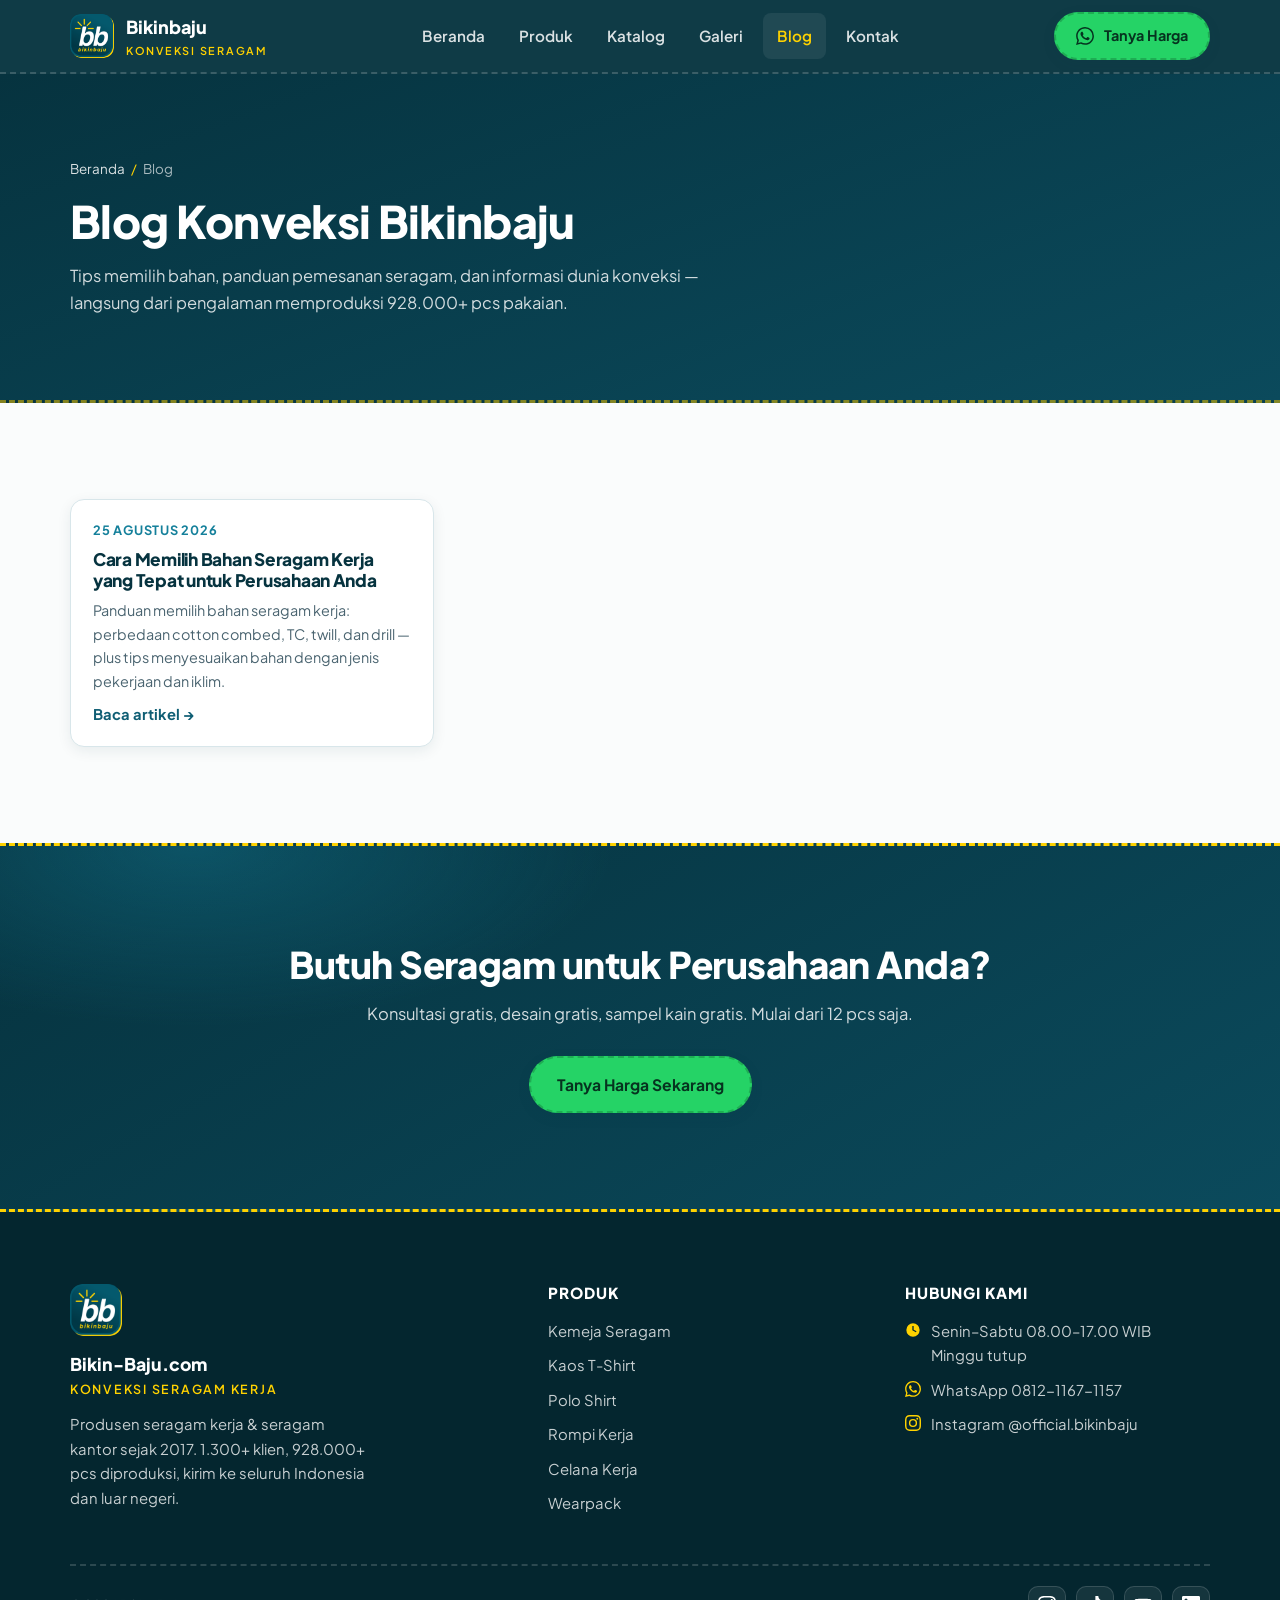
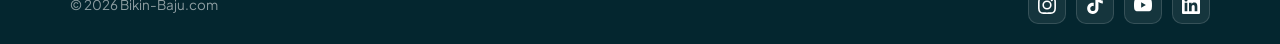
<file: blog/index.html>
<!DOCTYPE html>
<html lang="id">
<head>
  <meta charset="UTF-8">
  <meta name="viewport" content="width=device-width, initial-scale=1.0">
  <title>Blog Konveksi &amp; Seragam Kerja | Bikin-Baju.com</title>
  <meta name="description" content="Artikel seputar seragam kerja: tips memilih bahan, panduan pemesanan, tren seragam kantor, dan info konveksi dari Bikinbaju.">
  <link rel="canonical" href="https://bikin-baju.com/blog/">
  <meta name="robots" content="index, follow">
  <meta property="og:type" content="website">
  <meta property="og:site_name" content="Bikin-Baju.com">
  <meta property="og:title" content="Blog Konveksi &amp; Seragam Kerja | Bikin-Baju.com">
  <meta property="og:description" content="Tips memilih bahan, panduan pemesanan, dan info seragam kerja.">
  <meta property="og:url" content="https://bikin-baju.com/blog/">
  <meta property="og:image" content="https://bikin-baju.com/assets/img/og-image.jpg">
  <meta name="twitter:card" content="summary_large_image">
  <link rel="icon" type="image/png" sizes="32x32" href="/assets/img/favicon-32.png">
  <link rel="apple-touch-icon" href="/assets/img/apple-touch-icon.png">
  <link rel="preconnect" href="https://fonts.googleapis.com">
  <link rel="preconnect" href="https://fonts.gstatic.com" crossorigin>
  <link href="https://fonts.googleapis.com/css2?family=Plus+Jakarta+Sans:wght@400;500;700;800&display=swap" rel="stylesheet">
  <link rel="stylesheet" href="/assets/css/style.css">
</head>
<body>

  <header class="site-header">
    <div class="container header-inner">
      <a class="brand" href="/" aria-label="Bikin-Baju.com - Beranda">
        <img src="/assets/img/logo.png" alt="Logo Bikinbaju" width="44" height="44">
        <span>Bikinbaju<small>Konveksi Seragam</small></span>
      </a>
      <nav class="main-nav" aria-label="Navigasi utama">
        <ul>
          <li><a href="/">Beranda</a></li>
          <li><a href="/#produk">Produk</a></li>
          <li><a href="/#katalog">Katalog</a></li>
          <li><a href="/galeri/">Galeri</a></li>
          <li><a href="/blog/" aria-current="page">Blog</a></li>
          <li><a href="/kontak/">Kontak</a></li>
        </ul>
      </nav>
      <div class="header-cta">
        <a class="btn btn-wa" href="https://wa.me/6281211671157?text=Halo%20Bikinbaju%2C%20saya%20mau%20tanya%20harga%20seragam.%20Bisa%20dibantu%3F" rel="noopener" target="_blank"><svg width="18" height="18" viewBox="0 0 24 24" fill="currentColor" aria-hidden="true"><path d="M17.472 14.382c-.297-.149-1.758-.867-2.03-.967-.273-.099-.471-.148-.67.15-.197.297-.767.966-.94 1.164-.173.199-.347.223-.644.075-.297-.15-1.255-.463-2.39-1.475-.883-.788-1.48-1.761-1.653-2.059-.173-.297-.018-.458.13-.606.134-.133.297-.347.446-.52.149-.174.198-.298.297-.497.1-.198.05-.371-.025-.52-.074-.149-.669-1.612-.916-2.207-.242-.579-.487-.5-.669-.51-.173-.008-.371-.01-.57-.01-.198 0-.52.074-.792.372-.272.297-1.04 1.016-1.04 2.479 0 1.462 1.065 2.875 1.213 3.074.149.198 2.096 3.2 5.077 4.487.709.306 1.262.489 1.694.625.712.227 1.36.195 1.871.118.571-.085 1.758-.719 2.006-1.413.248-.694.248-1.289.173-1.413-.074-.124-.272-.198-.57-.347m-5.421 7.403h-.004a9.87 9.87 0 01-5.031-1.378l-.361-.214-3.741.982.998-3.648-.235-.374a9.86 9.86 0 01-1.51-5.26c.001-5.45 4.436-9.884 9.888-9.884 2.64 0 5.122 1.03 6.988 2.898a9.825 9.825 0 012.893 6.994c-.003 5.45-4.437 9.884-9.885 9.884m8.413-18.297A11.815 11.815 0 0012.05 0C5.495 0 .16 5.335.157 11.892c0 2.096.547 4.142 1.588 5.945L.057 24l6.305-1.654a11.882 11.882 0 005.683 1.448h.005c6.554 0 11.89-5.335 11.893-11.893a11.821 11.821 0 00-3.48-8.413z"/></svg><span>Tanya Harga</span></a>
        <button class="nav-toggle" aria-label="Buka menu navigasi" aria-expanded="false">
          <span></span><span></span><span></span>
        </button>
      </div>
    </div>
  </header>

  <main>

    <section class="page-hero">
      <div class="container">
        <nav class="breadcrumb" aria-label="Breadcrumb">
          <a href="/">Beranda</a><span aria-hidden="true">/</span>Blog
        </nav>
        <h1>Blog Konveksi Bikinbaju</h1>
        <p class="page-sub">Tips memilih bahan, panduan pemesanan seragam, dan informasi dunia konveksi — langsung dari pengalaman memproduksi 928.000+ pcs pakaian.</p>
      </div>
    </section>

    <section>
      <div class="container">
        <div class="post-list">
          <article class="post-card">
            <div class="body">
              <time datetime="2026-08-25">25 Agustus 2026</time>
              <h3><a href="/blog/cara-memilih-bahan-seragam-kerja/">Cara Memilih Bahan Seragam Kerja yang Tepat untuk Perusahaan Anda</a></h3>
              <p>Panduan memilih bahan seragam kerja: perbedaan cotton combed, TC, twill, dan drill — plus tips menyesuaikan bahan dengan jenis pekerjaan dan iklim.</p>
              <a class="card-link" href="/blog/cara-memilih-bahan-seragam-kerja/">Baca artikel →</a>
            </div>
          </article>
        </div>
      </div>
    </section>

    <section class="cta-band">
      <div class="container">
        <h2>Butuh Seragam untuk Perusahaan Anda?</h2>
        <p>Konsultasi gratis, desain gratis, sampel kain gratis. Mulai dari 12 pcs saja.</p>
        <div class="hero-actions">
          <a class="btn btn-wa" href="https://wa.me/6281211671157?text=Halo%20Bikinbaju%2C%20saya%20mau%20tanya%20harga%20seragam.%20Bisa%20dibantu%3F" rel="noopener" target="_blank">Tanya Harga Sekarang</a>
        </div>
      </div>
    </section>

  </main>

  <footer class="site-footer">
    <div class="container">
      <div class="footer-grid">
        <div class="footer-brand">
          <img src="/assets/img/logo.png" alt="Logo Bikinbaju" width="52" height="52">
          <p class="brand-name">Bikin-Baju.com<small>Konveksi Seragam Kerja</small></p>
          <p>Produsen seragam kerja &amp; seragam kantor sejak 2017. 1.300+ klien, 928.000+ pcs diproduksi, kirim ke seluruh Indonesia dan luar negeri.</p>
        </div>
        <div>
          <h3>Produk</h3>
          <ul class="footer-list">
            <li><a href="/produk/kemeja/">Kemeja Seragam</a></li>
            <li><a href="/produk/kaos-t-shirt/">Kaos T-Shirt</a></li>
            <li><a href="/produk/polo-shirt/">Polo Shirt</a></li>
            <li><a href="/produk/rompi/">Rompi Kerja</a></li>
            <li><a href="/produk/celana/">Celana Kerja</a></li>
            <li><a href="/produk/wearpack/">Wearpack</a></li>
          </ul>
        </div>
        <div>
          <h3>Hubungi Kami</h3>
          <ul class="footer-list footer-contact">
            <li>
              <svg width="16" height="16" viewBox="0 0 24 24" fill="currentColor" aria-hidden="true"><path d="M12 22a10 10 0 110-20 10 10 0 010 20zm1-10.41V6h-2v6.41l5.29 3.04 1-1.73L13 11.59z"/></svg>
              <span>Senin–Sabtu 08.00–17.00 WIB<br>Minggu tutup</span>
            </li>
            <li>
              <svg width="16" height="16" viewBox="0 0 24 24" fill="currentColor" aria-hidden="true"><path d="M17.472 14.382c-.297-.149-1.758-.867-2.03-.967-.273-.099-.471-.148-.67.15-.197.297-.767.966-.94 1.164-.173.199-.347.223-.644.075-.297-.15-1.255-.463-2.39-1.475-.883-.788-1.48-1.761-1.653-2.059-.173-.297-.018-.458.13-.606.134-.133.297-.347.446-.52.149-.174.198-.298.297-.497.1-.198.05-.371-.025-.52-.074-.149-.669-1.612-.916-2.207-.242-.579-.487-.5-.669-.51-.173-.008-.371-.01-.57-.01-.198 0-.52.074-.792.372-.272.297-1.04 1.016-1.04 2.479 0 1.462 1.065 2.875 1.213 3.074.149.198 2.096 3.2 5.077 4.487.709.306 1.262.489 1.694.625.712.227 1.36.195 1.871.118.571-.085 1.758-.719 2.006-1.413.248-.694.248-1.289.173-1.413-.074-.124-.272-.198-.57-.347m-5.421 7.403h-.004a9.87 9.87 0 01-5.031-1.378l-.361-.214-3.741.982.998-3.648-.235-.374a9.86 9.86 0 01-1.51-5.26c.001-5.45 4.436-9.884 9.888-9.884 2.64 0 5.122 1.03 6.988 2.898a9.825 9.825 0 012.893 6.994c-.003 5.45-4.437 9.884-9.885 9.884m8.413-18.297A11.815 11.815 0 0012.05 0C5.495 0 .16 5.335.157 11.892c0 2.096.547 4.142 1.588 5.945L.057 24l6.305-1.654a11.882 11.882 0 005.683 1.448h.005c6.554 0 11.89-5.335 11.893-11.893a11.821 11.821 0 00-3.48-8.413z"/></svg>
              <a href="https://wa.me/6281211671157" rel="noopener" target="_blank">WhatsApp 0812-1167-1157</a>
            </li>
            <li>
              <svg width="16" height="16" viewBox="0 0 24 24" fill="currentColor" aria-hidden="true"><path d="M12 2.163c3.204 0 3.584.012 4.85.07 3.252.148 4.771 1.691 4.919 4.919.058 1.265.069 1.645.069 4.849 0 3.205-.012 3.584-.069 4.849-.149 3.225-1.664 4.771-4.919 4.919-1.266.058-1.644.07-4.85.07-3.204 0-3.584-.012-4.849-.07-3.26-.149-4.771-1.699-4.919-4.92-.058-1.265-.07-1.644-.07-4.849 0-3.204.013-3.583.07-4.849.149-3.227 1.664-4.771 4.919-4.919 1.266-.057 1.645-.069 4.849-.069zm0-2.163c-3.259 0-3.667.014-4.947.072-4.358.2-6.78 2.618-6.98 6.98-.059 1.281-.073 1.689-.073 4.948 0 3.259.014 3.668.072 4.948.2 4.358 2.618 6.78 6.98 6.98 1.281.058 1.689.072 4.948.072 3.259 0 3.668-.014 4.948-.072 4.354-.2 6.782-2.618 6.979-6.98.059-1.28.073-1.689.073-4.948 0-3.259-.014-3.667-.072-4.947-.196-4.354-2.617-6.78-6.979-6.98-1.281-.059-1.69-.073-4.949-.073zm0 5.838a6.162 6.162 0 100 12.324 6.162 6.162 0 000-12.324zm0 10.162a4 4 0 110-8 4 4 0 010 8zm6.406-11.845a1.44 1.44 0 100 2.881 1.44 1.44 0 000-2.881z"/></svg>
              <a href="https://www.instagram.com/official.bikinbaju" rel="noopener" target="_blank">Instagram @official.bikinbaju</a>
            </li>
          </ul>
        </div>
      </div>
      <div class="footer-bottom">
        <p>© <span data-year>2026</span> Bikin-Baju.com</p>
        <div class="footer-social">
          <a href="https://www.instagram.com/official.bikinbaju" aria-label="Instagram Bikinbaju" rel="noopener" target="_blank"><svg width="18" height="18" viewBox="0 0 24 24" fill="currentColor"><path d="M12 2.163c3.204 0 3.584.012 4.85.07 3.252.148 4.771 1.691 4.919 4.919.058 1.265.069 1.645.069 4.849 0 3.205-.012 3.584-.069 4.849-.149 3.225-1.664 4.771-4.919 4.919-1.266.058-1.644.07-4.85.07-3.204 0-3.584-.012-4.849-.07-3.26-.149-4.771-1.699-4.919-4.92-.058-1.265-.07-1.644-.07-4.849 0-3.204.013-3.583.07-4.849.149-3.227 1.664-4.771 4.919-4.919 1.266-.057 1.645-.069 4.849-.069zm0-2.163c-3.259 0-3.667.014-4.947.072-4.358.2-6.78 2.618-6.98 6.98-.059 1.281-.073 1.689-.073 4.948 0 3.259.014 3.668.072 4.948.2 4.358 2.618 6.78 6.98 6.98 1.281.058 1.689.072 4.948.072 3.259 0 3.668-.014 4.948-.072 4.354-.2 6.782-2.618 6.979-6.98.059-1.28.073-1.689.073-4.948 0-3.259-.014-3.667-.072-4.947-.196-4.354-2.617-6.78-6.979-6.98-1.281-.059-1.69-.073-4.949-.073zm0 5.838a6.162 6.162 0 100 12.324 6.162 6.162 0 000-12.324zm0 10.162a4 4 0 110-8 4 4 0 010 8zm6.406-11.845a1.44 1.44 0 100 2.881 1.44 1.44 0 000-2.881z"/></svg></a>
          <a href="https://www.tiktok.com/@bikinbajucom" aria-label="TikTok Bikinbaju" rel="noopener" target="_blank"><svg width="18" height="18" viewBox="0 0 24 24" fill="currentColor"><path d="M12.525.02c1.31-.02 2.61-.01 3.91-.02.08 1.53.63 3.09 1.75 4.17 1.12 1.11 2.7 1.62 4.24 1.79v4.03c-1.44-.05-2.89-.35-4.2-.97-.57-.26-1.1-.59-1.62-.93-.01 2.92.01 5.84-.02 8.75-.08 1.4-.54 2.79-1.35 3.94-1.31 1.92-3.58 3.17-5.91 3.21-1.43.08-2.86-.31-4.08-1.03-2.02-1.19-3.44-3.37-3.65-5.71-.02-.5-.03-1-.01-1.49.18-1.9 1.12-3.72 2.58-4.96 1.66-1.44 3.98-2.13 6.15-1.72.02 1.48-.04 2.96-.04 4.44-.99-.32-2.15-.23-3.02.37-.63.41-1.11 1.04-1.36 1.75-.21.51-.15 1.07-.14 1.61.24 1.64 1.82 3.02 3.5 2.87 1.12-.01 2.19-.66 2.77-1.61.19-.33.4-.67.41-1.06.1-1.79.06-3.57.07-5.36.01-4.03-.01-8.05.02-12.07z"/></svg></a>
          <a href="https://www.youtube.com/@bikinbajucom" aria-label="YouTube Bikinbaju" rel="noopener" target="_blank"><svg width="18" height="18" viewBox="0 0 24 24" fill="currentColor"><path d="M23.498 6.186a3.016 3.016 0 00-2.122-2.136C19.505 3.545 12 3.545 12 3.545s-7.505 0-9.377.505A3.017 3.017 0 00.502 6.186C0 8.07 0 12 0 12s0 3.93.502 5.814a3.016 3.016 0 002.122 2.136c1.871.505 9.376.505 9.376.505s7.505 0 9.377-.505a3.015 3.015 0 002.122-2.136C24 15.93 24 12 24 12s0-3.93-.502-5.814zM9.545 15.568V8.432L15.818 12l-6.273 3.568z"/></svg></a>
          <a href="https://www.linkedin.com/company/bikinbaju/" aria-label="LinkedIn Bikinbaju" rel="noopener" target="_blank"><svg width="18" height="18" viewBox="0 0 24 24" fill="currentColor"><path d="M20.447 20.452h-3.554v-5.569c0-1.328-.027-3.037-1.852-3.037-1.853 0-2.136 1.445-2.136 2.939v5.667H9.351V9h3.414v1.561h.046c.477-.9 1.637-1.85 3.37-1.85 3.601 0 4.267 2.37 4.267 5.455v6.286zM5.337 7.433a2.062 2.062 0 01-2.063-2.065 2.064 2.064 0 112.063 2.065zm1.782 13.019H3.555V9h3.564v11.452zM22.225 0H1.771C.792 0 0 .774 0 1.729v20.542C0 23.227.792 24 1.771 24h20.451C23.2 24 24 23.227 24 22.271V1.729C24 .774 23.2 0 22.222 0h.003z"/></svg></a>
        </div>
      </div>
    </div>
  </footer>

  <script src="/assets/js/main.js" defer></script>
</body>
</html>
</file>
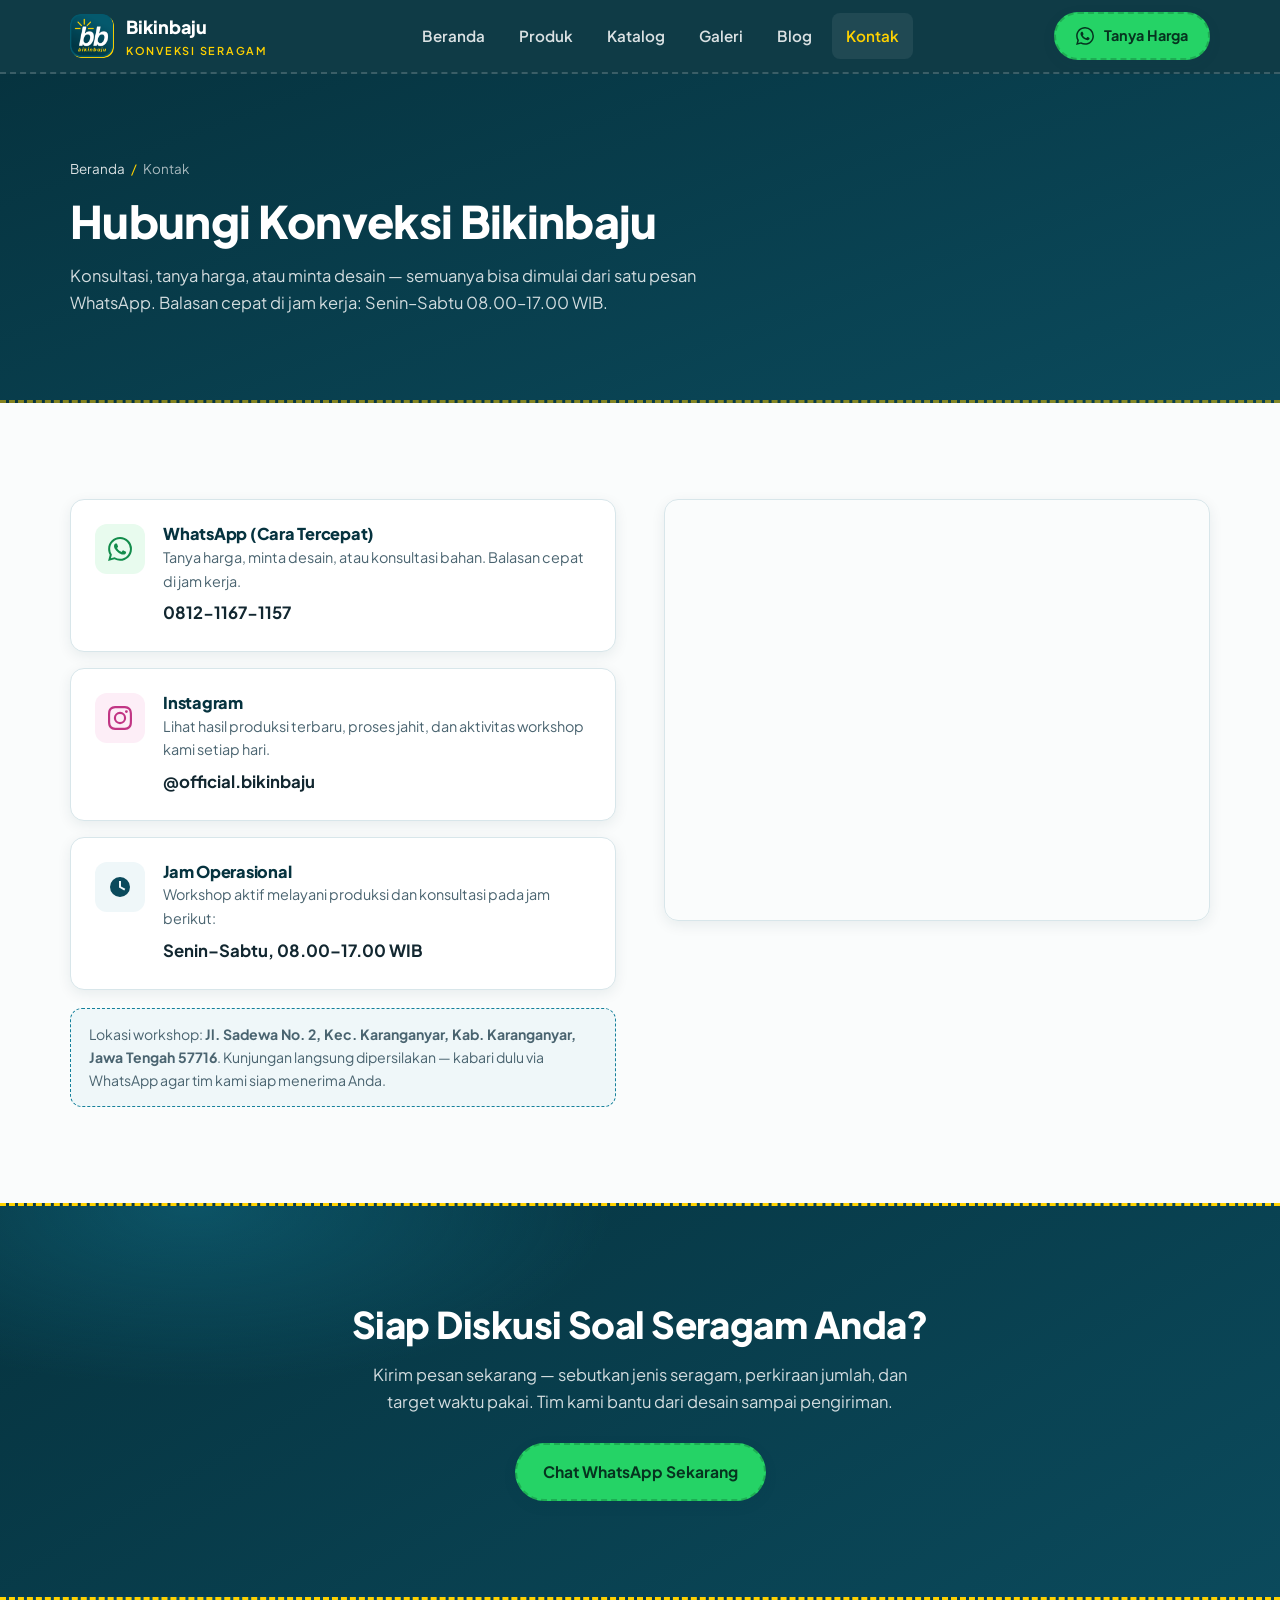
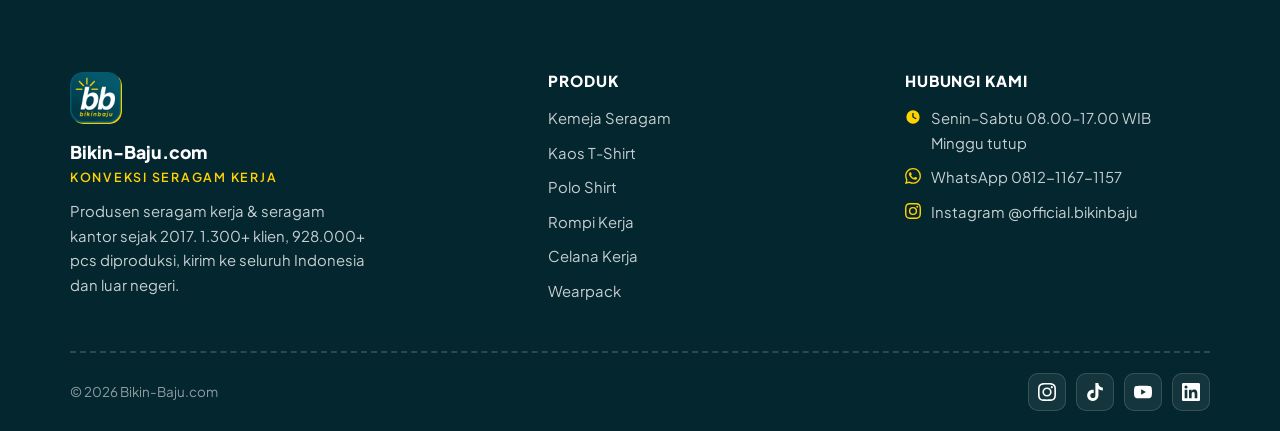
<file: kontak/index.html>
<!DOCTYPE html>
<html lang="id">
<head>
  <meta charset="UTF-8">
  <meta name="viewport" content="width=device-width, initial-scale=1.0">
  <title>Kontak Konveksi Bikinbaju — WhatsApp &amp; Instagram | Bikin-Baju.com</title>
  <meta name="description" content="Hubungi konveksi Bikinbaju via WhatsApp 0812-1167-1157 atau Instagram @official.bikinbaju. Buka Senin–Sabtu 08.00–17.00 WIB. Jl. Sadewa No. 2, Karanganyar, Jawa Tengah.">
  <link rel="canonical" href="https://bikin-baju.com/kontak/">
  <meta name="robots" content="index, follow">
  <meta property="og:type" content="website">
  <meta property="og:site_name" content="Bikin-Baju.com">
  <meta property="og:title" content="Kontak Konveksi Bikinbaju | Bikin-Baju.com">
  <meta property="og:description" content="Hubungi kami via WhatsApp 0812-1167-1157 atau Instagram @official.bikinbaju.">
  <meta property="og:url" content="https://bikin-baju.com/kontak/">
  <meta property="og:image" content="https://bikin-baju.com/assets/img/og-image.jpg">
  <meta name="twitter:card" content="summary_large_image">
  <link rel="icon" type="image/png" sizes="32x32" href="/assets/img/favicon-32.png">
  <link rel="apple-touch-icon" href="/assets/img/apple-touch-icon.png">
  <link rel="preconnect" href="https://fonts.googleapis.com">
  <link rel="preconnect" href="https://fonts.gstatic.com" crossorigin>
  <link href="https://fonts.googleapis.com/css2?family=Plus+Jakarta+Sans:wght@400;500;700;800&display=swap" rel="stylesheet">
  <link rel="stylesheet" href="/assets/css/style.css">
  <script type="application/ld+json">
  {
    "@context": "https://schema.org",
    "@type": "LocalBusiness",
    "@id": "https://bikin-baju.com/#bisnis",
    "name": "Bikin-Baju.com (Bikinbaju)",
    "url": "https://bikin-baju.com/",
    "telephone": "+6281211671157",
    "address": {
      "@type": "PostalAddress",
      "streetAddress": "Jl. Sadewa No. 2",
      "addressLocality": "Karanganyar",
      "addressRegion": "Jawa Tengah",
      "postalCode": "57716",
      "addressCountry": "ID"
    },
    "openingHoursSpecification": {
      "@type": "OpeningHoursSpecification",
      "dayOfWeek": ["Monday", "Tuesday", "Wednesday", "Thursday", "Friday", "Saturday"],
      "opens": "08:00",
      "closes": "17:00"
    },
    "sameAs": [
      "https://www.instagram.com/official.bikinbaju",
      "https://www.tiktok.com/@bikinbajucom",
      "https://www.youtube.com/@bikinbajucom",
      "https://www.linkedin.com/company/bikinbaju/"
    ]
  }
  </script>
  <script type="application/ld+json">
  {
    "@context": "https://schema.org",
    "@type": "BreadcrumbList",
    "itemListElement": [
      {"@type": "ListItem", "position": 1, "name": "Beranda", "item": "https://bikin-baju.com/"},
      {"@type": "ListItem", "position": 2, "name": "Kontak", "item": "https://bikin-baju.com/kontak/"}
    ]
  }
  </script>
</head>
<body>

  <header class="site-header">
    <div class="container header-inner">
      <a class="brand" href="/" aria-label="Bikin-Baju.com - Beranda">
        <img src="/assets/img/logo.png" alt="Logo Bikinbaju" width="44" height="44">
        <span>Bikinbaju<small>Konveksi Seragam</small></span>
      </a>
      <nav class="main-nav" aria-label="Navigasi utama">
        <ul>
          <li><a href="/">Beranda</a></li>
          <li><a href="/#produk">Produk</a></li>
          <li><a href="/#katalog">Katalog</a></li>
          <li><a href="/galeri/">Galeri</a></li>
          <li><a href="/blog/">Blog</a></li>
          <li><a href="/kontak/" aria-current="page">Kontak</a></li>
        </ul>
      </nav>
      <div class="header-cta">
        <a class="btn btn-wa" href="https://wa.me/6281211671157?text=Halo%20Bikinbaju%2C%20saya%20mau%20tanya%20harga%20seragam.%20Bisa%20dibantu%3F" rel="noopener" target="_blank">
          <svg width="18" height="18" viewBox="0 0 24 24" fill="currentColor" aria-hidden="true"><path d="M17.472 14.382c-.297-.149-1.758-.867-2.03-.967-.273-.099-.471-.148-.67.15-.197.297-.767.966-.94 1.164-.173.199-.347.223-.644.075-.297-.15-1.255-.463-2.39-1.475-.883-.788-1.48-1.761-1.653-2.059-.173-.297-.018-.458.13-.606.134-.133.297-.347.446-.52.149-.174.198-.298.297-.497.1-.198.05-.371-.025-.52-.074-.149-.669-1.612-.916-2.207-.242-.579-.487-.5-.669-.51-.173-.008-.371-.01-.57-.01-.198 0-.52.074-.792.372-.272.297-1.04 1.016-1.04 2.479 0 1.462 1.065 2.875 1.213 3.074.149.198 2.096 3.2 5.077 4.487.709.306 1.262.489 1.694.625.712.227 1.36.195 1.871.118.571-.085 1.758-.719 2.006-1.413.248-.694.248-1.289.173-1.413-.074-.124-.272-.198-.57-.347m-5.421 7.403h-.004a9.87 9.87 0 01-5.031-1.378l-.361-.214-3.741.982.998-3.648-.235-.374a9.86 9.86 0 01-1.51-5.26c.001-5.45 4.436-9.884 9.888-9.884 2.64 0 5.122 1.03 6.988 2.898a9.825 9.825 0 012.893 6.994c-.003 5.45-4.437 9.884-9.885 9.884m8.413-18.297A11.815 11.815 0 0012.05 0C5.495 0 .16 5.335.157 11.892c0 2.096.547 4.142 1.588 5.945L.057 24l6.305-1.654a11.882 11.882 0 005.683 1.448h.005c6.554 0 11.89-5.335 11.893-11.893a11.821 11.821 0 00-3.48-8.413z"/></svg>
          <span>Tanya Harga</span>
        </a>
        <button class="nav-toggle" aria-label="Buka menu navigasi" aria-expanded="false">
          <span></span><span></span><span></span>
        </button>
      </div>
    </div>
  </header>

  <main>

    <section class="page-hero">
      <div class="container">
        <nav class="breadcrumb" aria-label="Breadcrumb">
          <a href="/">Beranda</a><span aria-hidden="true">/</span>Kontak
        </nav>
        <h1>Hubungi Konveksi Bikinbaju</h1>
        <p class="page-sub">Konsultasi, tanya harga, atau minta desain — semuanya bisa dimulai dari satu pesan WhatsApp. Balasan cepat di jam kerja: Senin–Sabtu 08.00–17.00 WIB.</p>
      </div>
    </section>

    <section>
      <div class="container contact-grid">
        <div>
          <div class="contact-cards">
            <a class="contact-card wa" href="https://wa.me/6281211671157?text=Halo%20Bikinbaju%2C%20saya%20mau%20tanya%20harga%20seragam.%20Bisa%20dibantu%3F" rel="noopener" target="_blank">
              <div class="icon"><svg width="24" height="24" viewBox="0 0 24 24" fill="currentColor" aria-hidden="true"><path d="M17.472 14.382c-.297-.149-1.758-.867-2.03-.967-.273-.099-.471-.148-.67.15-.197.297-.767.966-.94 1.164-.173.199-.347.223-.644.075-.297-.15-1.255-.463-2.39-1.475-.883-.788-1.48-1.761-1.653-2.059-.173-.297-.018-.458.13-.606.134-.133.297-.347.446-.52.149-.174.198-.298.297-.497.1-.198.05-.371-.025-.52-.074-.149-.669-1.612-.916-2.207-.242-.579-.487-.5-.669-.51-.173-.008-.371-.01-.57-.01-.198 0-.52.074-.792.372-.272.297-1.04 1.016-1.04 2.479 0 1.462 1.065 2.875 1.213 3.074.149.198 2.096 3.2 5.077 4.487.709.306 1.262.489 1.694.625.712.227 1.36.195 1.871.118.571-.085 1.758-.719 2.006-1.413.248-.694.248-1.289.173-1.413-.074-.124-.272-.198-.57-.347m-5.421 7.403h-.004a9.87 9.87 0 01-5.031-1.378l-.361-.214-3.741.982.998-3.648-.235-.374a9.86 9.86 0 01-1.51-5.26c.001-5.45 4.436-9.884 9.888-9.884 2.64 0 5.122 1.03 6.988 2.898a9.825 9.825 0 012.893 6.994c-.003 5.45-4.437 9.884-9.885 9.884m8.413-18.297A11.815 11.815 0 0012.05 0C5.495 0 .16 5.335.157 11.892c0 2.096.547 4.142 1.588 5.945L.057 24l6.305-1.654a11.882 11.882 0 005.683 1.448h.005c6.554 0 11.89-5.335 11.893-11.893a11.821 11.821 0 00-3.48-8.413z"/></svg></div>
              <div>
                <h3>WhatsApp (Cara Tercepat)</h3>
                <p>Tanya harga, minta desain, atau konsultasi bahan. Balasan cepat di jam kerja.</p>
                <span class="value">0812-1167-1157</span>
              </div>
            </a>
            <a class="contact-card ig" href="https://www.instagram.com/official.bikinbaju" rel="noopener" target="_blank">
              <div class="icon"><svg width="24" height="24" viewBox="0 0 24 24" fill="currentColor" aria-hidden="true"><path d="M12 2.163c3.204 0 3.584.012 4.85.07 3.252.148 4.771 1.691 4.919 4.919.058 1.265.069 1.645.069 4.849 0 3.205-.012 3.584-.069 4.849-.149 3.225-1.664 4.771-4.919 4.919-1.266.058-1.644.07-4.85.07-3.204 0-3.584-.012-4.849-.07-3.26-.149-4.771-1.699-4.919-4.92-.058-1.265-.07-1.644-.07-4.849 0-3.204.013-3.583.07-4.849.149-3.227 1.664-4.771 4.919-4.919 1.266-.057 1.645-.069 4.849-.069zm0-2.163c-3.259 0-3.667.014-4.947.072-4.358.2-6.78 2.618-6.98 6.98-.059 1.281-.073 1.689-.073 4.948 0 3.259.014 3.668.072 4.948.2 4.358 2.618 6.78 6.98 6.98 1.281.058 1.689.072 4.948.072 3.259 0 3.668-.014 4.948-.072 4.354-.2 6.782-2.618 6.979-6.98.059-1.28.073-1.689.073-4.948 0-3.259-.014-3.667-.072-4.947-.196-4.354-2.617-6.78-6.979-6.98-1.281-.059-1.69-.073-4.949-.073zm0 5.838a6.162 6.162 0 100 12.324 6.162 6.162 0 000-12.324zm0 10.162a4 4 0 110-8 4 4 0 010 8zm6.406-11.845a1.44 1.44 0 100 2.881 1.44 1.44 0 000-2.881z"/></svg></div>
              <div>
                <h3>Instagram</h3>
                <p>Lihat hasil produksi terbaru, proses jahit, dan aktivitas workshop kami setiap hari.</p>
                <span class="value">@official.bikinbaju</span>
              </div>
            </a>
            <div class="contact-card">
              <div class="icon"><svg width="24" height="24" viewBox="0 0 24 24" fill="currentColor" aria-hidden="true"><path d="M12 22a10 10 0 110-20 10 10 0 010 20zm1-10.41V6h-2v6.41l5.29 3.04 1-1.73L13 11.59z"/></svg></div>
              <div>
                <h3>Jam Operasional</h3>
                <p>Workshop aktif melayani produksi dan konsultasi pada jam berikut:</p>
                <span class="value">Senin–Sabtu, 08.00–17.00 WIB</span>
              </div>
            </div>
          </div>
          <p class="contact-note">Lokasi workshop: <strong>Jl. Sadewa No. 2, Kec. Karanganyar, Kab. Karanganyar, Jawa Tengah 57716</strong>. Kunjungan langsung dipersilakan — kabari dulu via WhatsApp agar tim kami siap menerima Anda.</p>
        </div>
        <div class="map-embed">
          <iframe
            src="https://maps.google.com/maps?q=Jl.%20Sadewa%20No.2%20Karanganyar%20Jawa%20Tengah&t=&z=15&ie=UTF8&iwloc=&output=embed"
            loading="lazy"
            referrerpolicy="no-referrer-when-downgrade"
            title="Peta lokasi workshop Bikinbaju di Karanganyar"
            allowfullscreen></iframe>
        </div>
      </div>
    </section>

    <section class="cta-band">
      <div class="container">
        <h2>Siap Diskusi Soal Seragam Anda?</h2>
        <p>Kirim pesan sekarang — sebutkan jenis seragam, perkiraan jumlah, dan target waktu pakai. Tim kami bantu dari desain sampai pengiriman.</p>
        <div class="hero-actions">
          <a class="btn btn-wa" href="https://wa.me/6281211671157?text=Halo%20Bikinbaju%2C%20saya%20mau%20konsultasi%20seragam%20perusahaan.%20Bisa%20dibantu%3F" rel="noopener" target="_blank">Chat WhatsApp Sekarang</a>
        </div>
      </div>
    </section>

  </main>

  <footer class="site-footer">
    <div class="container">
      <div class="footer-grid">
        <div class="footer-brand">
          <img src="/assets/img/logo.png" alt="Logo Bikinbaju" width="52" height="52">
          <p class="brand-name">Bikin-Baju.com<small>Konveksi Seragam Kerja</small></p>
          <p>Produsen seragam kerja &amp; seragam kantor sejak 2017. 1.300+ klien, 928.000+ pcs diproduksi, kirim ke seluruh Indonesia dan luar negeri.</p>
        </div>
        <div>
          <h3>Produk</h3>
          <ul class="footer-list">
            <li><a href="/produk/kemeja/">Kemeja Seragam</a></li>
            <li><a href="/produk/kaos-t-shirt/">Kaos T-Shirt</a></li>
            <li><a href="/produk/polo-shirt/">Polo Shirt</a></li>
            <li><a href="/produk/rompi/">Rompi Kerja</a></li>
            <li><a href="/produk/celana/">Celana Kerja</a></li>
            <li><a href="/produk/wearpack/">Wearpack</a></li>
          </ul>
        </div>
        <div>
          <h3>Hubungi Kami</h3>
          <ul class="footer-list footer-contact">
            <li>
              <svg width="16" height="16" viewBox="0 0 24 24" fill="currentColor" aria-hidden="true"><path d="M12 22a10 10 0 110-20 10 10 0 010 20zm1-10.41V6h-2v6.41l5.29 3.04 1-1.73L13 11.59z"/></svg>
              <span>Senin–Sabtu 08.00–17.00 WIB<br>Minggu tutup</span>
            </li>
            <li>
              <svg width="16" height="16" viewBox="0 0 24 24" fill="currentColor" aria-hidden="true"><path d="M17.472 14.382c-.297-.149-1.758-.867-2.03-.967-.273-.099-.471-.148-.67.15-.197.297-.767.966-.94 1.164-.173.199-.347.223-.644.075-.297-.15-1.255-.463-2.39-1.475-.883-.788-1.48-1.761-1.653-2.059-.173-.297-.018-.458.13-.606.134-.133.297-.347.446-.52.149-.174.198-.298.297-.497.1-.198.05-.371-.025-.52-.074-.149-.669-1.612-.916-2.207-.242-.579-.487-.5-.669-.51-.173-.008-.371-.01-.57-.01-.198 0-.52.074-.792.372-.272.297-1.04 1.016-1.04 2.479 0 1.462 1.065 2.875 1.213 3.074.149.198 2.096 3.2 5.077 4.487.709.306 1.262.489 1.694.625.712.227 1.36.195 1.871.118.571-.085 1.758-.719 2.006-1.413.248-.694.248-1.289.173-1.413-.074-.124-.272-.198-.57-.347m-5.421 7.403h-.004a9.87 9.87 0 01-5.031-1.378l-.361-.214-3.741.982.998-3.648-.235-.374a9.86 9.86 0 01-1.51-5.26c.001-5.45 4.436-9.884 9.888-9.884 2.64 0 5.122 1.03 6.988 2.898a9.825 9.825 0 012.893 6.994c-.003 5.45-4.437 9.884-9.885 9.884m8.413-18.297A11.815 11.815 0 0012.05 0C5.495 0 .16 5.335.157 11.892c0 2.096.547 4.142 1.588 5.945L.057 24l6.305-1.654a11.882 11.882 0 005.683 1.448h.005c6.554 0 11.89-5.335 11.893-11.893a11.821 11.821 0 00-3.48-8.413z"/></svg>
              <a href="https://wa.me/6281211671157" rel="noopener" target="_blank">WhatsApp 0812-1167-1157</a>
            </li>
            <li>
              <svg width="16" height="16" viewBox="0 0 24 24" fill="currentColor" aria-hidden="true"><path d="M12 2.163c3.204 0 3.584.012 4.85.07 3.252.148 4.771 1.691 4.919 4.919.058 1.265.069 1.645.069 4.849 0 3.205-.012 3.584-.069 4.849-.149 3.225-1.664 4.771-4.919 4.919-1.266.058-1.644.07-4.85.07-3.204 0-3.584-.012-4.849-.07-3.26-.149-4.771-1.699-4.919-4.92-.058-1.265-.07-1.644-.07-4.849 0-3.204.013-3.583.07-4.849.149-3.227 1.664-4.771 4.919-4.919 1.266-.057 1.645-.069 4.849-.069zm0-2.163c-3.259 0-3.667.014-4.947.072-4.358.2-6.78 2.618-6.98 6.98-.059 1.281-.073 1.689-.073 4.948 0 3.259.014 3.668.072 4.948.2 4.358 2.618 6.78 6.98 6.98 1.281.058 1.689.072 4.948.072 3.259 0 3.668-.014 4.948-.072 4.354-.2 6.782-2.618 6.979-6.98.059-1.28.073-1.689.073-4.948 0-3.259-.014-3.667-.072-4.947-.196-4.354-2.617-6.78-6.979-6.98-1.281-.059-1.69-.073-4.949-.073zm0 5.838a6.162 6.162 0 100 12.324 6.162 6.162 0 000-12.324zm0 10.162a4 4 0 110-8 4 4 0 010 8zm6.406-11.845a1.44 1.44 0 100 2.881 1.44 1.44 0 000-2.881z"/></svg>
              <a href="https://www.instagram.com/official.bikinbaju" rel="noopener" target="_blank">Instagram @official.bikinbaju</a>
            </li>
          </ul>
        </div>
      </div>
      <div class="footer-bottom">
        <p>© <span data-year>2026</span> Bikin-Baju.com</p>
        <div class="footer-social">
          <a href="https://www.instagram.com/official.bikinbaju" aria-label="Instagram Bikinbaju" rel="noopener" target="_blank"><svg width="18" height="18" viewBox="0 0 24 24" fill="currentColor"><path d="M12 2.163c3.204 0 3.584.012 4.85.07 3.252.148 4.771 1.691 4.919 4.919.058 1.265.069 1.645.069 4.849 0 3.205-.012 3.584-.069 4.849-.149 3.225-1.664 4.771-4.919 4.919-1.266.058-1.644.07-4.85.07-3.204 0-3.584-.012-4.849-.07-3.26-.149-4.771-1.699-4.919-4.92-.058-1.265-.07-1.644-.07-4.849 0-3.204.013-3.583.07-4.849.149-3.227 1.664-4.771 4.919-4.919 1.266-.057 1.645-.069 4.849-.069zm0-2.163c-3.259 0-3.667.014-4.947.072-4.358.2-6.78 2.618-6.98 6.98-.059 1.281-.073 1.689-.073 4.948 0 3.259.014 3.668.072 4.948.2 4.358 2.618 6.78 6.98 6.98 1.281.058 1.689.072 4.948.072 3.259 0 3.668-.014 4.948-.072 4.354-.2 6.782-2.618 6.979-6.98.059-1.28.073-1.689.073-4.948 0-3.259-.014-3.667-.072-4.947-.196-4.354-2.617-6.78-6.979-6.98-1.281-.059-1.69-.073-4.949-.073zm0 5.838a6.162 6.162 0 100 12.324 6.162 6.162 0 000-12.324zm0 10.162a4 4 0 110-8 4 4 0 010 8zm6.406-11.845a1.44 1.44 0 100 2.881 1.44 1.44 0 000-2.881z"/></svg></a>
          <a href="https://www.tiktok.com/@bikinbajucom" aria-label="TikTok Bikinbaju" rel="noopener" target="_blank"><svg width="18" height="18" viewBox="0 0 24 24" fill="currentColor"><path d="M12.525.02c1.31-.02 2.61-.01 3.91-.02.08 1.53.63 3.09 1.75 4.17 1.12 1.11 2.7 1.62 4.24 1.79v4.03c-1.44-.05-2.89-.35-4.2-.97-.57-.26-1.1-.59-1.62-.93-.01 2.92.01 5.84-.02 8.75-.08 1.4-.54 2.79-1.35 3.94-1.31 1.92-3.58 3.17-5.91 3.21-1.43.08-2.86-.31-4.08-1.03-2.02-1.19-3.44-3.37-3.65-5.71-.02-.5-.03-1-.01-1.49.18-1.9 1.12-3.72 2.58-4.96 1.66-1.44 3.98-2.13 6.15-1.72.02 1.48-.04 2.96-.04 4.44-.99-.32-2.15-.23-3.02.37-.63.41-1.11 1.04-1.36 1.75-.21.51-.15 1.07-.14 1.61.24 1.64 1.82 3.02 3.5 2.87 1.12-.01 2.19-.66 2.77-1.61.19-.33.4-.67.41-1.06.1-1.79.06-3.57.07-5.36.01-4.03-.01-8.05.02-12.07z"/></svg></a>
          <a href="https://www.youtube.com/@bikinbajucom" aria-label="YouTube Bikinbaju" rel="noopener" target="_blank"><svg width="18" height="18" viewBox="0 0 24 24" fill="currentColor"><path d="M23.498 6.186a3.016 3.016 0 00-2.122-2.136C19.505 3.545 12 3.545 12 3.545s-7.505 0-9.377.505A3.017 3.017 0 00.502 6.186C0 8.07 0 12 0 12s0 3.93.502 5.814a3.016 3.016 0 002.122 2.136c1.871.505 9.376.505 9.376.505s7.505 0 9.377-.505a3.015 3.015 0 002.122-2.136C24 15.93 24 12 24 12s0-3.93-.502-5.814zM9.545 15.568V8.432L15.818 12l-6.273 3.568z"/></svg></a>
          <a href="https://www.linkedin.com/company/bikinbaju/" aria-label="LinkedIn Bikinbaju" rel="noopener" target="_blank"><svg width="18" height="18" viewBox="0 0 24 24" fill="currentColor"><path d="M20.447 20.452h-3.554v-5.569c0-1.328-.027-3.037-1.852-3.037-1.853 0-2.136 1.445-2.136 2.939v5.667H9.351V9h3.414v1.561h.046c.477-.9 1.637-1.85 3.37-1.85 3.601 0 4.267 2.37 4.267 5.455v6.286zM5.337 7.433a2.062 2.062 0 01-2.063-2.065 2.064 2.064 0 112.063 2.065zm1.782 13.019H3.555V9h3.564v11.452zM22.225 0H1.771C.792 0 0 .774 0 1.729v20.542C0 23.227.792 24 1.771 24h20.451C23.2 24 24 23.227 24 22.271V1.729C24 .774 23.2 0 22.222 0h.003z"/></svg></a>
        </div>
      </div>
    </div>
  </footer>

  <script src="/assets/js/main.js" defer></script>
</body>
</html>
</file>
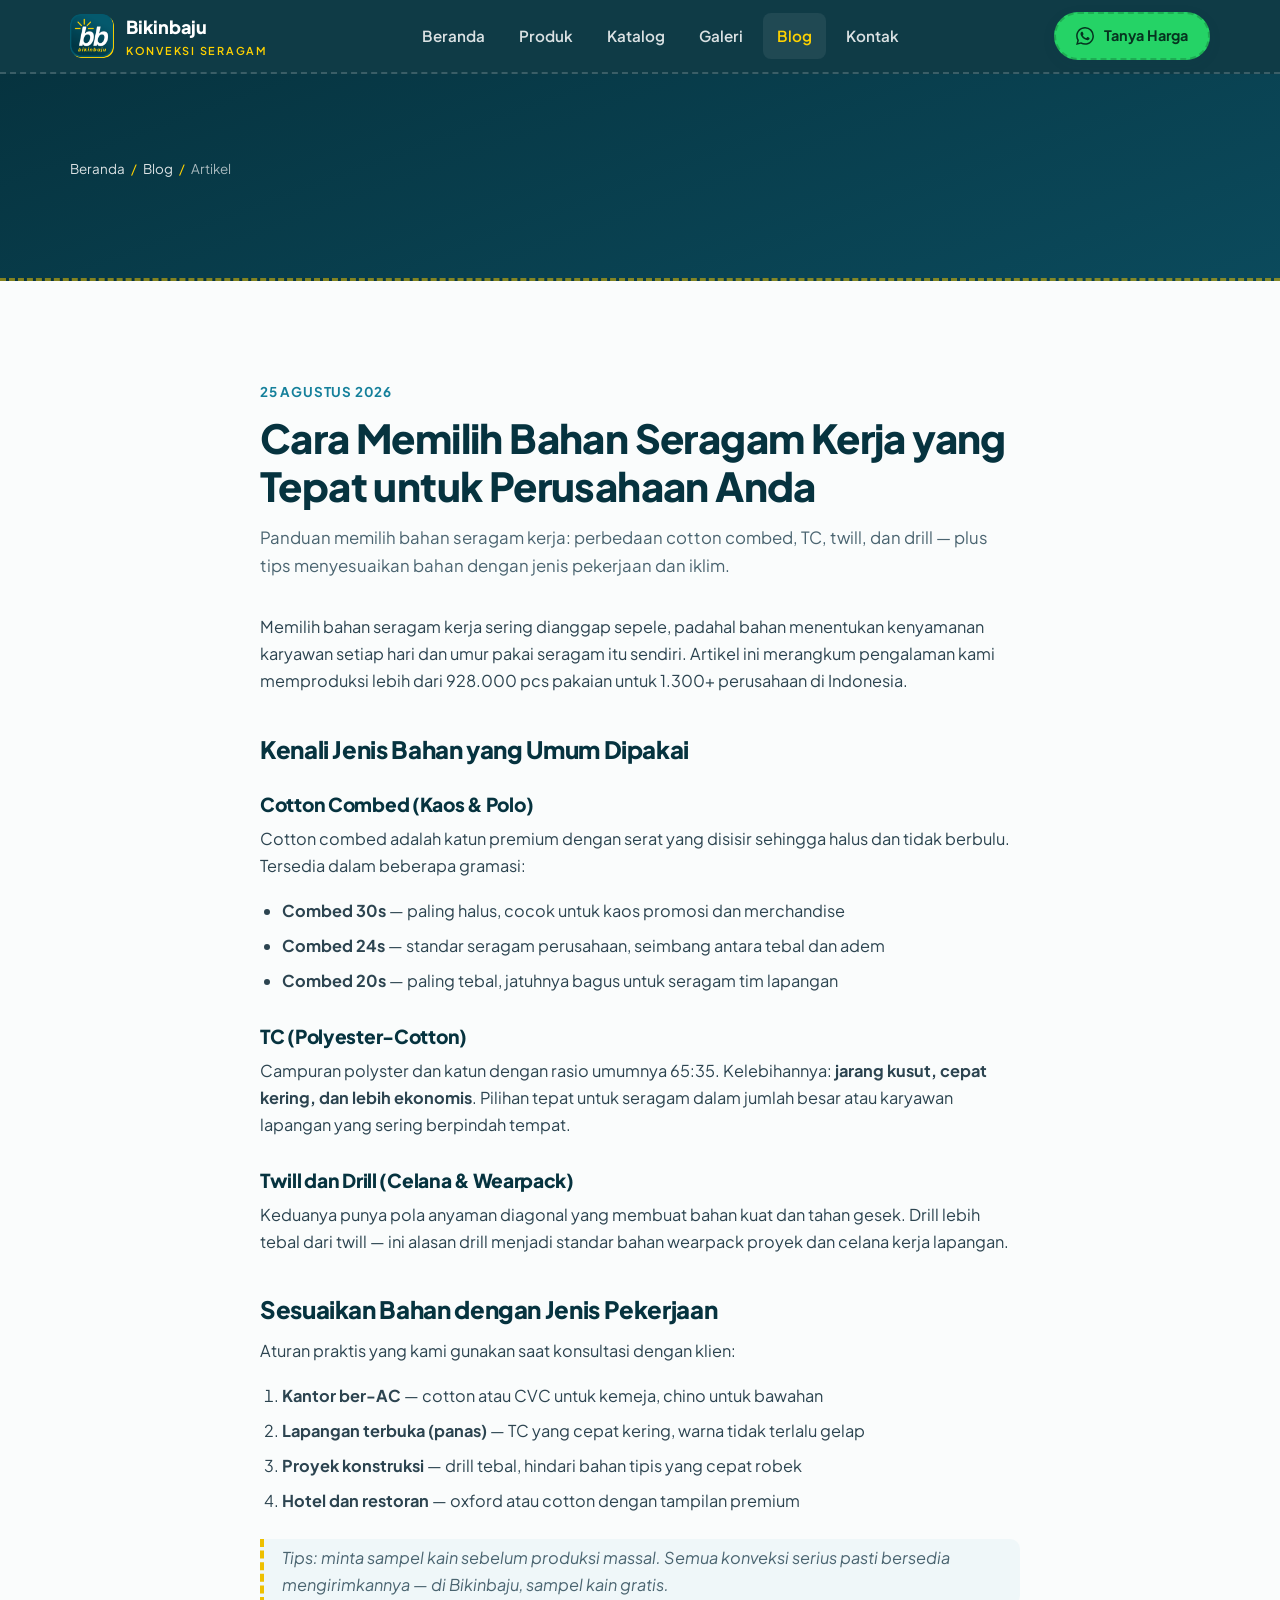
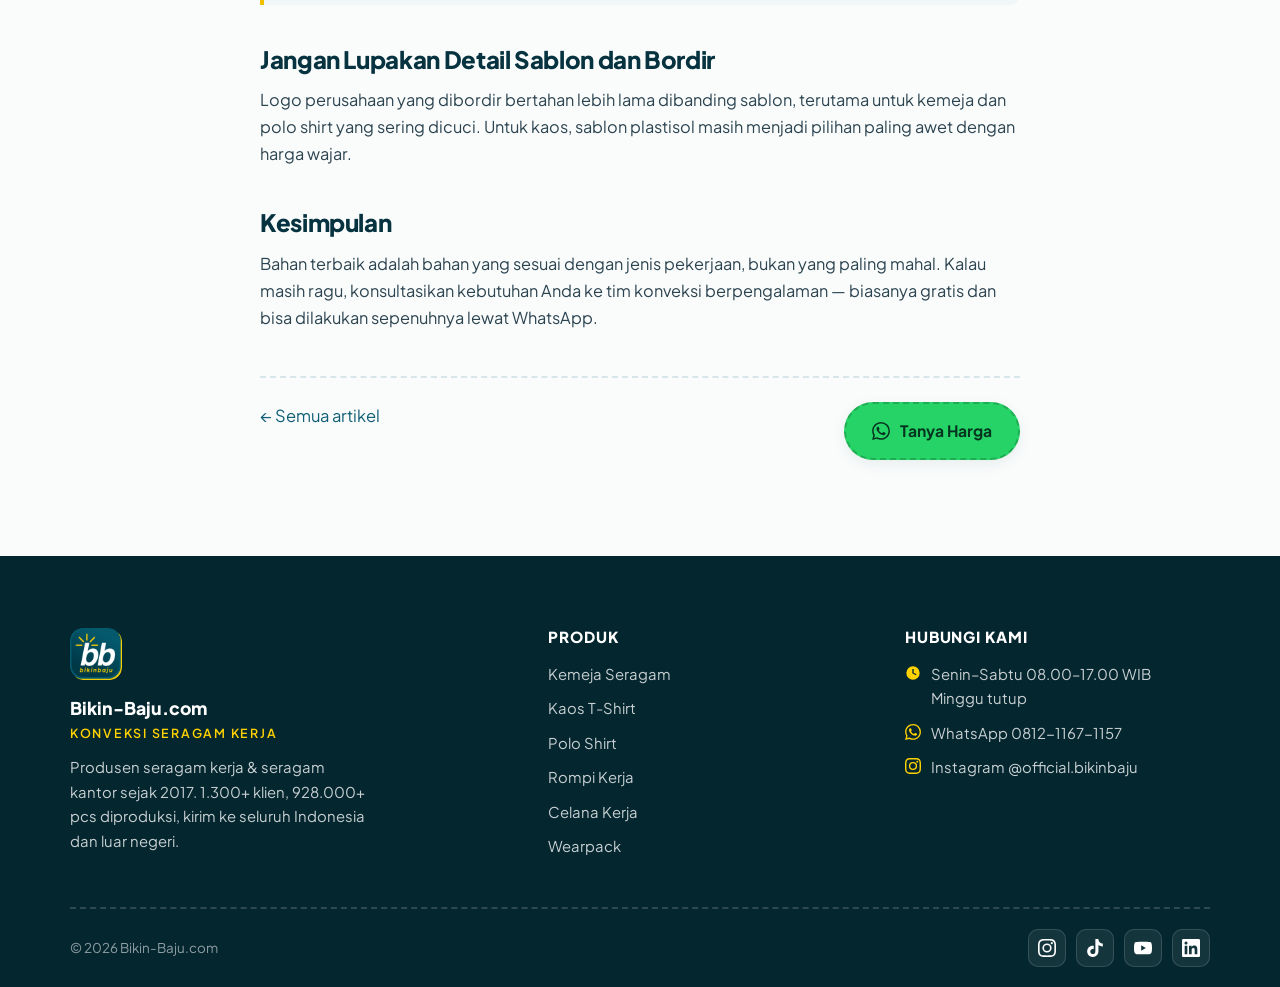
<file: blog/cara-memilih-bahan-seragam-kerja/index.html>
<!DOCTYPE html>
<html lang="id">
<head>
  <meta charset="UTF-8">
  <meta name="viewport" content="width=device-width, initial-scale=1.0">
  <title>Cara Memilih Bahan Seragam Kerja yang Tepat untuk Perusahaan Anda | Blog Bikin-Baju.com</title>
  <meta name="description" content="Panduan memilih bahan seragam kerja: perbedaan cotton combed, TC, twill, dan drill — plus tips menyesuaikan bahan dengan jenis pekerjaan dan iklim.">
  <link rel="canonical" href="https://bikin-baju.com/blog/cara-memilih-bahan-seragam-kerja/">
  <meta name="robots" content="index, follow">
  <meta property="og:type" content="article">
  <meta property="og:site_name" content="Bikin-Baju.com">
  <meta property="og:title" content="Cara Memilih Bahan Seragam Kerja yang Tepat untuk Perusahaan Anda">
  <meta property="og:description" content="Panduan memilih bahan seragam kerja: perbedaan cotton combed, TC, twill, dan drill — plus tips menyesuaikan bahan dengan jenis pekerjaan dan iklim.">
  <meta property="og:url" content="https://bikin-baju.com/blog/cara-memilih-bahan-seragam-kerja/">
  <meta property="og:image" content="https://bikin-baju.com/assets/img/og-image.jpg">
  <meta property="article:published_time" content="2026-08-25">
  <meta name="twitter:card" content="summary_large_image">
  <link rel="icon" type="image/png" sizes="32x32" href="/assets/img/favicon-32.png">
  <link rel="apple-touch-icon" href="/assets/img/apple-touch-icon.png">
  <link rel="preconnect" href="https://fonts.googleapis.com">
  <link rel="preconnect" href="https://fonts.gstatic.com" crossorigin>
  <link href="https://fonts.googleapis.com/css2?family=Plus+Jakarta+Sans:wght@400;500;700;800&display=swap" rel="stylesheet">
  <link rel="stylesheet" href="/assets/css/style.css">
  <script type="application/ld+json">{"@context": "https://schema.org", "@type": "Article", "headline": "Cara Memilih Bahan Seragam Kerja yang Tepat untuk Perusahaan Anda", "description": "Panduan memilih bahan seragam kerja: perbedaan cotton combed, TC, twill, dan drill — plus tips menyesuaikan bahan dengan jenis pekerjaan dan iklim.", "datePublished": "2026-08-25", "inLanguage": "id", "author": {"@id": "https://bikin-baju.com/#bisnis"}, "publisher": {"@id": "https://bikin-baju.com/#bisnis"}, "mainEntityOfPage": "https://bikin-baju.com/blog/cara-memilih-bahan-seragam-kerja/", "image": "https://bikin-baju.com/assets/img/og-image.jpg"}</script>
</head>
<body>

  <header class="site-header">
    <div class="container header-inner">
      <a class="brand" href="/" aria-label="Bikin-Baju.com - Beranda">
        <img src="/assets/img/logo.png" alt="Logo Bikinbaju" width="44" height="44">
        <span>Bikinbaju<small>Konveksi Seragam</small></span>
      </a>
      <nav class="main-nav" aria-label="Navigasi utama">
        <ul>
          <li><a href="/">Beranda</a></li>
          <li><a href="/#produk">Produk</a></li>
          <li><a href="/#katalog">Katalog</a></li>
          <li><a href="/galeri/">Galeri</a></li>
          <li><a href="/blog/" aria-current="page">Blog</a></li>
          <li><a href="/kontak/">Kontak</a></li>
        </ul>
      </nav>
      <div class="header-cta">
        <a class="btn btn-wa" href="https://wa.me/6281211671157?text=Halo%20Bikinbaju%2C%20saya%20mau%20tanya%20harga%20seragam.%20Bisa%20dibantu%3F" rel="noopener" target="_blank"><svg width="18" height="18" viewBox="0 0 24 24" fill="currentColor" aria-hidden="true"><path d="M17.472 14.382c-.297-.149-1.758-.867-2.03-.967-.273-.099-.471-.148-.67.15-.197.297-.767.966-.94 1.164-.173.199-.347.223-.644.075-.297-.15-1.255-.463-2.39-1.475-.883-.788-1.48-1.761-1.653-2.059-.173-.297-.018-.458.13-.606.134-.133.297-.347.446-.52.149-.174.198-.298.297-.497.1-.198.05-.371-.025-.52-.074-.149-.669-1.612-.916-2.207-.242-.579-.487-.5-.669-.51-.173-.008-.371-.01-.57-.01-.198 0-.52.074-.792.372-.272.297-1.04 1.016-1.04 2.479 0 1.462 1.065 2.875 1.213 3.074.149.198 2.096 3.2 5.077 4.487.709.306 1.262.489 1.694.625.712.227 1.36.195 1.871.118.571-.085 1.758-.719 2.006-1.413.248-.694.248-1.289.173-1.413-.074-.124-.272-.198-.57-.347m-5.421 7.403h-.004a9.87 9.87 0 01-5.031-1.378l-.361-.214-3.741.982.998-3.648-.235-.374a9.86 9.86 0 01-1.51-5.26c.001-5.45 4.436-9.884 9.888-9.884 2.64 0 5.122 1.03 6.988 2.898a9.825 9.825 0 012.893 6.994c-.003 5.45-4.437 9.884-9.885 9.884m8.413-18.297A11.815 11.815 0 0012.05 0C5.495 0 .16 5.335.157 11.892c0 2.096.547 4.142 1.588 5.945L.057 24l6.305-1.654a11.882 11.882 0 005.683 1.448h.005c6.554 0 11.89-5.335 11.893-11.893a11.821 11.821 0 00-3.48-8.413z"/></svg><span>Tanya Harga</span></a>
        <button class="nav-toggle" aria-label="Buka menu navigasi" aria-expanded="false">
          <span></span><span></span><span></span>
        </button>
      </div>
    </div>
  </header>

  <main>
    <section class="page-hero">
      <div class="container">
        <nav class="breadcrumb" aria-label="Breadcrumb">
          <a href="/">Beranda</a><span aria-hidden="true">/</span><a href="/blog/">Blog</a><span aria-hidden="true">/</span>Artikel
        </nav>
      </div>
    </section>

    <section>
      <div class="container">
        <article class="article">
          <header class="article-header">
            <time datetime="2026-08-25">25 Agustus 2026</time>
            <h1>Cara Memilih Bahan Seragam Kerja yang Tepat untuk Perusahaan Anda</h1>
            <p class="lead">Panduan memilih bahan seragam kerja: perbedaan cotton combed, TC, twill, dan drill — plus tips menyesuaikan bahan dengan jenis pekerjaan dan iklim.</p>
          </header>
          <div class="article-body">
<p>Memilih bahan seragam kerja sering dianggap sepele, padahal bahan menentukan kenyamanan karyawan setiap hari dan umur pakai seragam itu sendiri. Artikel ini merangkum pengalaman kami memproduksi lebih dari 928.000 pcs pakaian untuk 1.300+ perusahaan di Indonesia.</p>
<h2>Kenali Jenis Bahan yang Umum Dipakai</h2>
<h3>Cotton Combed (Kaos &amp; Polo)</h3>
<p>Cotton combed adalah katun premium dengan serat yang disisir sehingga halus dan tidak berbulu. Tersedia dalam beberapa gramasi:</p>
<ul><li><strong>Combed 30s</strong> — paling halus, cocok untuk kaos promosi dan merchandise</li><li><strong>Combed 24s</strong> — standar seragam perusahaan, seimbang antara tebal dan adem</li><li><strong>Combed 20s</strong> — paling tebal, jatuhnya bagus untuk seragam tim lapangan</li></ul>
<h3>TC (Polyester-Cotton)</h3>
<p>Campuran polyster dan katun dengan rasio umumnya 65:35. Kelebihannya: <strong>jarang kusut, cepat kering, dan lebih ekonomis</strong>. Pilihan tepat untuk seragam dalam jumlah besar atau karyawan lapangan yang sering berpindah tempat.</p>
<h3>Twill dan Drill (Celana &amp; Wearpack)</h3>
<p>Keduanya punya pola anyaman diagonal yang membuat bahan kuat dan tahan gesek. Drill lebih tebal dari twill — ini alasan drill menjadi standar bahan wearpack proyek dan celana kerja lapangan.</p>
<h2>Sesuaikan Bahan dengan Jenis Pekerjaan</h2>
<p>Aturan praktis yang kami gunakan saat konsultasi dengan klien:</p>
<ol><li><strong>Kantor ber-AC</strong> — cotton atau CVC untuk kemeja, chino untuk bawahan</li><li><strong>Lapangan terbuka (panas)</strong> — TC yang cepat kering, warna tidak terlalu gelap</li><li><strong>Proyek konstruksi</strong> — drill tebal, hindari bahan tipis yang cepat robek</li><li><strong>Hotel dan restoran</strong> — oxford atau cotton dengan tampilan premium</li></ol>
<blockquote>Tips: minta sampel kain sebelum produksi massal. Semua konveksi serius pasti bersedia mengirimkannya — di Bikinbaju, sampel kain gratis.</blockquote>
<h2>Jangan Lupakan Detail Sablon dan Bordir</h2>
<p>Logo perusahaan yang dibordir bertahan lebih lama dibanding sablon, terutama untuk kemeja dan polo shirt yang sering dicuci. Untuk kaos, sablon plastisol masih menjadi pilihan paling awet dengan harga wajar.</p>
<h2>Kesimpulan</h2>
<p>Bahan terbaik adalah bahan yang sesuai dengan jenis pekerjaan, bukan yang paling mahal. Kalau masih ragu, konsultasikan kebutuhan Anda ke tim konveksi berpengalaman — biasanya gratis dan bisa dilakukan sepenuhnya lewat WhatsApp.</p>
          </div>
          <footer class="article-footer">
            <a href="/blog/">← Semua artikel</a>
            <a class="btn btn-wa" href="https://wa.me/6281211671157?text=Halo%20Bikinbaju%2C%20saya%20mau%20tanya%20harga%20seragam.%20Bisa%20dibantu%3F" rel="noopener" target="_blank"><svg width="18" height="18" viewBox="0 0 24 24" fill="currentColor" aria-hidden="true"><path d="M17.472 14.382c-.297-.149-1.758-.867-2.03-.967-.273-.099-.471-.148-.67.15-.197.297-.767.966-.94 1.164-.173.199-.347.223-.644.075-.297-.15-1.255-.463-2.39-1.475-.883-.788-1.48-1.761-1.653-2.059-.173-.297-.018-.458.13-.606.134-.133.297-.347.446-.52.149-.174.198-.298.297-.497.1-.198.05-.371-.025-.52-.074-.149-.669-1.612-.916-2.207-.242-.579-.487-.5-.669-.51-.173-.008-.371-.01-.57-.01-.198 0-.52.074-.792.372-.272.297-1.04 1.016-1.04 2.479 0 1.462 1.065 2.875 1.213 3.074.149.198 2.096 3.2 5.077 4.487.709.306 1.262.489 1.694.625.712.227 1.36.195 1.871.118.571-.085 1.758-.719 2.006-1.413.248-.694.248-1.289.173-1.413-.074-.124-.272-.198-.57-.347m-5.421 7.403h-.004a9.87 9.87 0 01-5.031-1.378l-.361-.214-3.741.982.998-3.648-.235-.374a9.86 9.86 0 01-1.51-5.26c.001-5.45 4.436-9.884 9.888-9.884 2.64 0 5.122 1.03 6.988 2.898a9.825 9.825 0 012.893 6.994c-.003 5.45-4.437 9.884-9.885 9.884m8.413-18.297A11.815 11.815 0 0012.05 0C5.495 0 .16 5.335.157 11.892c0 2.096.547 4.142 1.588 5.945L.057 24l6.305-1.654a11.882 11.882 0 005.683 1.448h.005c6.554 0 11.89-5.335 11.893-11.893a11.821 11.821 0 00-3.48-8.413z"/></svg> Tanya Harga</a>
          </footer>
        </article>
      </div>
    </section>
  </main>

  <footer class="site-footer">
    <div class="container">
      <div class="footer-grid">
        <div class="footer-brand">
          <img src="/assets/img/logo.png" alt="Logo Bikinbaju" width="52" height="52">
          <p class="brand-name">Bikin-Baju.com<small>Konveksi Seragam Kerja</small></p>
          <p>Produsen seragam kerja &amp; seragam kantor sejak 2017. 1.300+ klien, 928.000+ pcs diproduksi, kirim ke seluruh Indonesia dan luar negeri.</p>
        </div>
        <div>
          <h3>Produk</h3>
          <ul class="footer-list">
            <li><a href="/produk/kemeja/">Kemeja Seragam</a></li>
            <li><a href="/produk/kaos-t-shirt/">Kaos T-Shirt</a></li>
            <li><a href="/produk/polo-shirt/">Polo Shirt</a></li>
            <li><a href="/produk/rompi/">Rompi Kerja</a></li>
            <li><a href="/produk/celana/">Celana Kerja</a></li>
            <li><a href="/produk/wearpack/">Wearpack</a></li>
          </ul>
        </div>
        <div>
          <h3>Hubungi Kami</h3>
          <ul class="footer-list footer-contact">
            <li>
              <svg width="16" height="16" viewBox="0 0 24 24" fill="currentColor" aria-hidden="true"><path d="M12 22a10 10 0 110-20 10 10 0 010 20zm1-10.41V6h-2v6.41l5.29 3.04 1-1.73L13 11.59z"/></svg>
              <span>Senin–Sabtu 08.00–17.00 WIB<br>Minggu tutup</span>
            </li>
            <li>
              <svg width="16" height="16" viewBox="0 0 24 24" fill="currentColor" aria-hidden="true"><path d="M17.472 14.382c-.297-.149-1.758-.867-2.03-.967-.273-.099-.471-.148-.67.15-.197.297-.767.966-.94 1.164-.173.199-.347.223-.644.075-.297-.15-1.255-.463-2.39-1.475-.883-.788-1.48-1.761-1.653-2.059-.173-.297-.018-.458.13-.606.134-.133.297-.347.446-.52.149-.174.198-.298.297-.497.1-.198.05-.371-.025-.52-.074-.149-.669-1.612-.916-2.207-.242-.579-.487-.5-.669-.51-.173-.008-.371-.01-.57-.01-.198 0-.52.074-.792.372-.272.297-1.04 1.016-1.04 2.479 0 1.462 1.065 2.875 1.213 3.074.149.198 2.096 3.2 5.077 4.487.709.306 1.262.489 1.694.625.712.227 1.36.195 1.871.118.571-.085 1.758-.719 2.006-1.413.248-.694.248-1.289.173-1.413-.074-.124-.272-.198-.57-.347m-5.421 7.403h-.004a9.87 9.87 0 01-5.031-1.378l-.361-.214-3.741.982.998-3.648-.235-.374a9.86 9.86 0 01-1.51-5.26c.001-5.45 4.436-9.884 9.888-9.884 2.64 0 5.122 1.03 6.988 2.898a9.825 9.825 0 012.893 6.994c-.003 5.45-4.437 9.884-9.885 9.884m8.413-18.297A11.815 11.815 0 0012.05 0C5.495 0 .16 5.335.157 11.892c0 2.096.547 4.142 1.588 5.945L.057 24l6.305-1.654a11.882 11.882 0 005.683 1.448h.005c6.554 0 11.89-5.335 11.893-11.893a11.821 11.821 0 00-3.48-8.413z"/></svg>
              <a href="https://wa.me/6281211671157" rel="noopener" target="_blank">WhatsApp 0812-1167-1157</a>
            </li>
            <li>
              <svg width="16" height="16" viewBox="0 0 24 24" fill="currentColor" aria-hidden="true"><path d="M12 2.163c3.204 0 3.584.012 4.85.07 3.252.148 4.771 1.691 4.919 4.919.058 1.265.069 1.645.069 4.849 0 3.205-.012 3.584-.069 4.849-.149 3.225-1.664 4.771-4.919 4.919-1.266.058-1.644.07-4.85.07-3.204 0-3.584-.012-4.849-.07-3.26-.149-4.771-1.699-4.919-4.92-.058-1.265-.07-1.644-.07-4.849 0-3.204.013-3.583.07-4.849.149-3.227 1.664-4.771 4.919-4.919 1.266-.057 1.645-.069 4.849-.069zm0-2.163c-3.259 0-3.667.014-4.947.072-4.358.2-6.78 2.618-6.98 6.98-.059 1.281-.073 1.689-.073 4.948 0 3.259.014 3.668.072 4.948.2 4.358 2.618 6.78 6.98 6.98 1.281.058 1.689.072 4.948.072 3.259 0 3.668-.014 4.948-.072 4.354-.2 6.782-2.618 6.979-6.98.059-1.28.073-1.689.073-4.948 0-3.259-.014-3.667-.072-4.947-.196-4.354-2.617-6.78-6.979-6.98-1.281-.059-1.69-.073-4.949-.073zm0 5.838a6.162 6.162 0 100 12.324 6.162 6.162 0 000-12.324zm0 10.162a4 4 0 110-8 4 4 0 010 8zm6.406-11.845a1.44 1.44 0 100 2.881 1.44 1.44 0 000-2.881z"/></svg>
              <a href="https://www.instagram.com/official.bikinbaju" rel="noopener" target="_blank">Instagram @official.bikinbaju</a>
            </li>
          </ul>
        </div>
      </div>
      <div class="footer-bottom">
        <p>© <span data-year>2026</span> Bikin-Baju.com</p>
        <div class="footer-social">
          <a href="https://www.instagram.com/official.bikinbaju" aria-label="Instagram Bikinbaju" rel="noopener" target="_blank"><svg width="18" height="18" viewBox="0 0 24 24" fill="currentColor"><path d="M12 2.163c3.204 0 3.584.012 4.85.07 3.252.148 4.771 1.691 4.919 4.919.058 1.265.069 1.645.069 4.849 0 3.205-.012 3.584-.069 4.849-.149 3.225-1.664 4.771-4.919 4.919-1.266.058-1.644.07-4.85.07-3.204 0-3.584-.012-4.849-.07-3.26-.149-4.771-1.699-4.919-4.92-.058-1.265-.07-1.644-.07-4.849 0-3.204.013-3.583.07-4.849.149-3.227 1.664-4.771 4.919-4.919 1.266-.057 1.645-.069 4.849-.069zm0-2.163c-3.259 0-3.667.014-4.947.072-4.358.2-6.78 2.618-6.98 6.98-.059 1.281-.073 1.689-.073 4.948 0 3.259.014 3.668.072 4.948.2 4.358 2.618 6.78 6.98 6.98 1.281.058 1.689.072 4.948.072 3.259 0 3.668-.014 4.948-.072 4.354-.2 6.782-2.618 6.979-6.98.059-1.28.073-1.689.073-4.948 0-3.259-.014-3.667-.072-4.947-.196-4.354-2.617-6.78-6.979-6.98-1.281-.059-1.69-.073-4.949-.073zm0 5.838a6.162 6.162 0 100 12.324 6.162 6.162 0 000-12.324zm0 10.162a4 4 0 110-8 4 4 0 010 8zm6.406-11.845a1.44 1.44 0 100 2.881 1.44 1.44 0 000-2.881z"/></svg></a>
          <a href="https://www.tiktok.com/@bikinbajucom" aria-label="TikTok Bikinbaju" rel="noopener" target="_blank"><svg width="18" height="18" viewBox="0 0 24 24" fill="currentColor"><path d="M12.525.02c1.31-.02 2.61-.01 3.91-.02.08 1.53.63 3.09 1.75 4.17 1.12 1.11 2.7 1.62 4.24 1.79v4.03c-1.44-.05-2.89-.35-4.2-.97-.57-.26-1.1-.59-1.62-.93-.01 2.92.01 5.84-.02 8.75-.08 1.4-.54 2.79-1.35 3.94-1.31 1.92-3.58 3.17-5.91 3.21-1.43.08-2.86-.31-4.08-1.03-2.02-1.19-3.44-3.37-3.65-5.71-.02-.5-.03-1-.01-1.49.18-1.9 1.12-3.72 2.58-4.96 1.66-1.44 3.98-2.13 6.15-1.72.02 1.48-.04 2.96-.04 4.44-.99-.32-2.15-.23-3.02.37-.63.41-1.11 1.04-1.36 1.75-.21.51-.15 1.07-.14 1.61.24 1.64 1.82 3.02 3.5 2.87 1.12-.01 2.19-.66 2.77-1.61.19-.33.4-.67.41-1.06.1-1.79.06-3.57.07-5.36.01-4.03-.01-8.05.02-12.07z"/></svg></a>
          <a href="https://www.youtube.com/@bikinbajucom" aria-label="YouTube Bikinbaju" rel="noopener" target="_blank"><svg width="18" height="18" viewBox="0 0 24 24" fill="currentColor"><path d="M23.498 6.186a3.016 3.016 0 00-2.122-2.136C19.505 3.545 12 3.545 12 3.545s-7.505 0-9.377.505A3.017 3.017 0 00.502 6.186C0 8.07 0 12 0 12s0 3.93.502 5.814a3.016 3.016 0 002.122 2.136c1.871.505 9.376.505 9.376.505s7.505 0 9.377-.505a3.015 3.015 0 002.122-2.136C24 15.93 24 12 24 12s0-3.93-.502-5.814zM9.545 15.568V8.432L15.818 12l-6.273 3.568z"/></svg></a>
          <a href="https://www.linkedin.com/company/bikinbaju/" aria-label="LinkedIn Bikinbaju" rel="noopener" target="_blank"><svg width="18" height="18" viewBox="0 0 24 24" fill="currentColor"><path d="M20.447 20.452h-3.554v-5.569c0-1.328-.027-3.037-1.852-3.037-1.853 0-2.136 1.445-2.136 2.939v5.667H9.351V9h3.414v1.561h.046c.477-.9 1.637-1.85 3.37-1.85 3.601 0 4.267 2.37 4.267 5.455v6.286zM5.337 7.433a2.062 2.062 0 01-2.063-2.065 2.064 2.064 0 112.063 2.065zm1.782 13.019H3.555V9h3.564v11.452zM22.225 0H1.771C.792 0 0 .774 0 1.729v20.542C0 23.227.792 24 1.771 24h20.451C23.2 24 24 23.227 24 22.271V1.729C24 .774 23.2 0 22.222 0h.003z"/></svg></a>
        </div>
      </div>
    </div>
  </footer>

  <script src="/assets/js/main.js" defer></script>
</body>
</html>
</file>
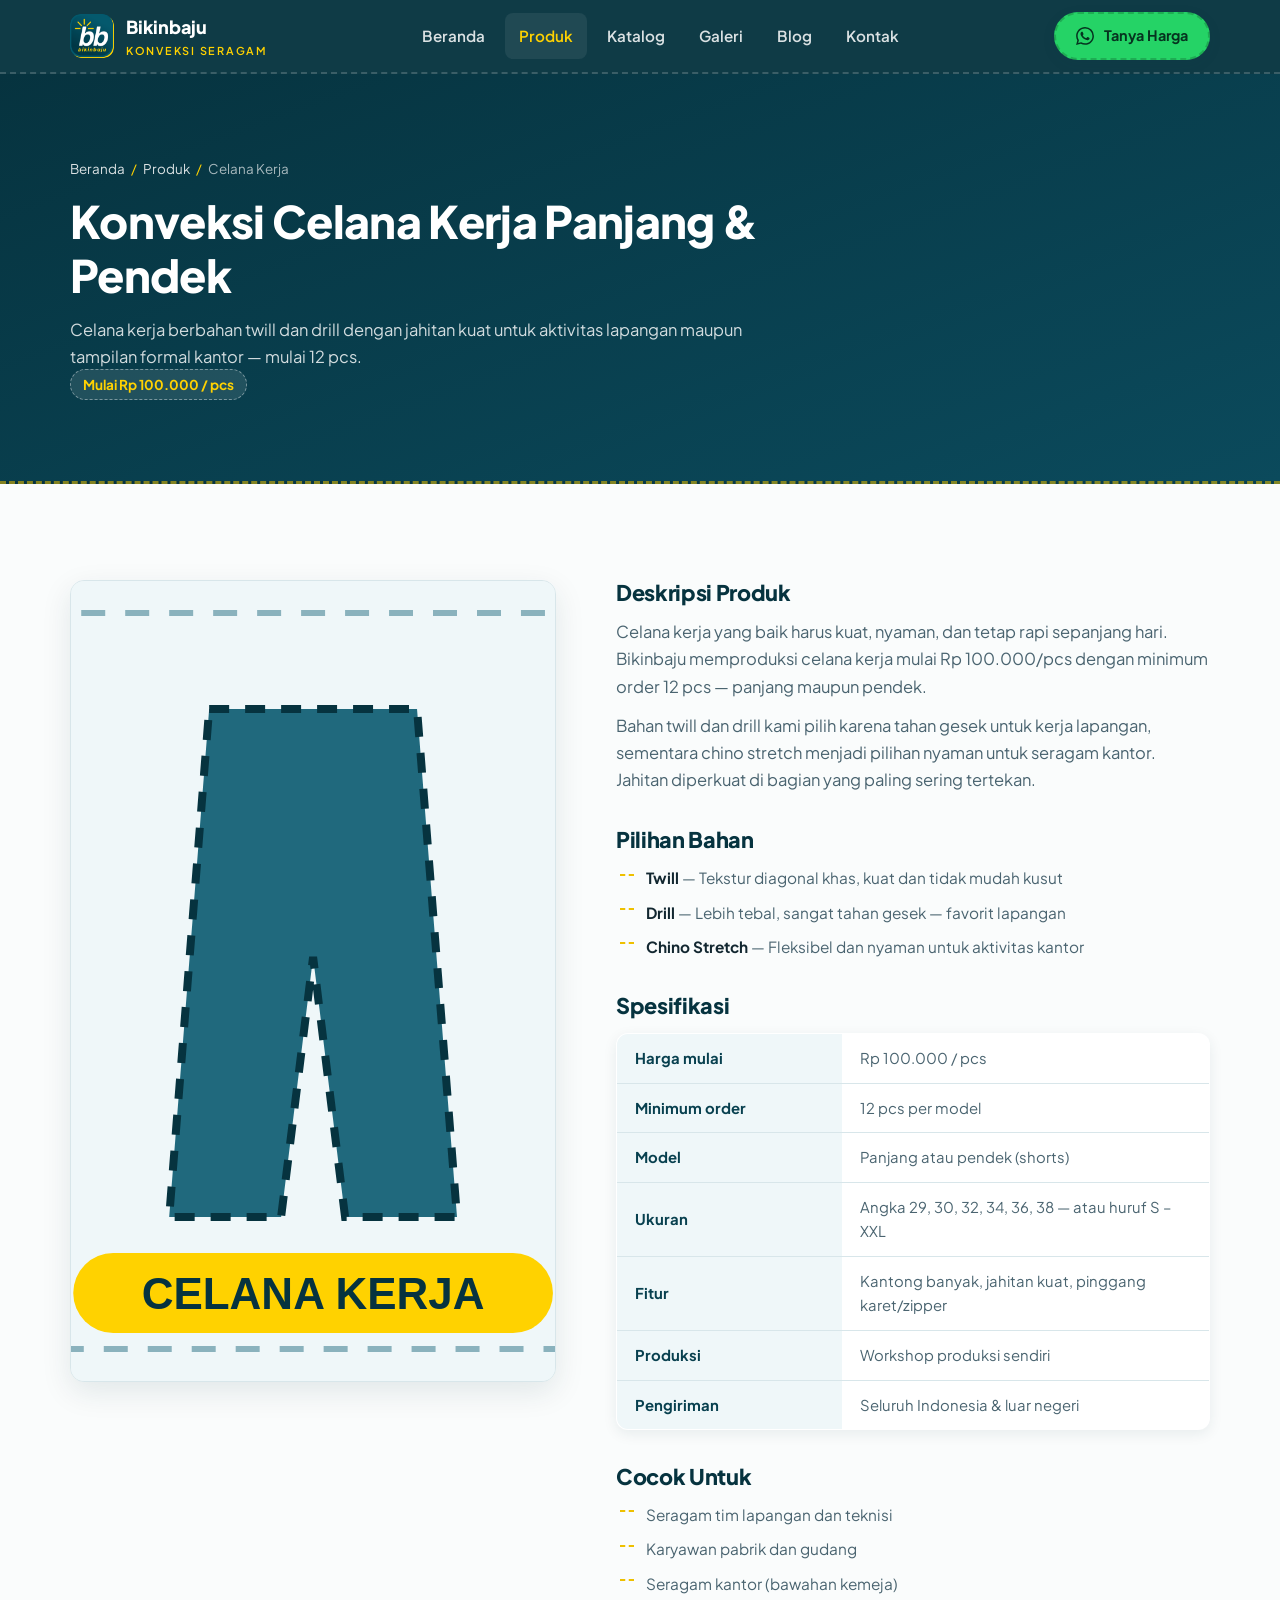
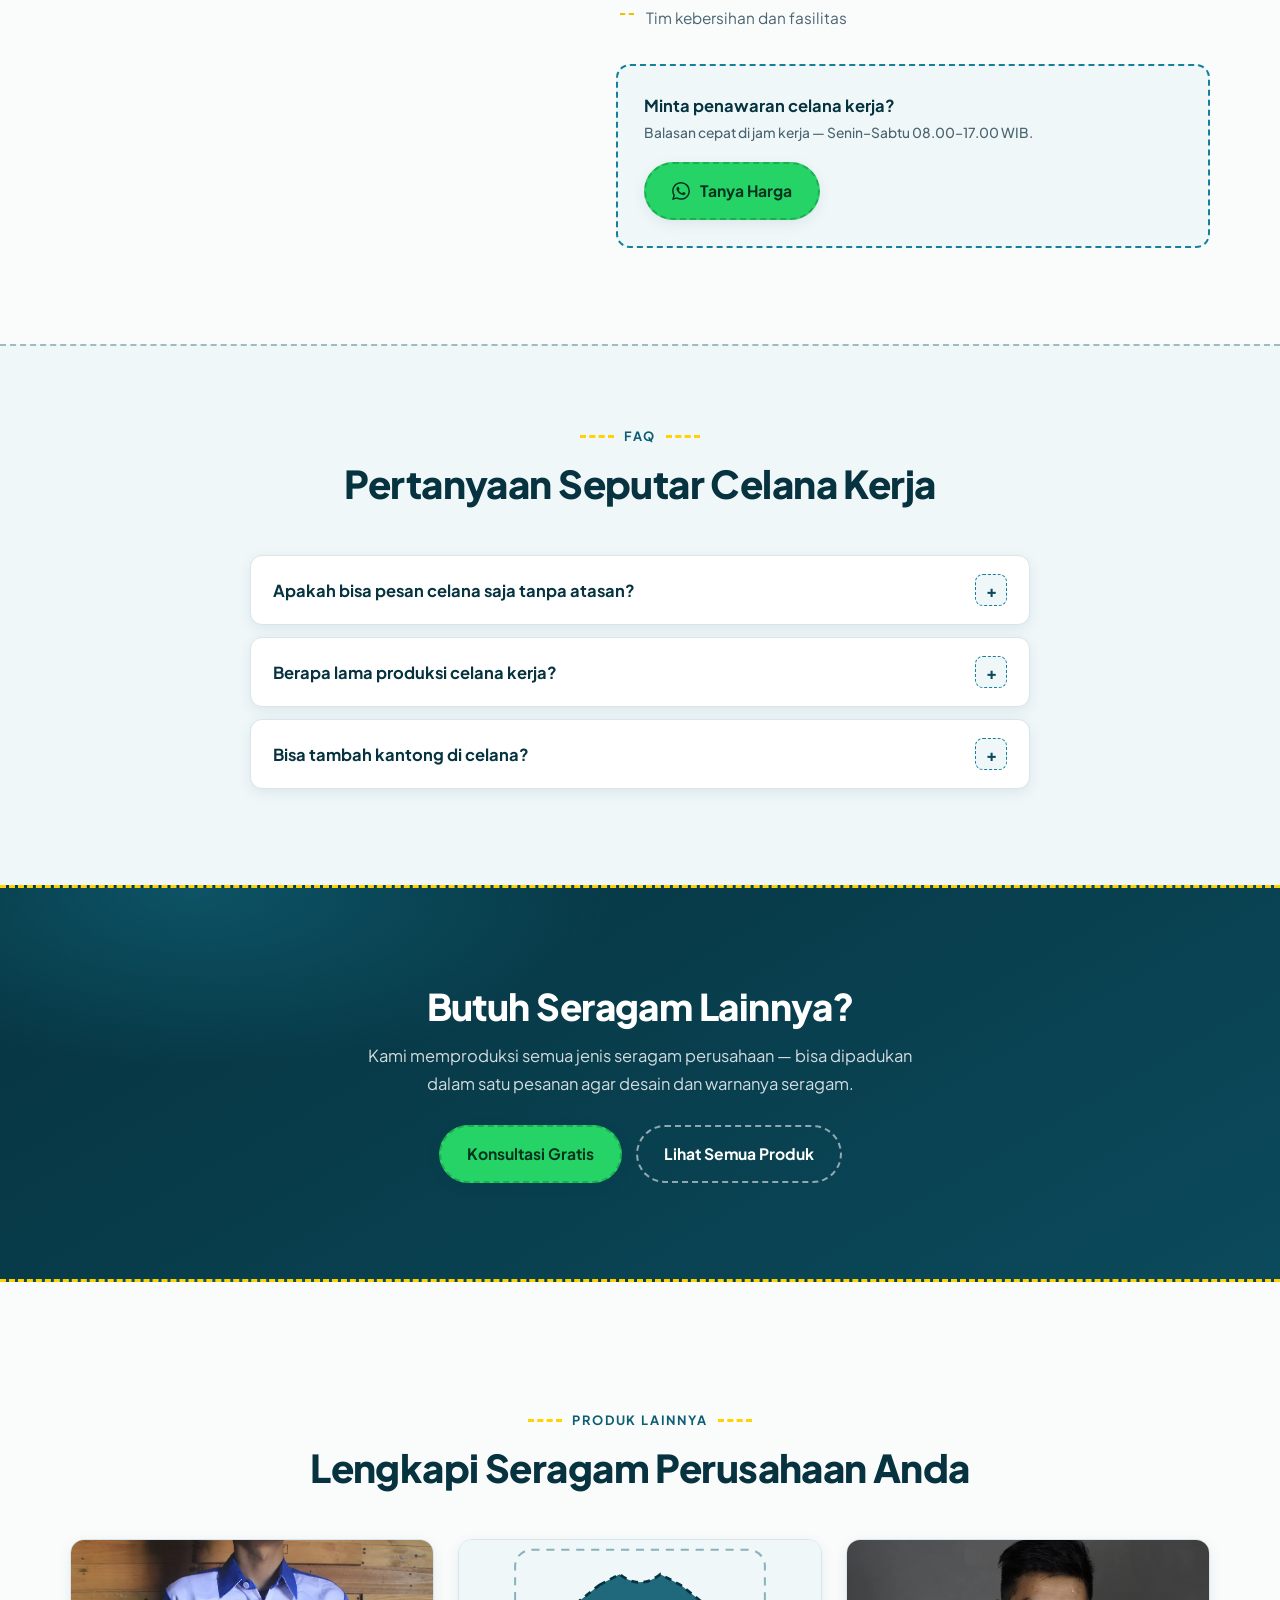
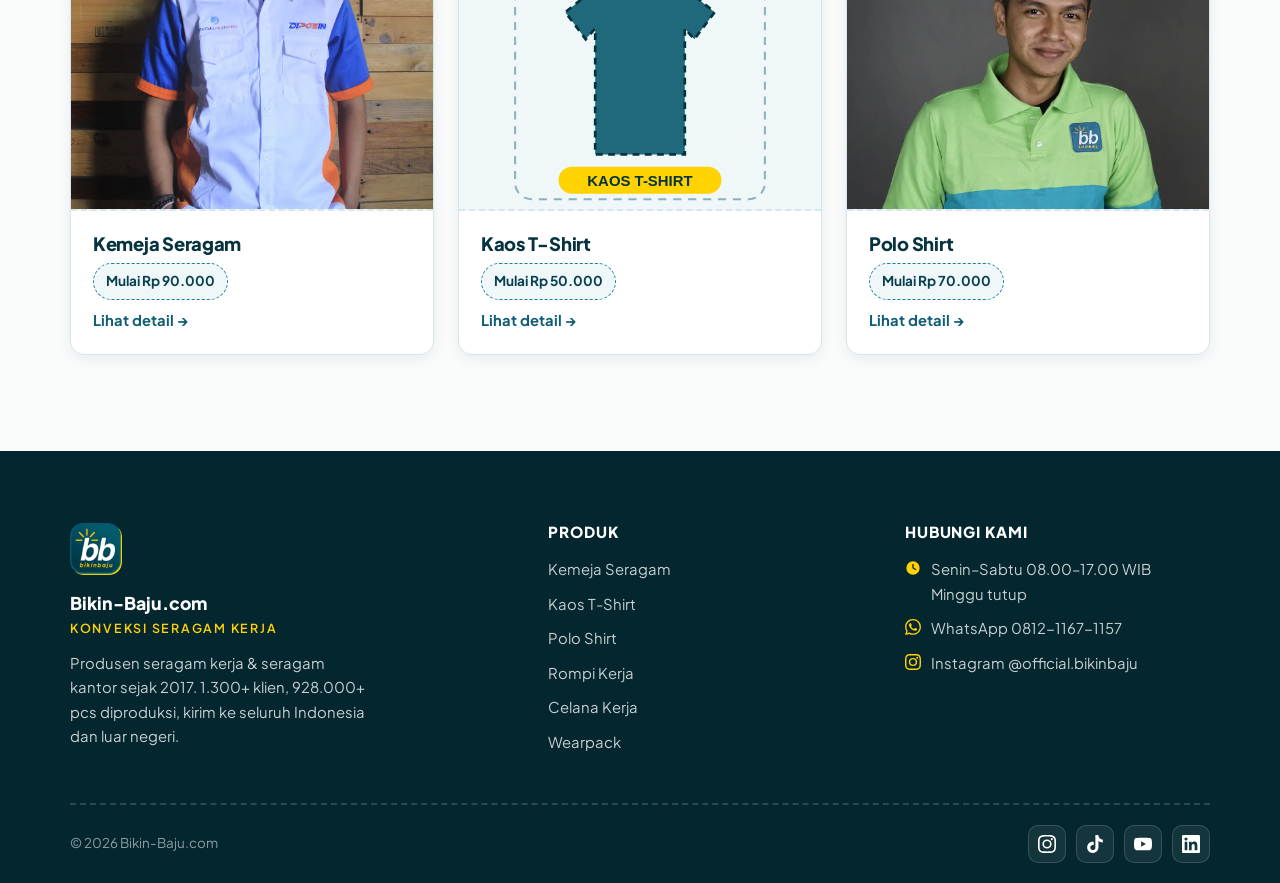
<file: produk/celana/index.html>
<!DOCTYPE html>
<html lang="id">
<head>
  <meta charset="UTF-8">
  <meta name="viewport" content="width=device-width, initial-scale=1.0">
  <title>Konveksi Celana Kerja Mulai Rp 100.000 | Bikin-Baju.com</title>
  <meta name="description" content="Produsen celana kerja panjang & pendek bahan twill, drill, dan chino mulai Rp 100.000/pcs. Jahitan kuat, MOQ 12 pcs, kirim seluruh Indonesia.">
  <link rel="canonical" href="https://bikin-baju.com/produk/celana/">
  <meta name="robots" content="index, follow">
  <meta property="og:type" content="product">
  <meta property="og:site_name" content="Bikin-Baju.com">
  <meta property="og:title" content="Konveksi Celana Kerja Mulai Rp 100.000 | Bikin-Baju.com">
  <meta property="og:description" content="Produsen celana kerja panjang & pendek bahan twill, drill, dan chino mulai Rp 100.000/pcs. Jahitan kuat, MOQ 12 pcs, kirim seluruh Indonesia.">
  <meta property="og:url" content="https://bikin-baju.com/produk/celana/">
  <meta property="og:image" content="https://bikin-baju.com/assets/img/og-image.jpg">
  <meta name="twitter:card" content="summary_large_image">
  <link rel="icon" type="image/png" sizes="32x32" href="/assets/img/favicon-32.png">
  <link rel="apple-touch-icon" href="/assets/img/apple-touch-icon.png">
  <link rel="preconnect" href="https://fonts.googleapis.com">
  <link rel="preconnect" href="https://fonts.gstatic.com" crossorigin>
  <link href="https://fonts.googleapis.com/css2?family=Plus+Jakarta+Sans:wght@400;500;700;800&display=swap" rel="stylesheet">
  <link rel="stylesheet" href="/assets/css/style.css">
  <script type="application/ld+json">{
  "@context": "https://schema.org",
  "@type": "Product",
  "name": "Celana Kerja Seragam Custom",
  "description": "Produsen celana kerja panjang & pendek bahan twill, drill, dan chino mulai Rp 100.000/pcs. Jahitan kuat, MOQ 12 pcs, kirim seluruh Indonesia.",
  "image": "https://bikin-baju.com/assets/img/produk/celana.svg",
  "brand": {
    "@type": "Brand",
    "name": "Bikinbaju"
  },
  "manufacturer": {
    "@id": "https://bikin-baju.com/#bisnis"
  },
  "offers": {
    "@type": "AggregateOffer",
    "url": "https://bikin-baju.com/produk/celana/",
    "priceCurrency": "IDR",
    "lowPrice": "100000",
    "offerCount": "6",
    "availability": "https://schema.org/InStock",
    "seller": {
      "@id": "https://bikin-baju.com/#bisnis"
    }
  }
}</script>
  <script type="application/ld+json">{
  "@context": "https://schema.org",
  "@type": "BreadcrumbList",
  "itemListElement": [
    {
      "@type": "ListItem",
      "position": 1,
      "name": "Beranda",
      "item": "https://bikin-baju.com/"
    },
    {
      "@type": "ListItem",
      "position": 2,
      "name": "Produk",
      "item": "https://bikin-baju.com/#produk"
    },
    {
      "@type": "ListItem",
      "position": 3,
      "name": "Celana Kerja",
      "item": "https://bikin-baju.com/produk/celana/"
    }
  ]
}</script>
  <script type="application/ld+json">{
  "@context": "https://schema.org",
  "@type": "FAQPage",
  "mainEntity": [
    {
      "@type": "Question",
      "name": "Apakah bisa pesan celana saja tanpa atasan?",
      "acceptedAnswer": {
        "@type": "Answer",
        "text": "Bisa. Setiap jenis produk bisa dipesan terpisah dengan minimum order 12 pcs."
      }
    },
    {
      "@type": "Question",
      "name": "Berapa lama produksi celana kerja?",
      "acceptedAnswer": {
        "@type": "Answer",
        "text": "Umumnya 2–3 minggu kerja tergantung jumlah dan model. Estimasi pasti diberikan saat penawaran."
      }
    },
    {
      "@type": "Question",
      "name": "Bisa tambah kantong di celana?",
      "acceptedAnswer": {
        "@type": "Answer",
        "text": "Bisa. Jumlah dan posisi kantong bisa disesuaikan dengan kebutuhan kerja tim Anda."
      }
    }
  ]
}</script>
</head>
<body>

  <header class="site-header">
    <div class="container header-inner">
      <a class="brand" href="/" aria-label="Bikin-Baju.com - Beranda">
        <img src="/assets/img/logo.png" alt="Logo Bikinbaju" width="44" height="44">
        <span>Bikinbaju<small>Konveksi Seragam</small></span>
      </a>
      <nav class="main-nav" aria-label="Navigasi utama">
        <ul>
          <li><a href="/">Beranda</a></li>
          <li><a href="/#produk" aria-current="page">Produk</a></li>
          <li><a href="/#katalog">Katalog</a></li>
          <li><a href="/galeri/">Galeri</a></li>
          <li><a href="/blog/">Blog</a></li>
          <li><a href="/kontak/">Kontak</a></li>
        </ul>
      </nav>
      <div class="header-cta">
        <a class="btn btn-wa" href="https://wa.me/6281211671157?text=Halo%20Bikinbaju%2C%20saya%20mau%20tanya%20harga%20celana%20kerja.%20Bisa%20dibantu%3F" rel="noopener" target="_blank"><svg width="18" height="18" viewBox="0 0 24 24" fill="currentColor" aria-hidden="true"><path d="M17.472 14.382c-.297-.149-1.758-.867-2.03-.967-.273-.099-.471-.148-.67.15-.197.297-.767.966-.94 1.164-.173.199-.347.223-.644.075-.297-.15-1.255-.463-2.39-1.475-.883-.788-1.48-1.761-1.653-2.059-.173-.297-.018-.458.13-.606.134-.133.297-.347.446-.52.149-.174.198-.298.297-.497.1-.198.05-.371-.025-.52-.074-.149-.669-1.612-.916-2.207-.242-.579-.487-.5-.669-.51-.173-.008-.371-.01-.57-.01-.198 0-.52.074-.792.372-.272.297-1.04 1.016-1.04 2.479 0 1.462 1.065 2.875 1.213 3.074.149.198 2.096 3.2 5.077 4.487.709.306 1.262.489 1.694.625.712.227 1.36.195 1.871.118.571-.085 1.758-.719 2.006-1.413.248-.694.248-1.289.173-1.413-.074-.124-.272-.198-.57-.347m-5.421 7.403h-.004a9.87 9.87 0 01-5.031-1.378l-.361-.214-3.741.982.998-3.648-.235-.374a9.86 9.86 0 01-1.51-5.26c.001-5.45 4.436-9.884 9.888-9.884 2.64 0 5.122 1.03 6.988 2.898a9.825 9.825 0 012.893 6.994c-.003 5.45-4.437 9.884-9.885 9.884m8.413-18.297A11.815 11.815 0 0012.05 0C5.495 0 .16 5.335.157 11.892c0 2.096.547 4.142 1.588 5.945L.057 24l6.305-1.654a11.882 11.882 0 005.683 1.448h.005c6.554 0 11.89-5.335 11.893-11.893a11.821 11.821 0 00-3.48-8.413z"/></svg><span>Tanya Harga</span></a>
        <button class="nav-toggle" aria-label="Buka menu navigasi" aria-expanded="false">
          <span></span><span></span><span></span>
        </button>
      </div>
    </div>
  </header>

  <main>

    <section class="page-hero">
      <div class="container">
        <nav class="breadcrumb" aria-label="Breadcrumb">
          <a href="/">Beranda</a><span aria-hidden="true">/</span><a href="/#produk">Produk</a><span aria-hidden="true">/</span>Celana Kerja
        </nav>
        <h1>Konveksi Celana Kerja Panjang & Pendek</h1>
        <p class="page-sub">Celana kerja berbahan twill dan drill dengan jahitan kuat untuk aktivitas lapangan maupun tampilan formal kantor — mulai 12 pcs.</p>
        <span class="price-chip">Mulai Rp 100.000 / pcs</span>
      </div>
    </section>

    <section>
      <div class="container product-layout">
        <div class="product-photo">
          <img src="/assets/img/produk/celana.svg" alt="Celana Kerja seragam produksi konveksi Bikinbaju" width="640" height="800">
        </div>
        <div class="product-content">
          <h2>Deskripsi Produk</h2>
          <p>Celana kerja yang baik harus kuat, nyaman, dan tetap rapi sepanjang hari. Bikinbaju memproduksi celana kerja mulai Rp 100.000/pcs dengan minimum order 12 pcs — panjang maupun pendek.</p>
          <p style="margin-top:12px">Bahan twill dan drill kami pilih karena tahan gesek untuk kerja lapangan, sementara chino stretch menjadi pilihan nyaman untuk seragam kantor. Jahitan diperkuat di bagian yang paling sering tertekan.</p>

          <h2>Pilihan Bahan</h2>
          <ul>
          <li><strong>Twill</strong> — Tekstur diagonal khas, kuat dan tidak mudah kusut</li>
          <li><strong>Drill</strong> — Lebih tebal, sangat tahan gesek — favorit lapangan</li>
          <li><strong>Chino Stretch</strong> — Fleksibel dan nyaman untuk aktivitas kantor</li>
          </ul>

          <h2>Spesifikasi</h2>
          <table class="spec-table">
            <tbody>
              <tr><th scope="row">Harga mulai</th><td>Rp 100.000 / pcs</td></tr>
              <tr><th scope="row">Minimum order</th><td>12 pcs per model</td></tr>
              <tr><th scope="row">Model</th><td>Panjang atau pendek (shorts)</td></tr>
              <tr><th scope="row">Ukuran</th><td>Angka 29, 30, 32, 34, 36, 38 — atau huruf S – XXL</td></tr>
              <tr><th scope="row">Fitur</th><td>Kantong banyak, jahitan kuat, pinggang karet/zipper</td></tr>
              <tr><th scope="row">Produksi</th><td>Workshop produksi sendiri</td></tr>
              <tr><th scope="row">Pengiriman</th><td>Seluruh Indonesia & luar negeri</td></tr>
            </tbody>
          </table>

          <h2>Cocok Untuk</h2>
          <ul>
          <li>Seragam tim lapangan dan teknisi</li>
          <li>Karyawan pabrik dan gudang</li>
          <li>Seragam kantor (bawahan kemeja)</li>
          <li>Tim kebersihan dan fasilitas</li>
          </ul>

          <div class="product-cta">
            <p>Minta penawaran celana kerja?<small>Balasan cepat di jam kerja — Senin–Sabtu 08.00–17.00 WIB.</small></p>
            <a class="btn btn-wa" href="https://wa.me/6281211671157?text=Halo%20Bikinbaju%2C%20saya%20mau%20tanya%20harga%20celana%20kerja.%20Bisa%20dibantu%3F" rel="noopener" target="_blank"><svg width="18" height="18" viewBox="0 0 24 24" fill="currentColor" aria-hidden="true"><path d="M17.472 14.382c-.297-.149-1.758-.867-2.03-.967-.273-.099-.471-.148-.67.15-.197.297-.767.966-.94 1.164-.173.199-.347.223-.644.075-.297-.15-1.255-.463-2.39-1.475-.883-.788-1.48-1.761-1.653-2.059-.173-.297-.018-.458.13-.606.134-.133.297-.347.446-.52.149-.174.198-.298.297-.497.1-.198.05-.371-.025-.52-.074-.149-.669-1.612-.916-2.207-.242-.579-.487-.5-.669-.51-.173-.008-.371-.01-.57-.01-.198 0-.52.074-.792.372-.272.297-1.04 1.016-1.04 2.479 0 1.462 1.065 2.875 1.213 3.074.149.198 2.096 3.2 5.077 4.487.709.306 1.262.489 1.694.625.712.227 1.36.195 1.871.118.571-.085 1.758-.719 2.006-1.413.248-.694.248-1.289.173-1.413-.074-.124-.272-.198-.57-.347m-5.421 7.403h-.004a9.87 9.87 0 01-5.031-1.378l-.361-.214-3.741.982.998-3.648-.235-.374a9.86 9.86 0 01-1.51-5.26c.001-5.45 4.436-9.884 9.888-9.884 2.64 0 5.122 1.03 6.988 2.898a9.825 9.825 0 012.893 6.994c-.003 5.45-4.437 9.884-9.885 9.884m8.413-18.297A11.815 11.815 0 0012.05 0C5.495 0 .16 5.335.157 11.892c0 2.096.547 4.142 1.588 5.945L.057 24l6.305-1.654a11.882 11.882 0 005.683 1.448h.005c6.554 0 11.89-5.335 11.893-11.893a11.821 11.821 0 00-3.48-8.413z"/></svg> Tanya Harga</a>
          </div>
        </div>
      </div>
    </section>

    <section class="stitch-top" style="background:var(--teal-50);padding-top:clamp(48px,6vw,72px)">
      <div class="container">
        <div class="section-head center">
          <p class="kicker">FAQ</p>
          <h2 class="section-title">Pertanyaan Seputar Celana Kerja</h2>
        </div>
        <div class="faq-list">
          <details class="faq-item">
            <summary>Apakah bisa pesan celana saja tanpa atasan?</summary>
            <p class="faq-a">Bisa. Setiap jenis produk bisa dipesan terpisah dengan minimum order 12 pcs.</p>
          </details>
          <details class="faq-item">
            <summary>Berapa lama produksi celana kerja?</summary>
            <p class="faq-a">Umumnya 2–3 minggu kerja tergantung jumlah dan model. Estimasi pasti diberikan saat penawaran.</p>
          </details>
          <details class="faq-item">
            <summary>Bisa tambah kantong di celana?</summary>
            <p class="faq-a">Bisa. Jumlah dan posisi kantong bisa disesuaikan dengan kebutuhan kerja tim Anda.</p>
          </details>
        </div>
      </div>
    </section>

    <section class="cta-band">
      <div class="container">
        <h2>Butuh Seragam Lainnya?</h2>
        <p>Kami memproduksi semua jenis seragam perusahaan — bisa dipadukan dalam satu pesanan agar desain dan warnanya seragam.</p>
        <div class="hero-actions">
          <a class="btn btn-wa" href="https://wa.me/6281211671157?text=Halo%20Bikinbaju%2C%20saya%20mau%20tanya%20harga%20seragam.%20Bisa%20dibantu%3F" rel="noopener" target="_blank">Konsultasi Gratis</a>
          <a class="btn btn-outline" href="/#produk">Lihat Semua Produk</a>
        </div>
      </div>
    </section>

    <section class="related-products">
      <div class="container">
        <div class="section-head center">
          <p class="kicker">Produk Lainnya</p>
          <h2 class="section-title">Lengkapi Seragam Perusahaan Anda</h2>
        </div>
        <div class="product-grid">
          <article class="product-card">
            <div class="thumb"><img src="/assets/img/produk/kemeja.webp" alt="Kemeja Seragam produksi Bikinbaju" loading="lazy" width="480" height="360"></div>
            <div class="body">
              <h3><a href="/produk/kemeja/">Kemeja Seragam</a></h3>
              <span class="price-chip">Mulai Rp 90.000</span>
              <a class="card-link" href="/produk/kemeja/">Lihat detail →</a>
            </div>
          </article>
          <article class="product-card">
            <div class="thumb"><img src="/assets/img/produk/kaos-t-shirt.svg" alt="Kaos T-Shirt produksi Bikinbaju" loading="lazy" width="480" height="360"></div>
            <div class="body">
              <h3><a href="/produk/kaos-t-shirt/">Kaos T-Shirt</a></h3>
              <span class="price-chip">Mulai Rp 50.000</span>
              <a class="card-link" href="/produk/kaos-t-shirt/">Lihat detail →</a>
            </div>
          </article>
          <article class="product-card">
            <div class="thumb"><img src="/assets/img/produk/polo-shirt.webp" alt="Polo Shirt produksi Bikinbaju" loading="lazy" width="480" height="360"></div>
            <div class="body">
              <h3><a href="/produk/polo-shirt/">Polo Shirt</a></h3>
              <span class="price-chip">Mulai Rp 70.000</span>
              <a class="card-link" href="/produk/polo-shirt/">Lihat detail →</a>
            </div>
          </article>
        </div>
      </div>
    </section>

  </main>

  <footer class="site-footer">
    <div class="container">
      <div class="footer-grid">
        <div class="footer-brand">
          <img src="/assets/img/logo.png" alt="Logo Bikinbaju" width="52" height="52">
          <p class="brand-name">Bikin-Baju.com<small>Konveksi Seragam Kerja</small></p>
          <p>Produsen seragam kerja &amp; seragam kantor sejak 2017. 1.300+ klien, 928.000+ pcs diproduksi, kirim ke seluruh Indonesia dan luar negeri.</p>
        </div>
        <div>
          <h3>Produk</h3>
          <ul class="footer-list">
            <li><a href="/produk/kemeja/">Kemeja Seragam</a></li>
            <li><a href="/produk/kaos-t-shirt/">Kaos T-Shirt</a></li>
            <li><a href="/produk/polo-shirt/">Polo Shirt</a></li>
            <li><a href="/produk/rompi/">Rompi Kerja</a></li>
            <li><a href="/produk/celana/">Celana Kerja</a></li>
            <li><a href="/produk/wearpack/">Wearpack</a></li>
          </ul>
        </div>
        <div>
          <h3>Hubungi Kami</h3>
          <ul class="footer-list footer-contact">
            <li>
              <svg width="16" height="16" viewBox="0 0 24 24" fill="currentColor" aria-hidden="true"><path d="M12 22a10 10 0 110-20 10 10 0 010 20zm1-10.41V6h-2v6.41l5.29 3.04 1-1.73L13 11.59z"/></svg>
              <span>Senin–Sabtu 08.00–17.00 WIB<br>Minggu tutup</span>
            </li>
            <li>
              <svg width="16" height="16" viewBox="0 0 24 24" fill="currentColor" aria-hidden="true"><path d="M17.472 14.382c-.297-.149-1.758-.867-2.03-.967-.273-.099-.471-.148-.67.15-.197.297-.767.966-.94 1.164-.173.199-.347.223-.644.075-.297-.15-1.255-.463-2.39-1.475-.883-.788-1.48-1.761-1.653-2.059-.173-.297-.018-.458.13-.606.134-.133.297-.347.446-.52.149-.174.198-.298.297-.497.1-.198.05-.371-.025-.52-.074-.149-.669-1.612-.916-2.207-.242-.579-.487-.5-.669-.51-.173-.008-.371-.01-.57-.01-.198 0-.52.074-.792.372-.272.297-1.04 1.016-1.04 2.479 0 1.462 1.065 2.875 1.213 3.074.149.198 2.096 3.2 5.077 4.487.709.306 1.262.489 1.694.625.712.227 1.36.195 1.871.118.571-.085 1.758-.719 2.006-1.413.248-.694.248-1.289.173-1.413-.074-.124-.272-.198-.57-.347m-5.421 7.403h-.004a9.87 9.87 0 01-5.031-1.378l-.361-.214-3.741.982.998-3.648-.235-.374a9.86 9.86 0 01-1.51-5.26c.001-5.45 4.436-9.884 9.888-9.884 2.64 0 5.122 1.03 6.988 2.898a9.825 9.825 0 012.893 6.994c-.003 5.45-4.437 9.884-9.885 9.884m8.413-18.297A11.815 11.815 0 0012.05 0C5.495 0 .16 5.335.157 11.892c0 2.096.547 4.142 1.588 5.945L.057 24l6.305-1.654a11.882 11.882 0 005.683 1.448h.005c6.554 0 11.89-5.335 11.893-11.893a11.821 11.821 0 00-3.48-8.413z"/></svg>
              <a href="https://wa.me/6281211671157" rel="noopener" target="_blank">WhatsApp 0812-1167-1157</a>
            </li>
            <li>
              <svg width="16" height="16" viewBox="0 0 24 24" fill="currentColor" aria-hidden="true"><path d="M12 2.163c3.204 0 3.584.012 4.85.07 3.252.148 4.771 1.691 4.919 4.919.058 1.265.069 1.645.069 4.849 0 3.205-.012 3.584-.069 4.849-.149 3.225-1.664 4.771-4.919 4.919-1.266.058-1.644.07-4.85.07-3.204 0-3.584-.012-4.849-.07-3.26-.149-4.771-1.699-4.919-4.92-.058-1.265-.07-1.644-.07-4.849 0-3.204.013-3.583.07-4.849.149-3.227 1.664-4.771 4.919-4.919 1.266-.057 1.645-.069 4.849-.069zm0-2.163c-3.259 0-3.667.014-4.947.072-4.358.2-6.78 2.618-6.98 6.98-.059 1.281-.073 1.689-.073 4.948 0 3.259.014 3.668.072 4.948.2 4.358 2.618 6.78 6.98 6.98 1.281.058 1.689.072 4.948.072 3.259 0 3.668-.014 4.948-.072 4.354-.2 6.782-2.618 6.979-6.98.059-1.28.073-1.689.073-4.948 0-3.259-.014-3.667-.072-4.947-.196-4.354-2.617-6.78-6.979-6.98-1.281-.059-1.69-.073-4.949-.073zm0 5.838a6.162 6.162 0 100 12.324 6.162 6.162 0 000-12.324zm0 10.162a4 4 0 110-8 4 4 0 010 8zm6.406-11.845a1.44 1.44 0 100 2.881 1.44 1.44 0 000-2.881z"/></svg>
              <a href="https://www.instagram.com/official.bikinbaju" rel="noopener" target="_blank">Instagram @official.bikinbaju</a>
            </li>
          </ul>
        </div>
      </div>
      <div class="footer-bottom">
        <p>© <span data-year>2026</span> Bikin-Baju.com</p>
        <div class="footer-social">
          <a href="https://www.instagram.com/official.bikinbaju" aria-label="Instagram Bikinbaju" rel="noopener" target="_blank"><svg width="18" height="18" viewBox="0 0 24 24" fill="currentColor"><path d="M12 2.163c3.204 0 3.584.012 4.85.07 3.252.148 4.771 1.691 4.919 4.919.058 1.265.069 1.645.069 4.849 0 3.205-.012 3.584-.069 4.849-.149 3.225-1.664 4.771-4.919 4.919-1.266.058-1.644.07-4.85.07-3.204 0-3.584-.012-4.849-.07-3.26-.149-4.771-1.699-4.919-4.92-.058-1.265-.07-1.644-.07-4.849 0-3.204.013-3.583.07-4.849.149-3.227 1.664-4.771 4.919-4.919 1.266-.057 1.645-.069 4.849-.069zm0-2.163c-3.259 0-3.667.014-4.947.072-4.358.2-6.78 2.618-6.98 6.98-.059 1.281-.073 1.689-.073 4.948 0 3.259.014 3.668.072 4.948.2 4.358 2.618 6.78 6.98 6.98 1.281.058 1.689.072 4.948.072 3.259 0 3.668-.014 4.948-.072 4.354-.2 6.782-2.618 6.979-6.98.059-1.28.073-1.689.073-4.948 0-3.259-.014-3.667-.072-4.947-.196-4.354-2.617-6.78-6.979-6.98-1.281-.059-1.69-.073-4.949-.073zm0 5.838a6.162 6.162 0 100 12.324 6.162 6.162 0 000-12.324zm0 10.162a4 4 0 110-8 4 4 0 010 8zm6.406-11.845a1.44 1.44 0 100 2.881 1.44 1.44 0 000-2.881z"/></svg></a>
          <a href="https://www.tiktok.com/@bikinbajucom" aria-label="TikTok Bikinbaju" rel="noopener" target="_blank"><svg width="18" height="18" viewBox="0 0 24 24" fill="currentColor"><path d="M12.525.02c1.31-.02 2.61-.01 3.91-.02.08 1.53.63 3.09 1.75 4.17 1.12 1.11 2.7 1.62 4.24 1.79v4.03c-1.44-.05-2.89-.35-4.2-.97-.57-.26-1.1-.59-1.62-.93-.01 2.92.01 5.84-.02 8.75-.08 1.4-.54 2.79-1.35 3.94-1.31 1.92-3.58 3.17-5.91 3.21-1.43.08-2.86-.31-4.08-1.03-2.02-1.19-3.44-3.37-3.65-5.71-.02-.5-.03-1-.01-1.49.18-1.9 1.12-3.72 2.58-4.96 1.66-1.44 3.98-2.13 6.15-1.72.02 1.48-.04 2.96-.04 4.44-.99-.32-2.15-.23-3.02.37-.63.41-1.11 1.04-1.36 1.75-.21.51-.15 1.07-.14 1.61.24 1.64 1.82 3.02 3.5 2.87 1.12-.01 2.19-.66 2.77-1.61.19-.33.4-.67.41-1.06.1-1.79.06-3.57.07-5.36.01-4.03-.01-8.05.02-12.07z"/></svg></a>
          <a href="https://www.youtube.com/@bikinbajucom" aria-label="YouTube Bikinbaju" rel="noopener" target="_blank"><svg width="18" height="18" viewBox="0 0 24 24" fill="currentColor"><path d="M23.498 6.186a3.016 3.016 0 00-2.122-2.136C19.505 3.545 12 3.545 12 3.545s-7.505 0-9.377.505A3.017 3.017 0 00.502 6.186C0 8.07 0 12 0 12s0 3.93.502 5.814a3.016 3.016 0 002.122 2.136c1.871.505 9.376.505 9.376.505s7.505 0 9.377-.505a3.015 3.015 0 002.122-2.136C24 15.93 24 12 24 12s0-3.93-.502-5.814zM9.545 15.568V8.432L15.818 12l-6.273 3.568z"/></svg></a>
          <a href="https://www.linkedin.com/company/bikinbaju/" aria-label="LinkedIn Bikinbaju" rel="noopener" target="_blank"><svg width="18" height="18" viewBox="0 0 24 24" fill="currentColor"><path d="M20.447 20.452h-3.554v-5.569c0-1.328-.027-3.037-1.852-3.037-1.853 0-2.136 1.445-2.136 2.939v5.667H9.351V9h3.414v1.561h.046c.477-.9 1.637-1.85 3.37-1.85 3.601 0 4.267 2.37 4.267 5.455v6.286zM5.337 7.433a2.062 2.062 0 01-2.063-2.065 2.064 2.064 0 112.063 2.065zm1.782 13.019H3.555V9h3.564v11.452zM22.225 0H1.771C.792 0 0 .774 0 1.729v20.542C0 23.227.792 24 1.771 24h20.451C23.2 24 24 23.227 24 22.271V1.729C24 .774 23.2 0 22.222 0h.003z"/></svg></a>
        </div>
      </div>
    </div>
  </footer>

  <script src="/assets/js/main.js" defer></script>
</body>
</html>
</file>
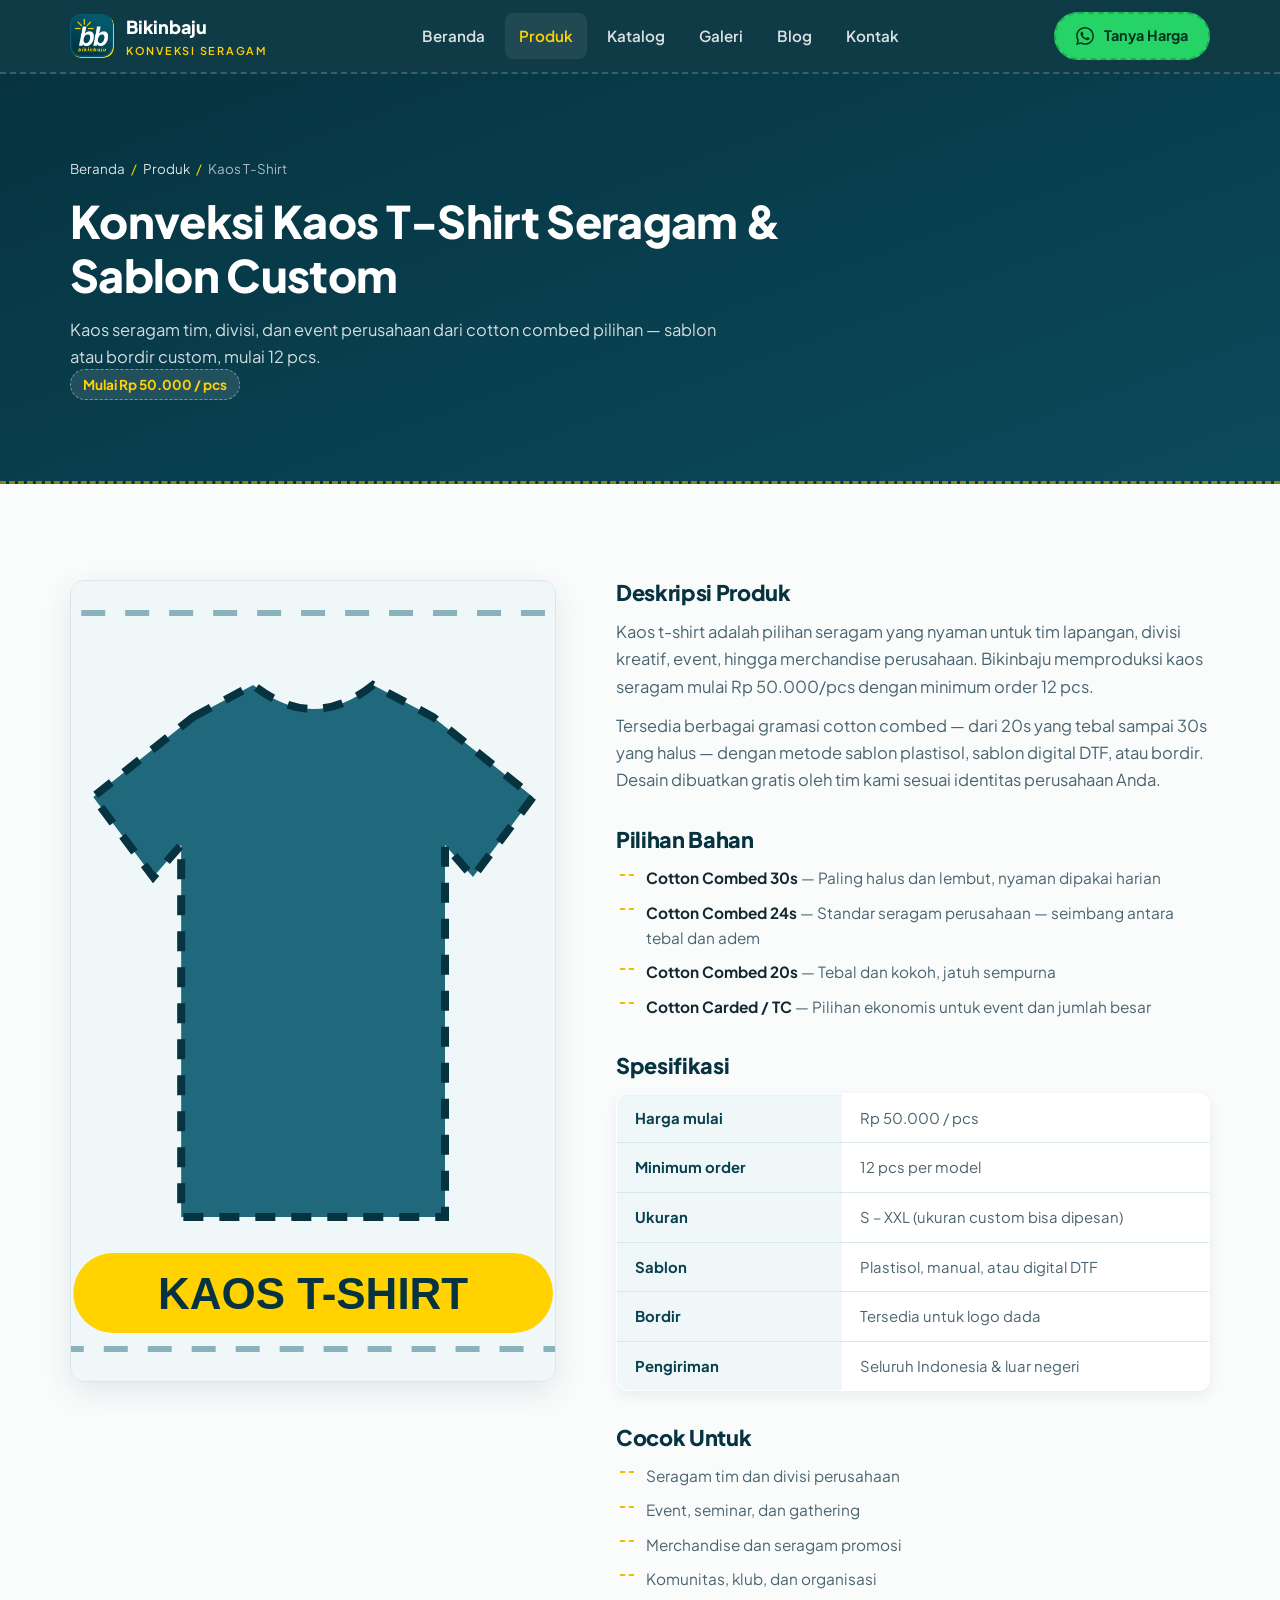
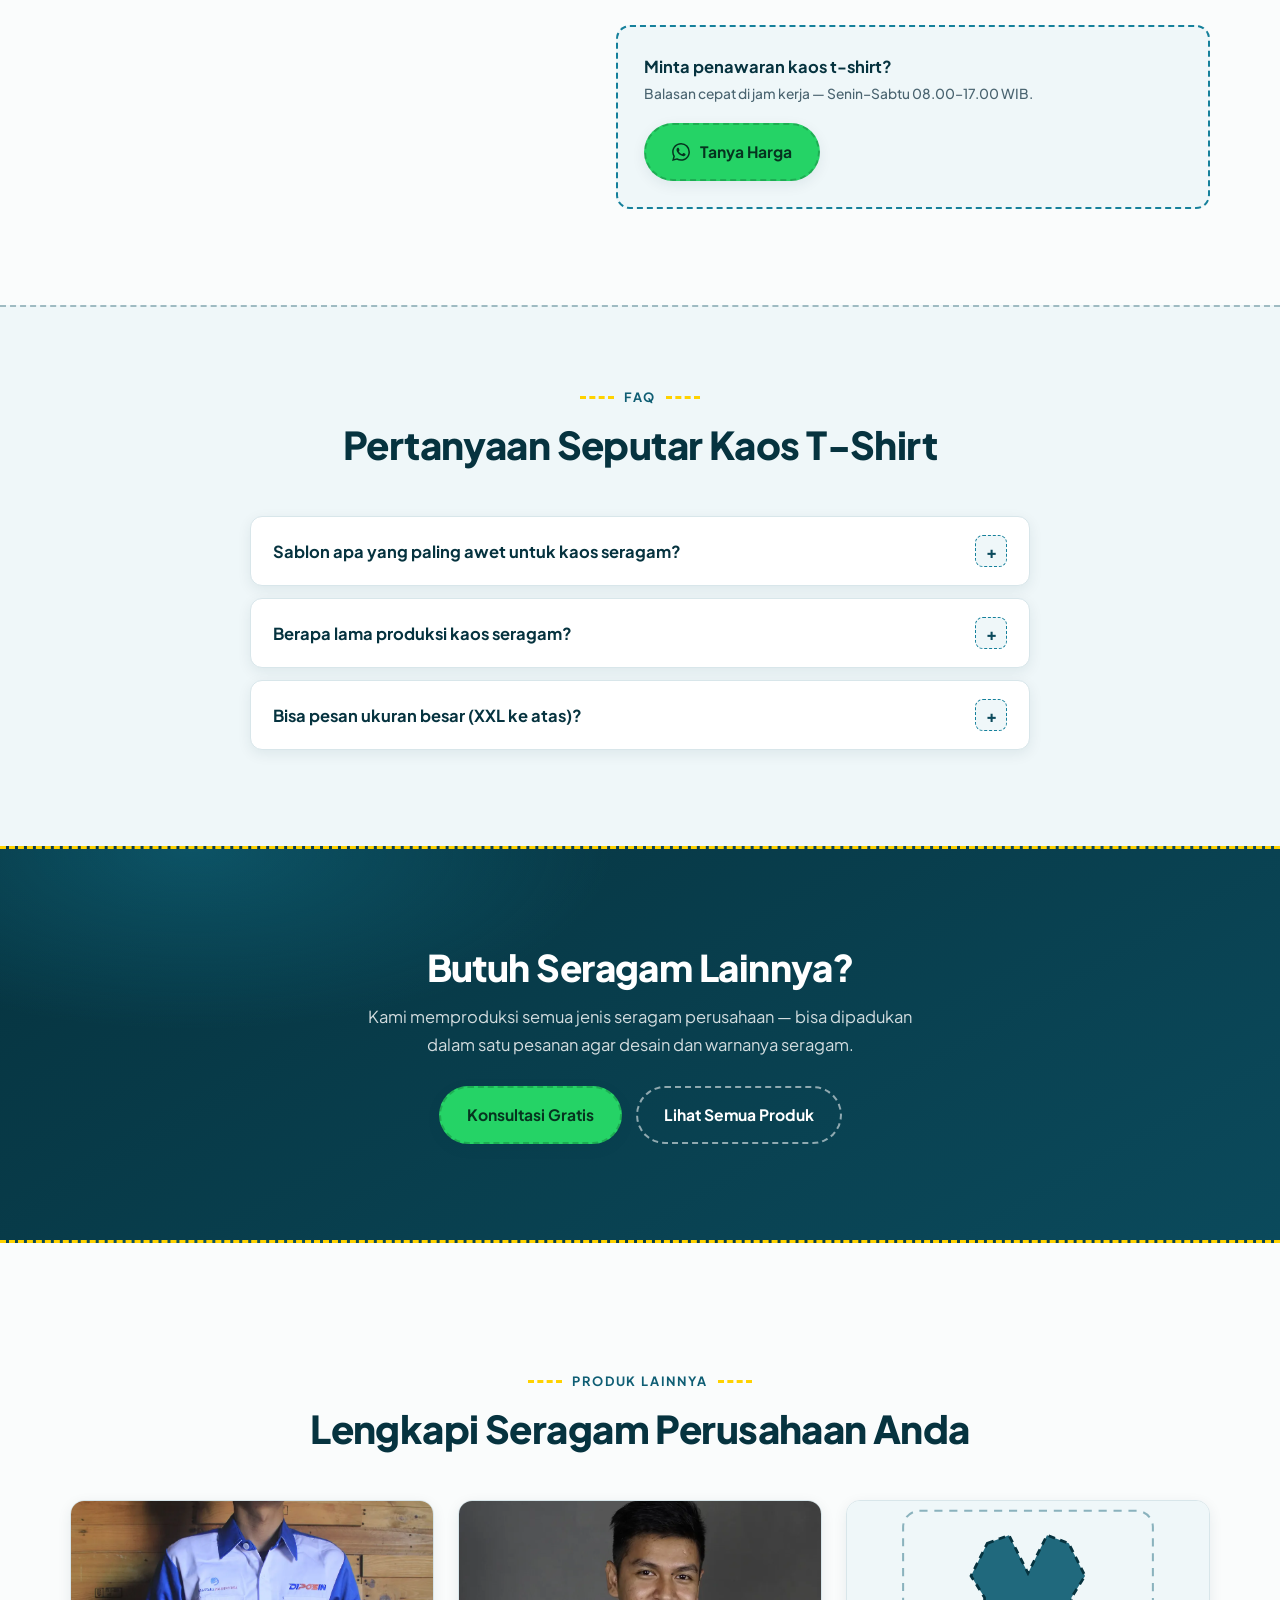
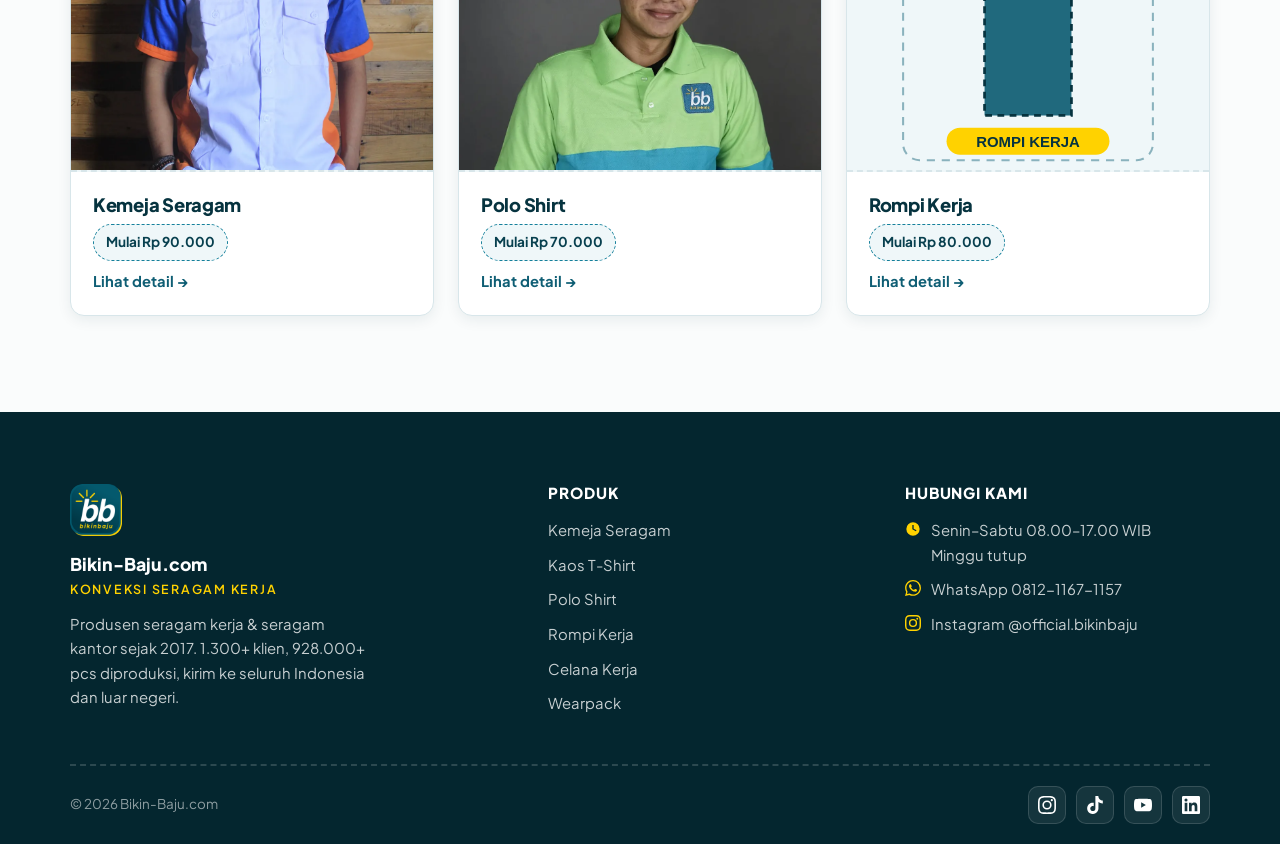
<file: produk/kaos-t-shirt/index.html>
<!DOCTYPE html>
<html lang="id">
<head>
  <meta charset="UTF-8">
  <meta name="viewport" content="width=device-width, initial-scale=1.0">
  <title>Konveksi Kaos Seragam Mulai Rp 50.000 | Sablon & Bordir | Bikin-Baju.com</title>
  <meta name="description" content="Produsen kaos seragam perusahaan cotton combed mulai Rp 50.000/pcs. Sablon plastisol, DTF, atau bordir custom. MOQ 12 pcs, kirim seluruh Indonesia.">
  <link rel="canonical" href="https://bikin-baju.com/produk/kaos-t-shirt/">
  <meta name="robots" content="index, follow">
  <meta property="og:type" content="product">
  <meta property="og:site_name" content="Bikin-Baju.com">
  <meta property="og:title" content="Konveksi Kaos Seragam Mulai Rp 50.000 | Sablon & Bordir | Bikin-Baju.com">
  <meta property="og:description" content="Produsen kaos seragam perusahaan cotton combed mulai Rp 50.000/pcs. Sablon plastisol, DTF, atau bordir custom. MOQ 12 pcs, kirim seluruh Indonesia.">
  <meta property="og:url" content="https://bikin-baju.com/produk/kaos-t-shirt/">
  <meta property="og:image" content="https://bikin-baju.com/assets/img/og-image.jpg">
  <meta name="twitter:card" content="summary_large_image">
  <link rel="icon" type="image/png" sizes="32x32" href="/assets/img/favicon-32.png">
  <link rel="apple-touch-icon" href="/assets/img/apple-touch-icon.png">
  <link rel="preconnect" href="https://fonts.googleapis.com">
  <link rel="preconnect" href="https://fonts.gstatic.com" crossorigin>
  <link href="https://fonts.googleapis.com/css2?family=Plus+Jakarta+Sans:wght@400;500;700;800&display=swap" rel="stylesheet">
  <link rel="stylesheet" href="/assets/css/style.css">
  <script type="application/ld+json">{
  "@context": "https://schema.org",
  "@type": "Product",
  "name": "Kaos T-Shirt Seragam Custom",
  "description": "Produsen kaos seragam perusahaan cotton combed mulai Rp 50.000/pcs. Sablon plastisol, DTF, atau bordir custom. MOQ 12 pcs, kirim seluruh Indonesia.",
  "image": "https://bikin-baju.com/assets/img/produk/kaos-t-shirt.svg",
  "brand": {
    "@type": "Brand",
    "name": "Bikinbaju"
  },
  "manufacturer": {
    "@id": "https://bikin-baju.com/#bisnis"
  },
  "offers": {
    "@type": "AggregateOffer",
    "url": "https://bikin-baju.com/produk/kaos-t-shirt/",
    "priceCurrency": "IDR",
    "lowPrice": "50000",
    "offerCount": "6",
    "availability": "https://schema.org/InStock",
    "seller": {
      "@id": "https://bikin-baju.com/#bisnis"
    }
  }
}</script>
  <script type="application/ld+json">{
  "@context": "https://schema.org",
  "@type": "BreadcrumbList",
  "itemListElement": [
    {
      "@type": "ListItem",
      "position": 1,
      "name": "Beranda",
      "item": "https://bikin-baju.com/"
    },
    {
      "@type": "ListItem",
      "position": 2,
      "name": "Produk",
      "item": "https://bikin-baju.com/#produk"
    },
    {
      "@type": "ListItem",
      "position": 3,
      "name": "Kaos T-Shirt",
      "item": "https://bikin-baju.com/produk/kaos-t-shirt/"
    }
  ]
}</script>
  <script type="application/ld+json">{
  "@context": "https://schema.org",
  "@type": "FAQPage",
  "mainEntity": [
    {
      "@type": "Question",
      "name": "Sablon apa yang paling awet untuk kaos seragam?",
      "acceptedAnswer": {
        "@type": "Answer",
        "text": "Sablon plastisol paling tahan untuk pemakaian rutin dan cuci berulang. Untuk desain berwarna-warni, sablon digital DTF lebih praktis."
      }
    },
    {
      "@type": "Question",
      "name": "Berapa lama produksi kaos seragam?",
      "acceptedAnswer": {
        "@type": "Answer",
        "text": "Umumnya 1–2 minggu kerja tergantung jumlah dan metode sablon. Estimasi pasti diberikan saat penawaran."
      }
    },
    {
      "@type": "Question",
      "name": "Bisa pesan ukuran besar (XXL ke atas)?",
      "acceptedAnswer": {
        "@type": "Answer",
        "text": "Bisa. Ukuran custom dikenakan biaya tambahan kecil — sebutkan saat konsultasi."
      }
    }
  ]
}</script>
</head>
<body>

  <header class="site-header">
    <div class="container header-inner">
      <a class="brand" href="/" aria-label="Bikin-Baju.com - Beranda">
        <img src="/assets/img/logo.png" alt="Logo Bikinbaju" width="44" height="44">
        <span>Bikinbaju<small>Konveksi Seragam</small></span>
      </a>
      <nav class="main-nav" aria-label="Navigasi utama">
        <ul>
          <li><a href="/">Beranda</a></li>
          <li><a href="/#produk" aria-current="page">Produk</a></li>
          <li><a href="/#katalog">Katalog</a></li>
          <li><a href="/galeri/">Galeri</a></li>
          <li><a href="/blog/">Blog</a></li>
          <li><a href="/kontak/">Kontak</a></li>
        </ul>
      </nav>
      <div class="header-cta">
        <a class="btn btn-wa" href="https://wa.me/6281211671157?text=Halo%20Bikinbaju%2C%20saya%20mau%20tanya%20harga%20kaos%20t-shirt%20seragam.%20Bisa%20dibantu%3F" rel="noopener" target="_blank"><svg width="18" height="18" viewBox="0 0 24 24" fill="currentColor" aria-hidden="true"><path d="M17.472 14.382c-.297-.149-1.758-.867-2.03-.967-.273-.099-.471-.148-.67.15-.197.297-.767.966-.94 1.164-.173.199-.347.223-.644.075-.297-.15-1.255-.463-2.39-1.475-.883-.788-1.48-1.761-1.653-2.059-.173-.297-.018-.458.13-.606.134-.133.297-.347.446-.52.149-.174.198-.298.297-.497.1-.198.05-.371-.025-.52-.074-.149-.669-1.612-.916-2.207-.242-.579-.487-.5-.669-.51-.173-.008-.371-.01-.57-.01-.198 0-.52.074-.792.372-.272.297-1.04 1.016-1.04 2.479 0 1.462 1.065 2.875 1.213 3.074.149.198 2.096 3.2 5.077 4.487.709.306 1.262.489 1.694.625.712.227 1.36.195 1.871.118.571-.085 1.758-.719 2.006-1.413.248-.694.248-1.289.173-1.413-.074-.124-.272-.198-.57-.347m-5.421 7.403h-.004a9.87 9.87 0 01-5.031-1.378l-.361-.214-3.741.982.998-3.648-.235-.374a9.86 9.86 0 01-1.51-5.26c.001-5.45 4.436-9.884 9.888-9.884 2.64 0 5.122 1.03 6.988 2.898a9.825 9.825 0 012.893 6.994c-.003 5.45-4.437 9.884-9.885 9.884m8.413-18.297A11.815 11.815 0 0012.05 0C5.495 0 .16 5.335.157 11.892c0 2.096.547 4.142 1.588 5.945L.057 24l6.305-1.654a11.882 11.882 0 005.683 1.448h.005c6.554 0 11.89-5.335 11.893-11.893a11.821 11.821 0 00-3.48-8.413z"/></svg><span>Tanya Harga</span></a>
        <button class="nav-toggle" aria-label="Buka menu navigasi" aria-expanded="false">
          <span></span><span></span><span></span>
        </button>
      </div>
    </div>
  </header>

  <main>

    <section class="page-hero">
      <div class="container">
        <nav class="breadcrumb" aria-label="Breadcrumb">
          <a href="/">Beranda</a><span aria-hidden="true">/</span><a href="/#produk">Produk</a><span aria-hidden="true">/</span>Kaos T-Shirt
        </nav>
        <h1>Konveksi Kaos T-Shirt Seragam & Sablon Custom</h1>
        <p class="page-sub">Kaos seragam tim, divisi, dan event perusahaan dari cotton combed pilihan — sablon atau bordir custom, mulai 12 pcs.</p>
        <span class="price-chip">Mulai Rp 50.000 / pcs</span>
      </div>
    </section>

    <section>
      <div class="container product-layout">
        <div class="product-photo">
          <img src="/assets/img/produk/kaos-t-shirt.svg" alt="Kaos T-Shirt seragam produksi konveksi Bikinbaju" width="640" height="800">
        </div>
        <div class="product-content">
          <h2>Deskripsi Produk</h2>
          <p>Kaos t-shirt adalah pilihan seragam yang nyaman untuk tim lapangan, divisi kreatif, event, hingga merchandise perusahaan. Bikinbaju memproduksi kaos seragam mulai Rp 50.000/pcs dengan minimum order 12 pcs.</p>
          <p style="margin-top:12px">Tersedia berbagai gramasi cotton combed — dari 20s yang tebal sampai 30s yang halus — dengan metode sablon plastisol, sablon digital DTF, atau bordir. Desain dibuatkan gratis oleh tim kami sesuai identitas perusahaan Anda.</p>

          <h2>Pilihan Bahan</h2>
          <ul>
          <li><strong>Cotton Combed 30s</strong> — Paling halus dan lembut, nyaman dipakai harian</li>
          <li><strong>Cotton Combed 24s</strong> — Standar seragam perusahaan — seimbang antara tebal dan adem</li>
          <li><strong>Cotton Combed 20s</strong> — Tebal dan kokoh, jatuh sempurna</li>
          <li><strong>Cotton Carded / TC</strong> — Pilihan ekonomis untuk event dan jumlah besar</li>
          </ul>

          <h2>Spesifikasi</h2>
          <table class="spec-table">
            <tbody>
              <tr><th scope="row">Harga mulai</th><td>Rp 50.000 / pcs</td></tr>
              <tr><th scope="row">Minimum order</th><td>12 pcs per model</td></tr>
              <tr><th scope="row">Ukuran</th><td>S – XXL (ukuran custom bisa dipesan)</td></tr>
              <tr><th scope="row">Sablon</th><td>Plastisol, manual, atau digital DTF</td></tr>
              <tr><th scope="row">Bordir</th><td>Tersedia untuk logo dada</td></tr>
              <tr><th scope="row">Pengiriman</th><td>Seluruh Indonesia & luar negeri</td></tr>
            </tbody>
          </table>

          <h2>Cocok Untuk</h2>
          <ul>
          <li>Seragam tim dan divisi perusahaan</li>
          <li>Event, seminar, dan gathering</li>
          <li>Merchandise dan seragam promosi</li>
          <li>Komunitas, klub, dan organisasi</li>
          </ul>

          <div class="product-cta">
            <p>Minta penawaran kaos t-shirt?<small>Balasan cepat di jam kerja — Senin–Sabtu 08.00–17.00 WIB.</small></p>
            <a class="btn btn-wa" href="https://wa.me/6281211671157?text=Halo%20Bikinbaju%2C%20saya%20mau%20tanya%20harga%20kaos%20t-shirt%20seragam.%20Bisa%20dibantu%3F" rel="noopener" target="_blank"><svg width="18" height="18" viewBox="0 0 24 24" fill="currentColor" aria-hidden="true"><path d="M17.472 14.382c-.297-.149-1.758-.867-2.03-.967-.273-.099-.471-.148-.67.15-.197.297-.767.966-.94 1.164-.173.199-.347.223-.644.075-.297-.15-1.255-.463-2.39-1.475-.883-.788-1.48-1.761-1.653-2.059-.173-.297-.018-.458.13-.606.134-.133.297-.347.446-.52.149-.174.198-.298.297-.497.1-.198.05-.371-.025-.52-.074-.149-.669-1.612-.916-2.207-.242-.579-.487-.5-.669-.51-.173-.008-.371-.01-.57-.01-.198 0-.52.074-.792.372-.272.297-1.04 1.016-1.04 2.479 0 1.462 1.065 2.875 1.213 3.074.149.198 2.096 3.2 5.077 4.487.709.306 1.262.489 1.694.625.712.227 1.36.195 1.871.118.571-.085 1.758-.719 2.006-1.413.248-.694.248-1.289.173-1.413-.074-.124-.272-.198-.57-.347m-5.421 7.403h-.004a9.87 9.87 0 01-5.031-1.378l-.361-.214-3.741.982.998-3.648-.235-.374a9.86 9.86 0 01-1.51-5.26c.001-5.45 4.436-9.884 9.888-9.884 2.64 0 5.122 1.03 6.988 2.898a9.825 9.825 0 012.893 6.994c-.003 5.45-4.437 9.884-9.885 9.884m8.413-18.297A11.815 11.815 0 0012.05 0C5.495 0 .16 5.335.157 11.892c0 2.096.547 4.142 1.588 5.945L.057 24l6.305-1.654a11.882 11.882 0 005.683 1.448h.005c6.554 0 11.89-5.335 11.893-11.893a11.821 11.821 0 00-3.48-8.413z"/></svg> Tanya Harga</a>
          </div>
        </div>
      </div>
    </section>

    <section class="stitch-top" style="background:var(--teal-50);padding-top:clamp(48px,6vw,72px)">
      <div class="container">
        <div class="section-head center">
          <p class="kicker">FAQ</p>
          <h2 class="section-title">Pertanyaan Seputar Kaos T-Shirt</h2>
        </div>
        <div class="faq-list">
          <details class="faq-item">
            <summary>Sablon apa yang paling awet untuk kaos seragam?</summary>
            <p class="faq-a">Sablon plastisol paling tahan untuk pemakaian rutin dan cuci berulang. Untuk desain berwarna-warni, sablon digital DTF lebih praktis.</p>
          </details>
          <details class="faq-item">
            <summary>Berapa lama produksi kaos seragam?</summary>
            <p class="faq-a">Umumnya 1–2 minggu kerja tergantung jumlah dan metode sablon. Estimasi pasti diberikan saat penawaran.</p>
          </details>
          <details class="faq-item">
            <summary>Bisa pesan ukuran besar (XXL ke atas)?</summary>
            <p class="faq-a">Bisa. Ukuran custom dikenakan biaya tambahan kecil — sebutkan saat konsultasi.</p>
          </details>
        </div>
      </div>
    </section>

    <section class="cta-band">
      <div class="container">
        <h2>Butuh Seragam Lainnya?</h2>
        <p>Kami memproduksi semua jenis seragam perusahaan — bisa dipadukan dalam satu pesanan agar desain dan warnanya seragam.</p>
        <div class="hero-actions">
          <a class="btn btn-wa" href="https://wa.me/6281211671157?text=Halo%20Bikinbaju%2C%20saya%20mau%20tanya%20harga%20seragam.%20Bisa%20dibantu%3F" rel="noopener" target="_blank">Konsultasi Gratis</a>
          <a class="btn btn-outline" href="/#produk">Lihat Semua Produk</a>
        </div>
      </div>
    </section>

    <section class="related-products">
      <div class="container">
        <div class="section-head center">
          <p class="kicker">Produk Lainnya</p>
          <h2 class="section-title">Lengkapi Seragam Perusahaan Anda</h2>
        </div>
        <div class="product-grid">
          <article class="product-card">
            <div class="thumb"><img src="/assets/img/produk/kemeja.webp" alt="Kemeja Seragam produksi Bikinbaju" loading="lazy" width="480" height="360"></div>
            <div class="body">
              <h3><a href="/produk/kemeja/">Kemeja Seragam</a></h3>
              <span class="price-chip">Mulai Rp 90.000</span>
              <a class="card-link" href="/produk/kemeja/">Lihat detail →</a>
            </div>
          </article>
          <article class="product-card">
            <div class="thumb"><img src="/assets/img/produk/polo-shirt.webp" alt="Polo Shirt produksi Bikinbaju" loading="lazy" width="480" height="360"></div>
            <div class="body">
              <h3><a href="/produk/polo-shirt/">Polo Shirt</a></h3>
              <span class="price-chip">Mulai Rp 70.000</span>
              <a class="card-link" href="/produk/polo-shirt/">Lihat detail →</a>
            </div>
          </article>
          <article class="product-card">
            <div class="thumb"><img src="/assets/img/produk/rompi.svg" alt="Rompi Kerja produksi Bikinbaju" loading="lazy" width="480" height="360"></div>
            <div class="body">
              <h3><a href="/produk/rompi/">Rompi Kerja</a></h3>
              <span class="price-chip">Mulai Rp 80.000</span>
              <a class="card-link" href="/produk/rompi/">Lihat detail →</a>
            </div>
          </article>
        </div>
      </div>
    </section>

  </main>

  <footer class="site-footer">
    <div class="container">
      <div class="footer-grid">
        <div class="footer-brand">
          <img src="/assets/img/logo.png" alt="Logo Bikinbaju" width="52" height="52">
          <p class="brand-name">Bikin-Baju.com<small>Konveksi Seragam Kerja</small></p>
          <p>Produsen seragam kerja &amp; seragam kantor sejak 2017. 1.300+ klien, 928.000+ pcs diproduksi, kirim ke seluruh Indonesia dan luar negeri.</p>
        </div>
        <div>
          <h3>Produk</h3>
          <ul class="footer-list">
            <li><a href="/produk/kemeja/">Kemeja Seragam</a></li>
            <li><a href="/produk/kaos-t-shirt/">Kaos T-Shirt</a></li>
            <li><a href="/produk/polo-shirt/">Polo Shirt</a></li>
            <li><a href="/produk/rompi/">Rompi Kerja</a></li>
            <li><a href="/produk/celana/">Celana Kerja</a></li>
            <li><a href="/produk/wearpack/">Wearpack</a></li>
          </ul>
        </div>
        <div>
          <h3>Hubungi Kami</h3>
          <ul class="footer-list footer-contact">
            <li>
              <svg width="16" height="16" viewBox="0 0 24 24" fill="currentColor" aria-hidden="true"><path d="M12 22a10 10 0 110-20 10 10 0 010 20zm1-10.41V6h-2v6.41l5.29 3.04 1-1.73L13 11.59z"/></svg>
              <span>Senin–Sabtu 08.00–17.00 WIB<br>Minggu tutup</span>
            </li>
            <li>
              <svg width="16" height="16" viewBox="0 0 24 24" fill="currentColor" aria-hidden="true"><path d="M17.472 14.382c-.297-.149-1.758-.867-2.03-.967-.273-.099-.471-.148-.67.15-.197.297-.767.966-.94 1.164-.173.199-.347.223-.644.075-.297-.15-1.255-.463-2.39-1.475-.883-.788-1.48-1.761-1.653-2.059-.173-.297-.018-.458.13-.606.134-.133.297-.347.446-.52.149-.174.198-.298.297-.497.1-.198.05-.371-.025-.52-.074-.149-.669-1.612-.916-2.207-.242-.579-.487-.5-.669-.51-.173-.008-.371-.01-.57-.01-.198 0-.52.074-.792.372-.272.297-1.04 1.016-1.04 2.479 0 1.462 1.065 2.875 1.213 3.074.149.198 2.096 3.2 5.077 4.487.709.306 1.262.489 1.694.625.712.227 1.36.195 1.871.118.571-.085 1.758-.719 2.006-1.413.248-.694.248-1.289.173-1.413-.074-.124-.272-.198-.57-.347m-5.421 7.403h-.004a9.87 9.87 0 01-5.031-1.378l-.361-.214-3.741.982.998-3.648-.235-.374a9.86 9.86 0 01-1.51-5.26c.001-5.45 4.436-9.884 9.888-9.884 2.64 0 5.122 1.03 6.988 2.898a9.825 9.825 0 012.893 6.994c-.003 5.45-4.437 9.884-9.885 9.884m8.413-18.297A11.815 11.815 0 0012.05 0C5.495 0 .16 5.335.157 11.892c0 2.096.547 4.142 1.588 5.945L.057 24l6.305-1.654a11.882 11.882 0 005.683 1.448h.005c6.554 0 11.89-5.335 11.893-11.893a11.821 11.821 0 00-3.48-8.413z"/></svg>
              <a href="https://wa.me/6281211671157" rel="noopener" target="_blank">WhatsApp 0812-1167-1157</a>
            </li>
            <li>
              <svg width="16" height="16" viewBox="0 0 24 24" fill="currentColor" aria-hidden="true"><path d="M12 2.163c3.204 0 3.584.012 4.85.07 3.252.148 4.771 1.691 4.919 4.919.058 1.265.069 1.645.069 4.849 0 3.205-.012 3.584-.069 4.849-.149 3.225-1.664 4.771-4.919 4.919-1.266.058-1.644.07-4.85.07-3.204 0-3.584-.012-4.849-.07-3.26-.149-4.771-1.699-4.919-4.92-.058-1.265-.07-1.644-.07-4.849 0-3.204.013-3.583.07-4.849.149-3.227 1.664-4.771 4.919-4.919 1.266-.057 1.645-.069 4.849-.069zm0-2.163c-3.259 0-3.667.014-4.947.072-4.358.2-6.78 2.618-6.98 6.98-.059 1.281-.073 1.689-.073 4.948 0 3.259.014 3.668.072 4.948.2 4.358 2.618 6.78 6.98 6.98 1.281.058 1.689.072 4.948.072 3.259 0 3.668-.014 4.948-.072 4.354-.2 6.782-2.618 6.979-6.98.059-1.28.073-1.689.073-4.948 0-3.259-.014-3.667-.072-4.947-.196-4.354-2.617-6.78-6.979-6.98-1.281-.059-1.69-.073-4.949-.073zm0 5.838a6.162 6.162 0 100 12.324 6.162 6.162 0 000-12.324zm0 10.162a4 4 0 110-8 4 4 0 010 8zm6.406-11.845a1.44 1.44 0 100 2.881 1.44 1.44 0 000-2.881z"/></svg>
              <a href="https://www.instagram.com/official.bikinbaju" rel="noopener" target="_blank">Instagram @official.bikinbaju</a>
            </li>
          </ul>
        </div>
      </div>
      <div class="footer-bottom">
        <p>© <span data-year>2026</span> Bikin-Baju.com</p>
        <div class="footer-social">
          <a href="https://www.instagram.com/official.bikinbaju" aria-label="Instagram Bikinbaju" rel="noopener" target="_blank"><svg width="18" height="18" viewBox="0 0 24 24" fill="currentColor"><path d="M12 2.163c3.204 0 3.584.012 4.85.07 3.252.148 4.771 1.691 4.919 4.919.058 1.265.069 1.645.069 4.849 0 3.205-.012 3.584-.069 4.849-.149 3.225-1.664 4.771-4.919 4.919-1.266.058-1.644.07-4.85.07-3.204 0-3.584-.012-4.849-.07-3.26-.149-4.771-1.699-4.919-4.92-.058-1.265-.07-1.644-.07-4.849 0-3.204.013-3.583.07-4.849.149-3.227 1.664-4.771 4.919-4.919 1.266-.057 1.645-.069 4.849-.069zm0-2.163c-3.259 0-3.667.014-4.947.072-4.358.2-6.78 2.618-6.98 6.98-.059 1.281-.073 1.689-.073 4.948 0 3.259.014 3.668.072 4.948.2 4.358 2.618 6.78 6.98 6.98 1.281.058 1.689.072 4.948.072 3.259 0 3.668-.014 4.948-.072 4.354-.2 6.782-2.618 6.979-6.98.059-1.28.073-1.689.073-4.948 0-3.259-.014-3.667-.072-4.947-.196-4.354-2.617-6.78-6.979-6.98-1.281-.059-1.69-.073-4.949-.073zm0 5.838a6.162 6.162 0 100 12.324 6.162 6.162 0 000-12.324zm0 10.162a4 4 0 110-8 4 4 0 010 8zm6.406-11.845a1.44 1.44 0 100 2.881 1.44 1.44 0 000-2.881z"/></svg></a>
          <a href="https://www.tiktok.com/@bikinbajucom" aria-label="TikTok Bikinbaju" rel="noopener" target="_blank"><svg width="18" height="18" viewBox="0 0 24 24" fill="currentColor"><path d="M12.525.02c1.31-.02 2.61-.01 3.91-.02.08 1.53.63 3.09 1.75 4.17 1.12 1.11 2.7 1.62 4.24 1.79v4.03c-1.44-.05-2.89-.35-4.2-.97-.57-.26-1.1-.59-1.62-.93-.01 2.92.01 5.84-.02 8.75-.08 1.4-.54 2.79-1.35 3.94-1.31 1.92-3.58 3.17-5.91 3.21-1.43.08-2.86-.31-4.08-1.03-2.02-1.19-3.44-3.37-3.65-5.71-.02-.5-.03-1-.01-1.49.18-1.9 1.12-3.72 2.58-4.96 1.66-1.44 3.98-2.13 6.15-1.72.02 1.48-.04 2.96-.04 4.44-.99-.32-2.15-.23-3.02.37-.63.41-1.11 1.04-1.36 1.75-.21.51-.15 1.07-.14 1.61.24 1.64 1.82 3.02 3.5 2.87 1.12-.01 2.19-.66 2.77-1.61.19-.33.4-.67.41-1.06.1-1.79.06-3.57.07-5.36.01-4.03-.01-8.05.02-12.07z"/></svg></a>
          <a href="https://www.youtube.com/@bikinbajucom" aria-label="YouTube Bikinbaju" rel="noopener" target="_blank"><svg width="18" height="18" viewBox="0 0 24 24" fill="currentColor"><path d="M23.498 6.186a3.016 3.016 0 00-2.122-2.136C19.505 3.545 12 3.545 12 3.545s-7.505 0-9.377.505A3.017 3.017 0 00.502 6.186C0 8.07 0 12 0 12s0 3.93.502 5.814a3.016 3.016 0 002.122 2.136c1.871.505 9.376.505 9.376.505s7.505 0 9.377-.505a3.015 3.015 0 002.122-2.136C24 15.93 24 12 24 12s0-3.93-.502-5.814zM9.545 15.568V8.432L15.818 12l-6.273 3.568z"/></svg></a>
          <a href="https://www.linkedin.com/company/bikinbaju/" aria-label="LinkedIn Bikinbaju" rel="noopener" target="_blank"><svg width="18" height="18" viewBox="0 0 24 24" fill="currentColor"><path d="M20.447 20.452h-3.554v-5.569c0-1.328-.027-3.037-1.852-3.037-1.853 0-2.136 1.445-2.136 2.939v5.667H9.351V9h3.414v1.561h.046c.477-.9 1.637-1.85 3.37-1.85 3.601 0 4.267 2.37 4.267 5.455v6.286zM5.337 7.433a2.062 2.062 0 01-2.063-2.065 2.064 2.064 0 112.063 2.065zm1.782 13.019H3.555V9h3.564v11.452zM22.225 0H1.771C.792 0 0 .774 0 1.729v20.542C0 23.227.792 24 1.771 24h20.451C23.2 24 24 23.227 24 22.271V1.729C24 .774 23.2 0 22.222 0h.003z"/></svg></a>
        </div>
      </div>
    </div>
  </footer>

  <script src="/assets/js/main.js" defer></script>
</body>
</html>
</file>
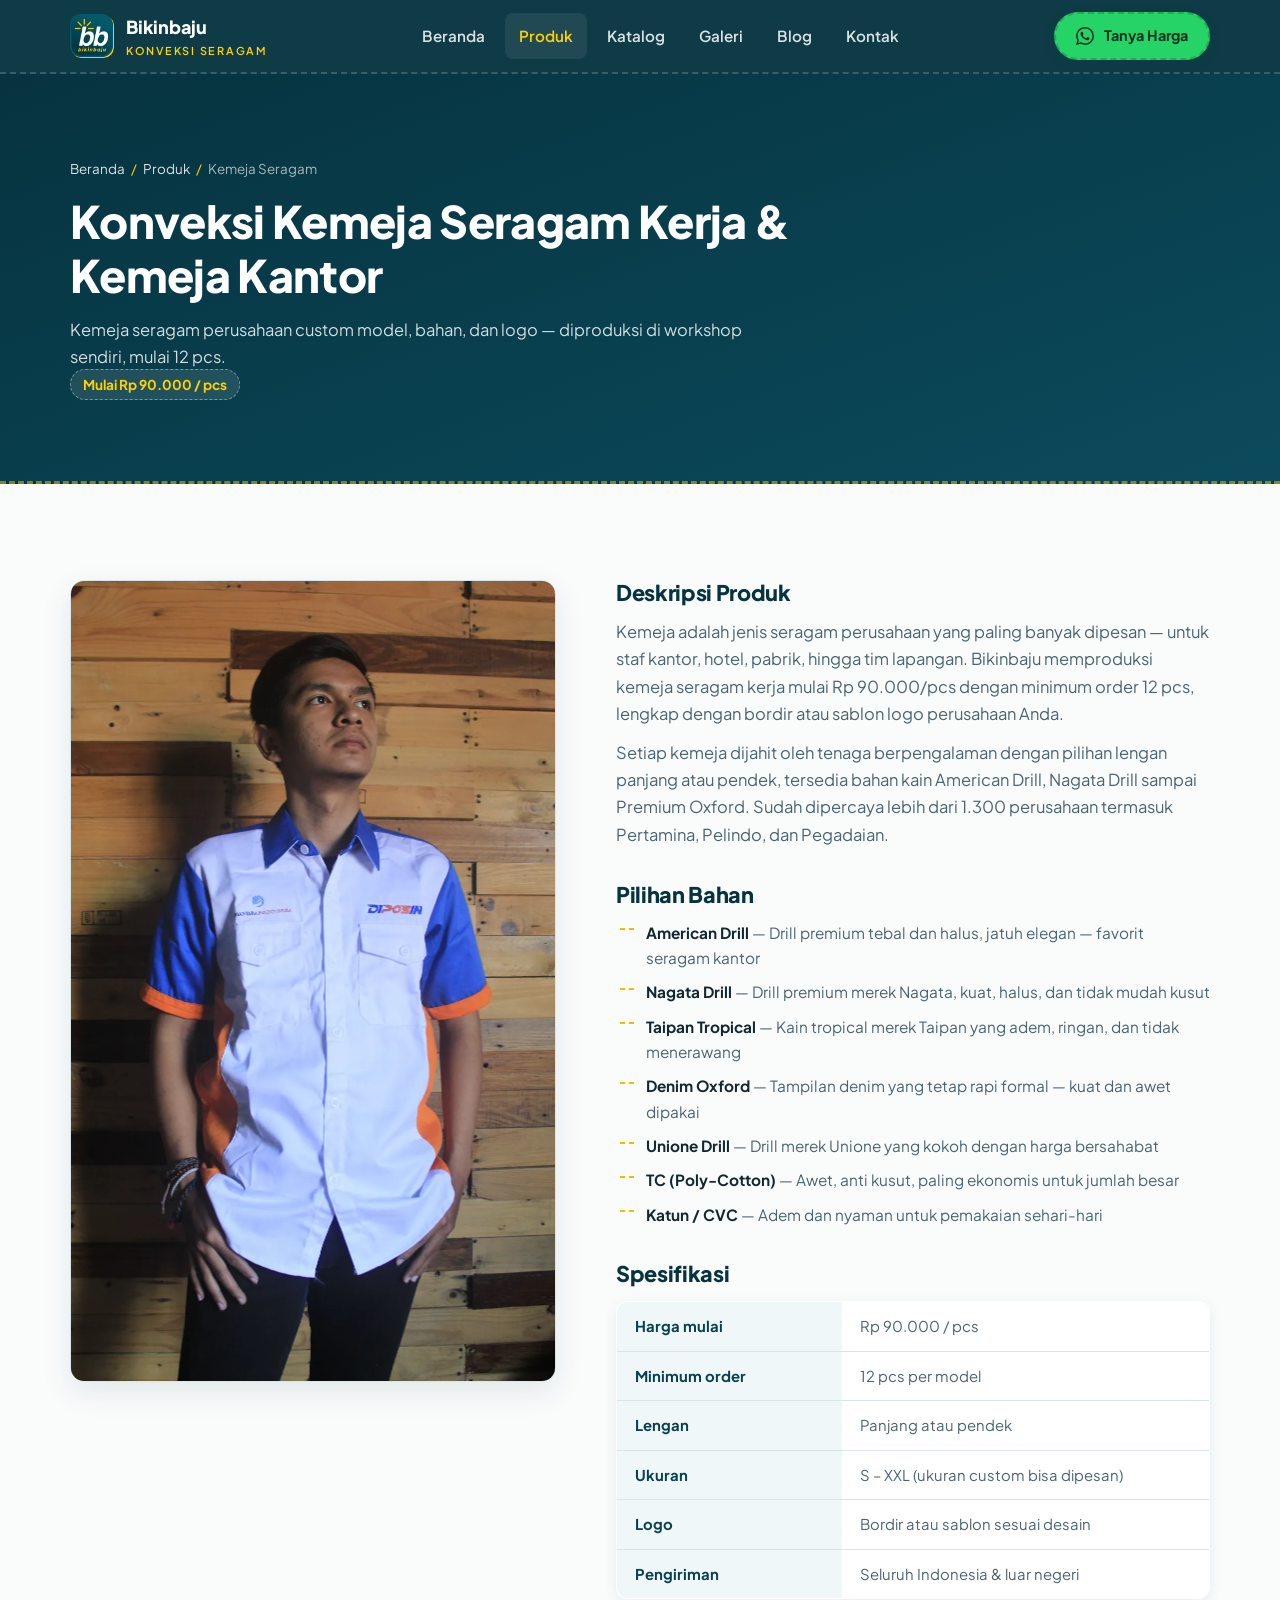
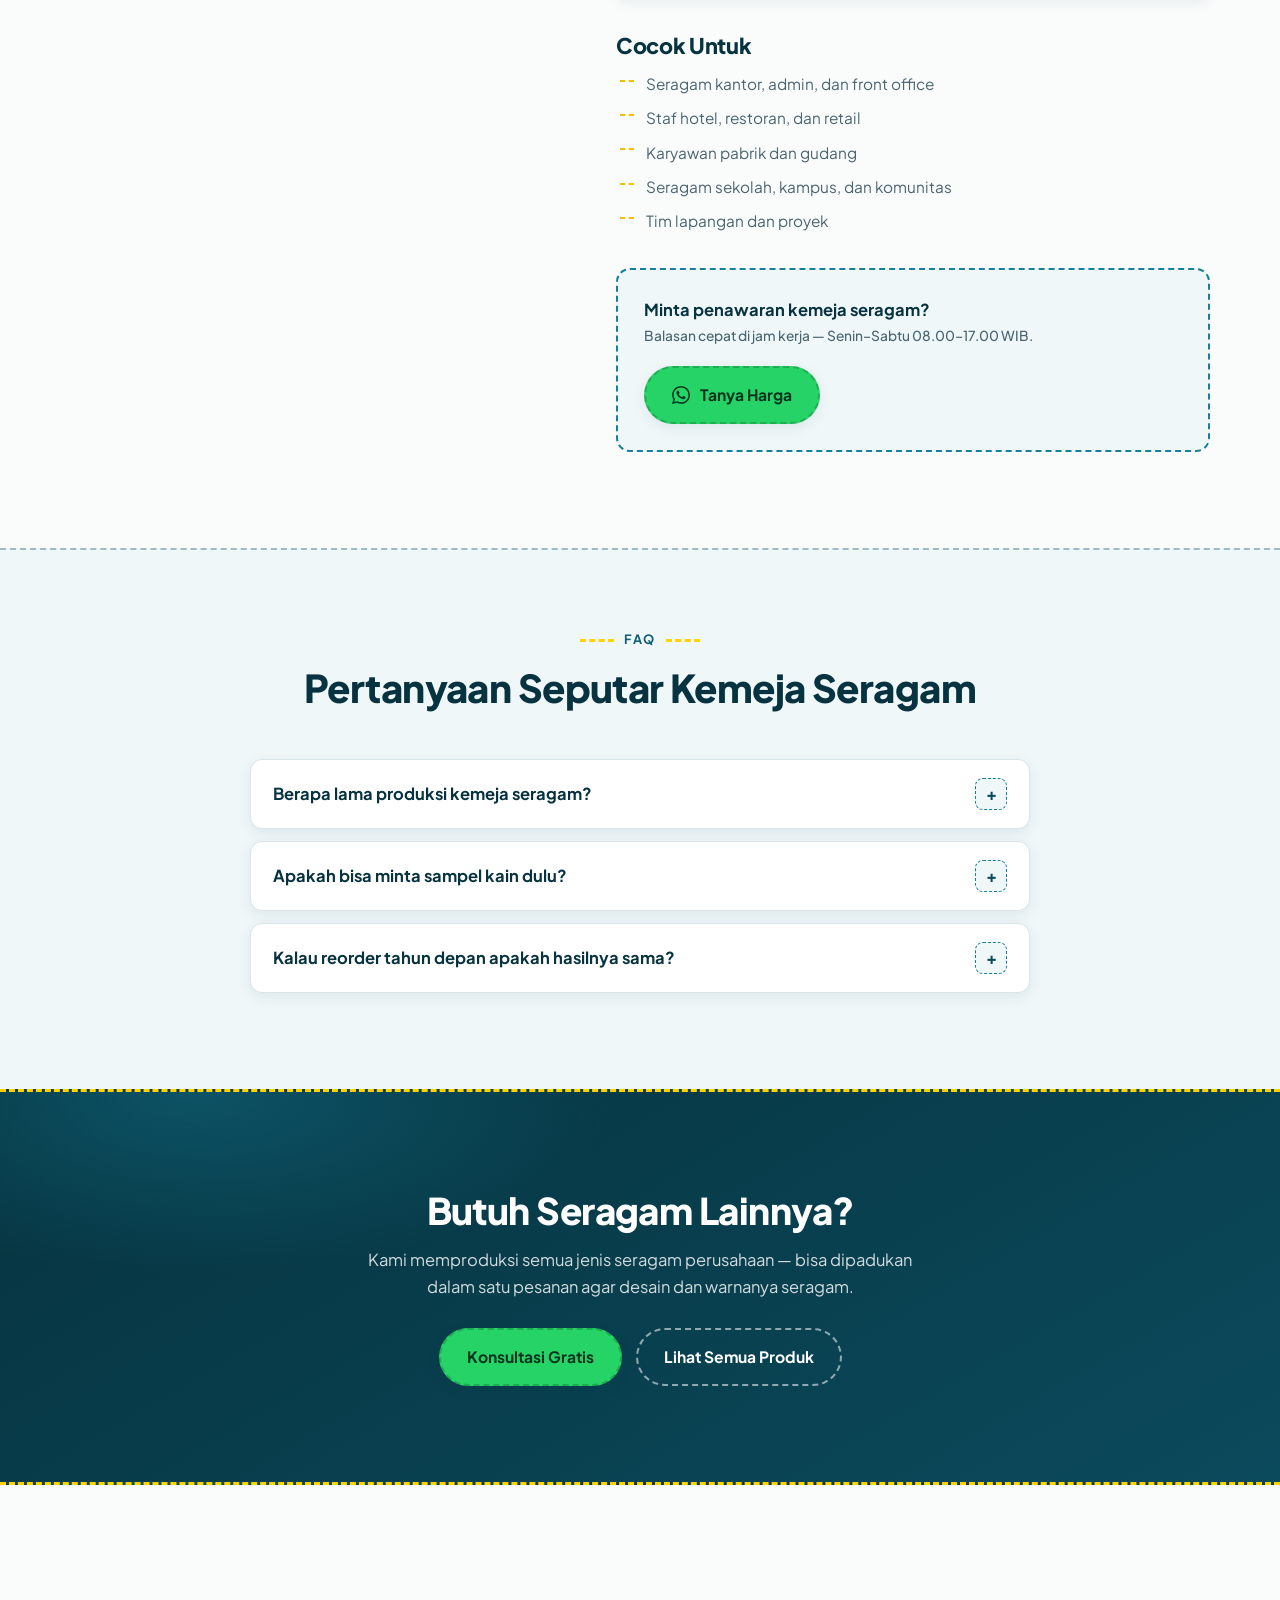
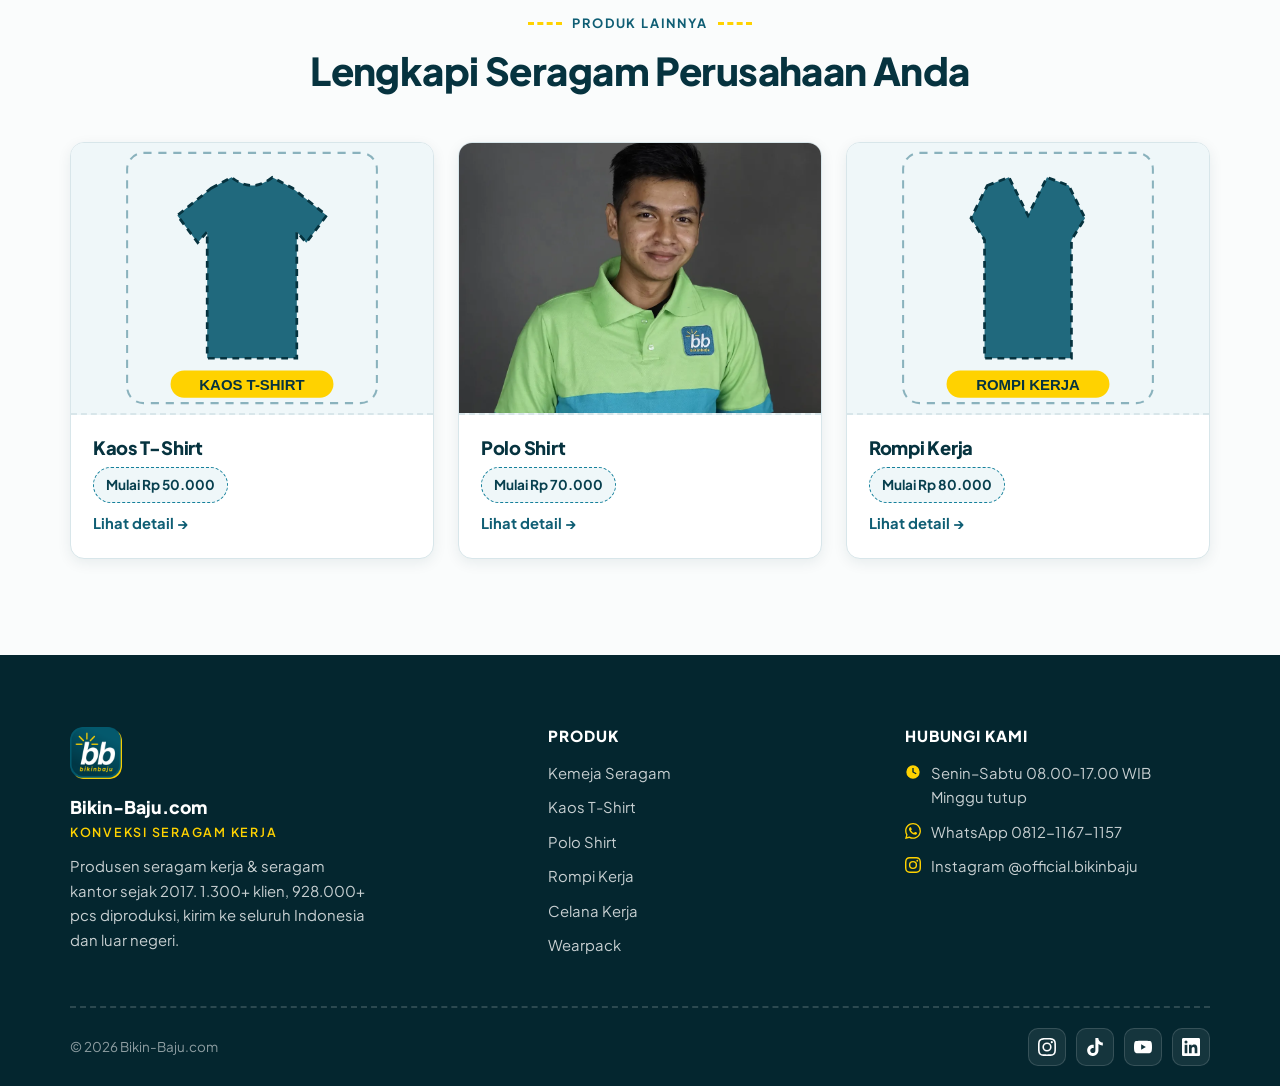
<file: produk/kemeja/index.html>
<!DOCTYPE html>
<html lang="id">
<head>
  <meta charset="UTF-8">
  <meta name="viewport" content="width=device-width, initial-scale=1.0">
  <title>Konveksi Kemeja Seragam Kerja Mulai Rp 90.000 | Bikin-Baju.com</title>
  <meta name="description" content="Produsen kemeja seragam kerja & kantor custom logo, mulai Rp 90.000/pcs. MOQ 12 pcs, desain & sampel kain gratis, produksi workshop sendiri.">
  <link rel="canonical" href="https://bikin-baju.com/produk/kemeja/">
  <meta name="robots" content="index, follow">
  <meta property="og:type" content="product">
  <meta property="og:site_name" content="Bikin-Baju.com">
  <meta property="og:title" content="Konveksi Kemeja Seragam Kerja Mulai Rp 90.000 | Bikin-Baju.com">
  <meta property="og:description" content="Produsen kemeja seragam kerja & kantor custom logo, mulai Rp 90.000/pcs. MOQ 12 pcs, desain & sampel kain gratis, produksi workshop sendiri.">
  <meta property="og:url" content="https://bikin-baju.com/produk/kemeja/">
  <meta property="og:image" content="https://bikin-baju.com/assets/img/og-image.jpg">
  <meta name="twitter:card" content="summary_large_image">
  <link rel="icon" type="image/png" sizes="32x32" href="/assets/img/favicon-32.png">
  <link rel="apple-touch-icon" href="/assets/img/apple-touch-icon.png">
  <link rel="preconnect" href="https://fonts.googleapis.com">
  <link rel="preconnect" href="https://fonts.gstatic.com" crossorigin>
  <link href="https://fonts.googleapis.com/css2?family=Plus+Jakarta+Sans:wght@400;500;700;800&display=swap" rel="stylesheet">
  <link rel="stylesheet" href="/assets/css/style.css">
  <script type="application/ld+json">{
  "@context": "https://schema.org",
  "@type": "Product",
  "name": "Kemeja Seragam Seragam Custom",
  "description": "Produsen kemeja seragam kerja & kantor custom logo, mulai Rp 90.000/pcs. MOQ 12 pcs, desain & sampel kain gratis, produksi workshop sendiri.",
  "image": "https://bikin-baju.com/assets/img/produk/kemeja.webp",
  "brand": {
    "@type": "Brand",
    "name": "Bikinbaju"
  },
  "manufacturer": {
    "@id": "https://bikin-baju.com/#bisnis"
  },
  "offers": {
    "@type": "AggregateOffer",
    "url": "https://bikin-baju.com/produk/kemeja/",
    "priceCurrency": "IDR",
    "lowPrice": "90000",
    "offerCount": "6",
    "availability": "https://schema.org/InStock",
    "seller": {
      "@id": "https://bikin-baju.com/#bisnis"
    }
  }
}</script>
  <script type="application/ld+json">{
  "@context": "https://schema.org",
  "@type": "BreadcrumbList",
  "itemListElement": [
    {
      "@type": "ListItem",
      "position": 1,
      "name": "Beranda",
      "item": "https://bikin-baju.com/"
    },
    {
      "@type": "ListItem",
      "position": 2,
      "name": "Produk",
      "item": "https://bikin-baju.com/#produk"
    },
    {
      "@type": "ListItem",
      "position": 3,
      "name": "Kemeja Seragam",
      "item": "https://bikin-baju.com/produk/kemeja/"
    }
  ]
}</script>
  <script type="application/ld+json">{
  "@context": "https://schema.org",
  "@type": "FAQPage",
  "mainEntity": [
    {
      "@type": "Question",
      "name": "Berapa lama produksi kemeja seragam?",
      "acceptedAnswer": {
        "@type": "Answer",
        "text": "Umumnya 2–3 minggu kerja tergantung jumlah dan detail bordir/sablon. Estimasi pasti diberikan saat penawaran."
      }
    },
    {
      "@type": "Question",
      "name": "Apakah bisa minta sampel kain dulu?",
      "acceptedAnswer": {
        "@type": "Answer",
        "text": "Bisa dan gratis. Kami kirimkan sampel kain sebelum produksi agar Anda yakin dengan pilihan bahan."
      }
    },
    {
      "@type": "Question",
      "name": "Kalau reorder tahun depan apakah hasilnya sama?",
      "acceptedAnswer": {
        "@type": "Answer",
        "text": "Ya. Pola dan data pesanan Anda kami simpan, sehingga reorder lebih cepat dan hasil tetap konsisten."
      }
    }
  ]
}</script>
</head>
<body>

  <header class="site-header">
    <div class="container header-inner">
      <a class="brand" href="/" aria-label="Bikin-Baju.com - Beranda">
        <img src="/assets/img/logo.png" alt="Logo Bikinbaju" width="44" height="44">
        <span>Bikinbaju<small>Konveksi Seragam</small></span>
      </a>
      <nav class="main-nav" aria-label="Navigasi utama">
        <ul>
          <li><a href="/">Beranda</a></li>
          <li><a href="/#produk" aria-current="page">Produk</a></li>
          <li><a href="/#katalog">Katalog</a></li>
          <li><a href="/galeri/">Galeri</a></li>
          <li><a href="/blog/">Blog</a></li>
          <li><a href="/kontak/">Kontak</a></li>
        </ul>
      </nav>
      <div class="header-cta">
        <a class="btn btn-wa" href="https://wa.me/6281211671157?text=Halo%20Bikinbaju%2C%20saya%20mau%20tanya%20harga%20kemeja%20seragam.%20Bisa%20dibantu%3F" rel="noopener" target="_blank"><svg width="18" height="18" viewBox="0 0 24 24" fill="currentColor" aria-hidden="true"><path d="M17.472 14.382c-.297-.149-1.758-.867-2.03-.967-.273-.099-.471-.148-.67.15-.197.297-.767.966-.94 1.164-.173.199-.347.223-.644.075-.297-.15-1.255-.463-2.39-1.475-.883-.788-1.48-1.761-1.653-2.059-.173-.297-.018-.458.13-.606.134-.133.297-.347.446-.52.149-.174.198-.298.297-.497.1-.198.05-.371-.025-.52-.074-.149-.669-1.612-.916-2.207-.242-.579-.487-.5-.669-.51-.173-.008-.371-.01-.57-.01-.198 0-.52.074-.792.372-.272.297-1.04 1.016-1.04 2.479 0 1.462 1.065 2.875 1.213 3.074.149.198 2.096 3.2 5.077 4.487.709.306 1.262.489 1.694.625.712.227 1.36.195 1.871.118.571-.085 1.758-.719 2.006-1.413.248-.694.248-1.289.173-1.413-.074-.124-.272-.198-.57-.347m-5.421 7.403h-.004a9.87 9.87 0 01-5.031-1.378l-.361-.214-3.741.982.998-3.648-.235-.374a9.86 9.86 0 01-1.51-5.26c.001-5.45 4.436-9.884 9.888-9.884 2.64 0 5.122 1.03 6.988 2.898a9.825 9.825 0 012.893 6.994c-.003 5.45-4.437 9.884-9.885 9.884m8.413-18.297A11.815 11.815 0 0012.05 0C5.495 0 .16 5.335.157 11.892c0 2.096.547 4.142 1.588 5.945L.057 24l6.305-1.654a11.882 11.882 0 005.683 1.448h.005c6.554 0 11.89-5.335 11.893-11.893a11.821 11.821 0 00-3.48-8.413z"/></svg><span>Tanya Harga</span></a>
        <button class="nav-toggle" aria-label="Buka menu navigasi" aria-expanded="false">
          <span></span><span></span><span></span>
        </button>
      </div>
    </div>
  </header>

  <main>

    <section class="page-hero">
      <div class="container">
        <nav class="breadcrumb" aria-label="Breadcrumb">
          <a href="/">Beranda</a><span aria-hidden="true">/</span><a href="/#produk">Produk</a><span aria-hidden="true">/</span>Kemeja Seragam
        </nav>
        <h1>Konveksi Kemeja Seragam Kerja & Kemeja Kantor</h1>
        <p class="page-sub">Kemeja seragam perusahaan custom model, bahan, dan logo — diproduksi di workshop sendiri, mulai 12 pcs.</p>
        <span class="price-chip">Mulai Rp 90.000 / pcs</span>
      </div>
    </section>

    <section>
      <div class="container product-layout">
        <div class="product-photo">
          <img src="/assets/img/produk/kemeja.webp" alt="Kemeja Seragam seragam produksi konveksi Bikinbaju" width="640" height="800">
        </div>
        <div class="product-content">
          <h2>Deskripsi Produk</h2>
          <p>Kemeja adalah jenis seragam perusahaan yang paling banyak dipesan — untuk staf kantor, hotel, pabrik, hingga tim lapangan. Bikinbaju memproduksi kemeja seragam kerja mulai Rp 90.000/pcs dengan minimum order 12 pcs, lengkap dengan bordir atau sablon logo perusahaan Anda.</p>
          <p style="margin-top:12px">Setiap kemeja dijahit oleh tenaga berpengalaman dengan pilihan lengan panjang atau pendek, tersedia bahan kain American Drill, Nagata Drill sampai Premium Oxford. Sudah dipercaya lebih dari 1.300 perusahaan termasuk Pertamina, Pelindo, dan Pegadaian.</p>

          <h2>Pilihan Bahan</h2>
          <ul>
          <li><strong>American Drill</strong> — Drill premium tebal dan halus, jatuh elegan — favorit seragam kantor</li>
          <li><strong>Nagata Drill</strong> — Drill premium merek Nagata, kuat, halus, dan tidak mudah kusut</li>
          <li><strong>Taipan Tropical</strong> — Kain tropical merek Taipan yang adem, ringan, dan tidak menerawang</li>
          <li><strong>Denim Oxford</strong> — Tampilan denim yang tetap rapi formal — kuat dan awet dipakai</li>
          <li><strong>Unione Drill</strong> — Drill merek Unione yang kokoh dengan harga bersahabat</li>
          <li><strong>TC (Poly-Cotton)</strong> — Awet, anti kusut, paling ekonomis untuk jumlah besar</li>
          <li><strong>Katun / CVC</strong> — Adem dan nyaman untuk pemakaian sehari-hari</li>
          </ul>

          <h2>Spesifikasi</h2>
          <table class="spec-table">
            <tbody>
              <tr><th scope="row">Harga mulai</th><td>Rp 90.000 / pcs</td></tr>
              <tr><th scope="row">Minimum order</th><td>12 pcs per model</td></tr>
              <tr><th scope="row">Lengan</th><td>Panjang atau pendek</td></tr>
              <tr><th scope="row">Ukuran</th><td>S – XXL (ukuran custom bisa dipesan)</td></tr>
              <tr><th scope="row">Logo</th><td>Bordir atau sablon sesuai desain</td></tr>
              <tr><th scope="row">Pengiriman</th><td>Seluruh Indonesia & luar negeri</td></tr>
            </tbody>
          </table>

          <h2>Cocok Untuk</h2>
          <ul>
          <li>Seragam kantor, admin, dan front office</li>
          <li>Staf hotel, restoran, dan retail</li>
          <li>Karyawan pabrik dan gudang</li>
          <li>Seragam sekolah, kampus, dan komunitas</li>
          <li>Tim lapangan dan proyek</li>
          </ul>

          <div class="product-cta">
            <p>Minta penawaran kemeja seragam?<small>Balasan cepat di jam kerja — Senin–Sabtu 08.00–17.00 WIB.</small></p>
            <a class="btn btn-wa" href="https://wa.me/6281211671157?text=Halo%20Bikinbaju%2C%20saya%20mau%20tanya%20harga%20kemeja%20seragam.%20Bisa%20dibantu%3F" rel="noopener" target="_blank"><svg width="18" height="18" viewBox="0 0 24 24" fill="currentColor" aria-hidden="true"><path d="M17.472 14.382c-.297-.149-1.758-.867-2.03-.967-.273-.099-.471-.148-.67.15-.197.297-.767.966-.94 1.164-.173.199-.347.223-.644.075-.297-.15-1.255-.463-2.39-1.475-.883-.788-1.48-1.761-1.653-2.059-.173-.297-.018-.458.13-.606.134-.133.297-.347.446-.52.149-.174.198-.298.297-.497.1-.198.05-.371-.025-.52-.074-.149-.669-1.612-.916-2.207-.242-.579-.487-.5-.669-.51-.173-.008-.371-.01-.57-.01-.198 0-.52.074-.792.372-.272.297-1.04 1.016-1.04 2.479 0 1.462 1.065 2.875 1.213 3.074.149.198 2.096 3.2 5.077 4.487.709.306 1.262.489 1.694.625.712.227 1.36.195 1.871.118.571-.085 1.758-.719 2.006-1.413.248-.694.248-1.289.173-1.413-.074-.124-.272-.198-.57-.347m-5.421 7.403h-.004a9.87 9.87 0 01-5.031-1.378l-.361-.214-3.741.982.998-3.648-.235-.374a9.86 9.86 0 01-1.51-5.26c.001-5.45 4.436-9.884 9.888-9.884 2.64 0 5.122 1.03 6.988 2.898a9.825 9.825 0 012.893 6.994c-.003 5.45-4.437 9.884-9.885 9.884m8.413-18.297A11.815 11.815 0 0012.05 0C5.495 0 .16 5.335.157 11.892c0 2.096.547 4.142 1.588 5.945L.057 24l6.305-1.654a11.882 11.882 0 005.683 1.448h.005c6.554 0 11.89-5.335 11.893-11.893a11.821 11.821 0 00-3.48-8.413z"/></svg> Tanya Harga</a>
          </div>
        </div>
      </div>
    </section>

    <section class="stitch-top" style="background:var(--teal-50);padding-top:clamp(48px,6vw,72px)">
      <div class="container">
        <div class="section-head center">
          <p class="kicker">FAQ</p>
          <h2 class="section-title">Pertanyaan Seputar Kemeja Seragam</h2>
        </div>
        <div class="faq-list">
          <details class="faq-item">
            <summary>Berapa lama produksi kemeja seragam?</summary>
            <p class="faq-a">Umumnya 2–3 minggu kerja tergantung jumlah dan detail bordir/sablon. Estimasi pasti diberikan saat penawaran.</p>
          </details>
          <details class="faq-item">
            <summary>Apakah bisa minta sampel kain dulu?</summary>
            <p class="faq-a">Bisa dan gratis. Kami kirimkan sampel kain sebelum produksi agar Anda yakin dengan pilihan bahan.</p>
          </details>
          <details class="faq-item">
            <summary>Kalau reorder tahun depan apakah hasilnya sama?</summary>
            <p class="faq-a">Ya. Pola dan data pesanan Anda kami simpan, sehingga reorder lebih cepat dan hasil tetap konsisten.</p>
          </details>
        </div>
      </div>
    </section>

    <section class="cta-band">
      <div class="container">
        <h2>Butuh Seragam Lainnya?</h2>
        <p>Kami memproduksi semua jenis seragam perusahaan — bisa dipadukan dalam satu pesanan agar desain dan warnanya seragam.</p>
        <div class="hero-actions">
          <a class="btn btn-wa" href="https://wa.me/6281211671157?text=Halo%20Bikinbaju%2C%20saya%20mau%20tanya%20harga%20seragam.%20Bisa%20dibantu%3F" rel="noopener" target="_blank">Konsultasi Gratis</a>
          <a class="btn btn-outline" href="/#produk">Lihat Semua Produk</a>
        </div>
      </div>
    </section>

    <section class="related-products">
      <div class="container">
        <div class="section-head center">
          <p class="kicker">Produk Lainnya</p>
          <h2 class="section-title">Lengkapi Seragam Perusahaan Anda</h2>
        </div>
        <div class="product-grid">
          <article class="product-card">
            <div class="thumb"><img src="/assets/img/produk/kaos-t-shirt.svg" alt="Kaos T-Shirt produksi Bikinbaju" loading="lazy" width="480" height="360"></div>
            <div class="body">
              <h3><a href="/produk/kaos-t-shirt/">Kaos T-Shirt</a></h3>
              <span class="price-chip">Mulai Rp 50.000</span>
              <a class="card-link" href="/produk/kaos-t-shirt/">Lihat detail →</a>
            </div>
          </article>
          <article class="product-card">
            <div class="thumb"><img src="/assets/img/produk/polo-shirt.webp" alt="Polo Shirt produksi Bikinbaju" loading="lazy" width="480" height="360"></div>
            <div class="body">
              <h3><a href="/produk/polo-shirt/">Polo Shirt</a></h3>
              <span class="price-chip">Mulai Rp 70.000</span>
              <a class="card-link" href="/produk/polo-shirt/">Lihat detail →</a>
            </div>
          </article>
          <article class="product-card">
            <div class="thumb"><img src="/assets/img/produk/rompi.svg" alt="Rompi Kerja produksi Bikinbaju" loading="lazy" width="480" height="360"></div>
            <div class="body">
              <h3><a href="/produk/rompi/">Rompi Kerja</a></h3>
              <span class="price-chip">Mulai Rp 80.000</span>
              <a class="card-link" href="/produk/rompi/">Lihat detail →</a>
            </div>
          </article>
        </div>
      </div>
    </section>

  </main>

  <footer class="site-footer">
    <div class="container">
      <div class="footer-grid">
        <div class="footer-brand">
          <img src="/assets/img/logo.png" alt="Logo Bikinbaju" width="52" height="52">
          <p class="brand-name">Bikin-Baju.com<small>Konveksi Seragam Kerja</small></p>
          <p>Produsen seragam kerja &amp; seragam kantor sejak 2017. 1.300+ klien, 928.000+ pcs diproduksi, kirim ke seluruh Indonesia dan luar negeri.</p>
        </div>
        <div>
          <h3>Produk</h3>
          <ul class="footer-list">
            <li><a href="/produk/kemeja/">Kemeja Seragam</a></li>
            <li><a href="/produk/kaos-t-shirt/">Kaos T-Shirt</a></li>
            <li><a href="/produk/polo-shirt/">Polo Shirt</a></li>
            <li><a href="/produk/rompi/">Rompi Kerja</a></li>
            <li><a href="/produk/celana/">Celana Kerja</a></li>
            <li><a href="/produk/wearpack/">Wearpack</a></li>
          </ul>
        </div>
        <div>
          <h3>Hubungi Kami</h3>
          <ul class="footer-list footer-contact">
            <li>
              <svg width="16" height="16" viewBox="0 0 24 24" fill="currentColor" aria-hidden="true"><path d="M12 22a10 10 0 110-20 10 10 0 010 20zm1-10.41V6h-2v6.41l5.29 3.04 1-1.73L13 11.59z"/></svg>
              <span>Senin–Sabtu 08.00–17.00 WIB<br>Minggu tutup</span>
            </li>
            <li>
              <svg width="16" height="16" viewBox="0 0 24 24" fill="currentColor" aria-hidden="true"><path d="M17.472 14.382c-.297-.149-1.758-.867-2.03-.967-.273-.099-.471-.148-.67.15-.197.297-.767.966-.94 1.164-.173.199-.347.223-.644.075-.297-.15-1.255-.463-2.39-1.475-.883-.788-1.48-1.761-1.653-2.059-.173-.297-.018-.458.13-.606.134-.133.297-.347.446-.52.149-.174.198-.298.297-.497.1-.198.05-.371-.025-.52-.074-.149-.669-1.612-.916-2.207-.242-.579-.487-.5-.669-.51-.173-.008-.371-.01-.57-.01-.198 0-.52.074-.792.372-.272.297-1.04 1.016-1.04 2.479 0 1.462 1.065 2.875 1.213 3.074.149.198 2.096 3.2 5.077 4.487.709.306 1.262.489 1.694.625.712.227 1.36.195 1.871.118.571-.085 1.758-.719 2.006-1.413.248-.694.248-1.289.173-1.413-.074-.124-.272-.198-.57-.347m-5.421 7.403h-.004a9.87 9.87 0 01-5.031-1.378l-.361-.214-3.741.982.998-3.648-.235-.374a9.86 9.86 0 01-1.51-5.26c.001-5.45 4.436-9.884 9.888-9.884 2.64 0 5.122 1.03 6.988 2.898a9.825 9.825 0 012.893 6.994c-.003 5.45-4.437 9.884-9.885 9.884m8.413-18.297A11.815 11.815 0 0012.05 0C5.495 0 .16 5.335.157 11.892c0 2.096.547 4.142 1.588 5.945L.057 24l6.305-1.654a11.882 11.882 0 005.683 1.448h.005c6.554 0 11.89-5.335 11.893-11.893a11.821 11.821 0 00-3.48-8.413z"/></svg>
              <a href="https://wa.me/6281211671157" rel="noopener" target="_blank">WhatsApp 0812-1167-1157</a>
            </li>
            <li>
              <svg width="16" height="16" viewBox="0 0 24 24" fill="currentColor" aria-hidden="true"><path d="M12 2.163c3.204 0 3.584.012 4.85.07 3.252.148 4.771 1.691 4.919 4.919.058 1.265.069 1.645.069 4.849 0 3.205-.012 3.584-.069 4.849-.149 3.225-1.664 4.771-4.919 4.919-1.266.058-1.644.07-4.85.07-3.204 0-3.584-.012-4.849-.07-3.26-.149-4.771-1.699-4.919-4.92-.058-1.265-.07-1.644-.07-4.849 0-3.204.013-3.583.07-4.849.149-3.227 1.664-4.771 4.919-4.919 1.266-.057 1.645-.069 4.849-.069zm0-2.163c-3.259 0-3.667.014-4.947.072-4.358.2-6.78 2.618-6.98 6.98-.059 1.281-.073 1.689-.073 4.948 0 3.259.014 3.668.072 4.948.2 4.358 2.618 6.78 6.98 6.98 1.281.058 1.689.072 4.948.072 3.259 0 3.668-.014 4.948-.072 4.354-.2 6.782-2.618 6.979-6.98.059-1.28.073-1.689.073-4.948 0-3.259-.014-3.667-.072-4.947-.196-4.354-2.617-6.78-6.979-6.98-1.281-.059-1.69-.073-4.949-.073zm0 5.838a6.162 6.162 0 100 12.324 6.162 6.162 0 000-12.324zm0 10.162a4 4 0 110-8 4 4 0 010 8zm6.406-11.845a1.44 1.44 0 100 2.881 1.44 1.44 0 000-2.881z"/></svg>
              <a href="https://www.instagram.com/official.bikinbaju" rel="noopener" target="_blank">Instagram @official.bikinbaju</a>
            </li>
          </ul>
        </div>
      </div>
      <div class="footer-bottom">
        <p>© <span data-year>2026</span> Bikin-Baju.com</p>
        <div class="footer-social">
          <a href="https://www.instagram.com/official.bikinbaju" aria-label="Instagram Bikinbaju" rel="noopener" target="_blank"><svg width="18" height="18" viewBox="0 0 24 24" fill="currentColor"><path d="M12 2.163c3.204 0 3.584.012 4.85.07 3.252.148 4.771 1.691 4.919 4.919.058 1.265.069 1.645.069 4.849 0 3.205-.012 3.584-.069 4.849-.149 3.225-1.664 4.771-4.919 4.919-1.266.058-1.644.07-4.85.07-3.204 0-3.584-.012-4.849-.07-3.26-.149-4.771-1.699-4.919-4.92-.058-1.265-.07-1.644-.07-4.849 0-3.204.013-3.583.07-4.849.149-3.227 1.664-4.771 4.919-4.919 1.266-.057 1.645-.069 4.849-.069zm0-2.163c-3.259 0-3.667.014-4.947.072-4.358.2-6.78 2.618-6.98 6.98-.059 1.281-.073 1.689-.073 4.948 0 3.259.014 3.668.072 4.948.2 4.358 2.618 6.78 6.98 6.98 1.281.058 1.689.072 4.948.072 3.259 0 3.668-.014 4.948-.072 4.354-.2 6.782-2.618 6.979-6.98.059-1.28.073-1.689.073-4.948 0-3.259-.014-3.667-.072-4.947-.196-4.354-2.617-6.78-6.979-6.98-1.281-.059-1.69-.073-4.949-.073zm0 5.838a6.162 6.162 0 100 12.324 6.162 6.162 0 000-12.324zm0 10.162a4 4 0 110-8 4 4 0 010 8zm6.406-11.845a1.44 1.44 0 100 2.881 1.44 1.44 0 000-2.881z"/></svg></a>
          <a href="https://www.tiktok.com/@bikinbajucom" aria-label="TikTok Bikinbaju" rel="noopener" target="_blank"><svg width="18" height="18" viewBox="0 0 24 24" fill="currentColor"><path d="M12.525.02c1.31-.02 2.61-.01 3.91-.02.08 1.53.63 3.09 1.75 4.17 1.12 1.11 2.7 1.62 4.24 1.79v4.03c-1.44-.05-2.89-.35-4.2-.97-.57-.26-1.1-.59-1.62-.93-.01 2.92.01 5.84-.02 8.75-.08 1.4-.54 2.79-1.35 3.94-1.31 1.92-3.58 3.17-5.91 3.21-1.43.08-2.86-.31-4.08-1.03-2.02-1.19-3.44-3.37-3.65-5.71-.02-.5-.03-1-.01-1.49.18-1.9 1.12-3.72 2.58-4.96 1.66-1.44 3.98-2.13 6.15-1.72.02 1.48-.04 2.96-.04 4.44-.99-.32-2.15-.23-3.02.37-.63.41-1.11 1.04-1.36 1.75-.21.51-.15 1.07-.14 1.61.24 1.64 1.82 3.02 3.5 2.87 1.12-.01 2.19-.66 2.77-1.61.19-.33.4-.67.41-1.06.1-1.79.06-3.57.07-5.36.01-4.03-.01-8.05.02-12.07z"/></svg></a>
          <a href="https://www.youtube.com/@bikinbajucom" aria-label="YouTube Bikinbaju" rel="noopener" target="_blank"><svg width="18" height="18" viewBox="0 0 24 24" fill="currentColor"><path d="M23.498 6.186a3.016 3.016 0 00-2.122-2.136C19.505 3.545 12 3.545 12 3.545s-7.505 0-9.377.505A3.017 3.017 0 00.502 6.186C0 8.07 0 12 0 12s0 3.93.502 5.814a3.016 3.016 0 002.122 2.136c1.871.505 9.376.505 9.376.505s7.505 0 9.377-.505a3.015 3.015 0 002.122-2.136C24 15.93 24 12 24 12s0-3.93-.502-5.814zM9.545 15.568V8.432L15.818 12l-6.273 3.568z"/></svg></a>
          <a href="https://www.linkedin.com/company/bikinbaju/" aria-label="LinkedIn Bikinbaju" rel="noopener" target="_blank"><svg width="18" height="18" viewBox="0 0 24 24" fill="currentColor"><path d="M20.447 20.452h-3.554v-5.569c0-1.328-.027-3.037-1.852-3.037-1.853 0-2.136 1.445-2.136 2.939v5.667H9.351V9h3.414v1.561h.046c.477-.9 1.637-1.85 3.37-1.85 3.601 0 4.267 2.37 4.267 5.455v6.286zM5.337 7.433a2.062 2.062 0 01-2.063-2.065 2.064 2.064 0 112.063 2.065zm1.782 13.019H3.555V9h3.564v11.452zM22.225 0H1.771C.792 0 0 .774 0 1.729v20.542C0 23.227.792 24 1.771 24h20.451C23.2 24 24 23.227 24 22.271V1.729C24 .774 23.2 0 22.222 0h.003z"/></svg></a>
        </div>
      </div>
    </div>
  </footer>

  <script src="/assets/js/main.js" defer></script>
</body>
</html>
</file>
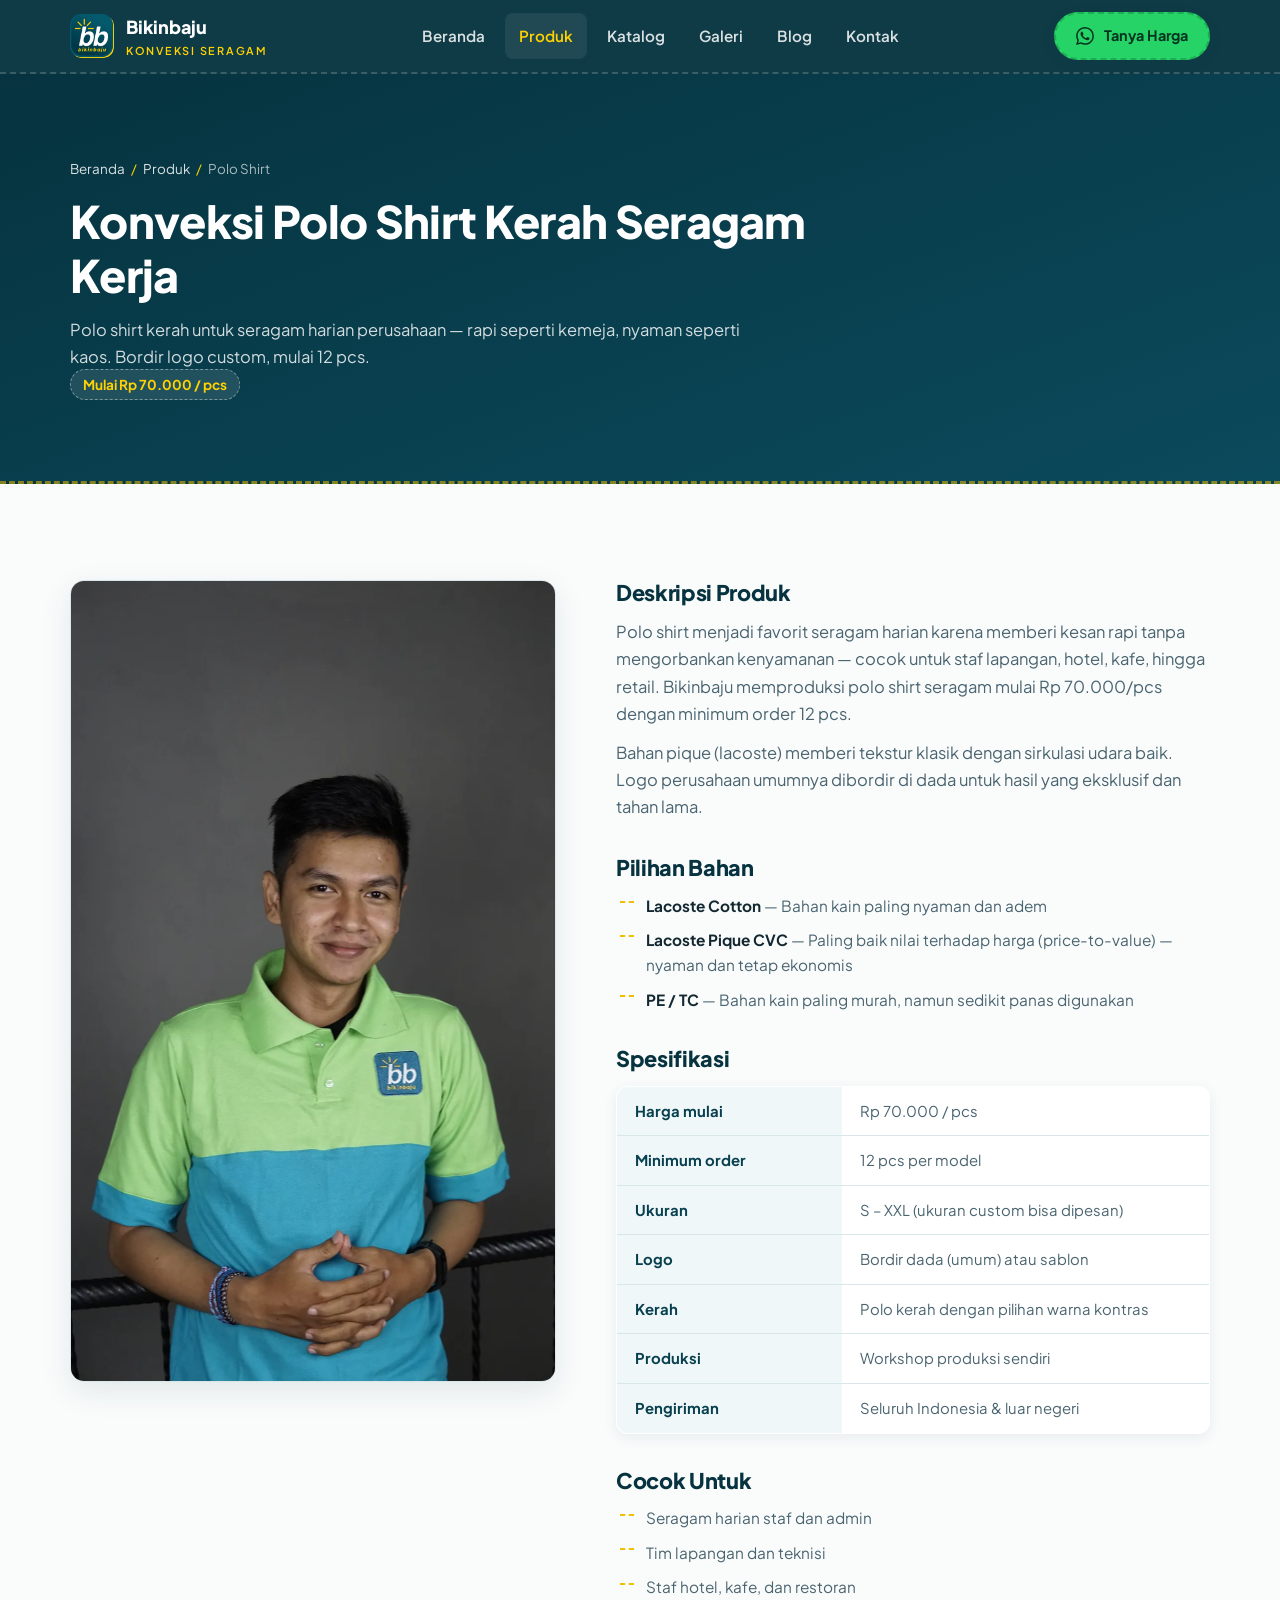
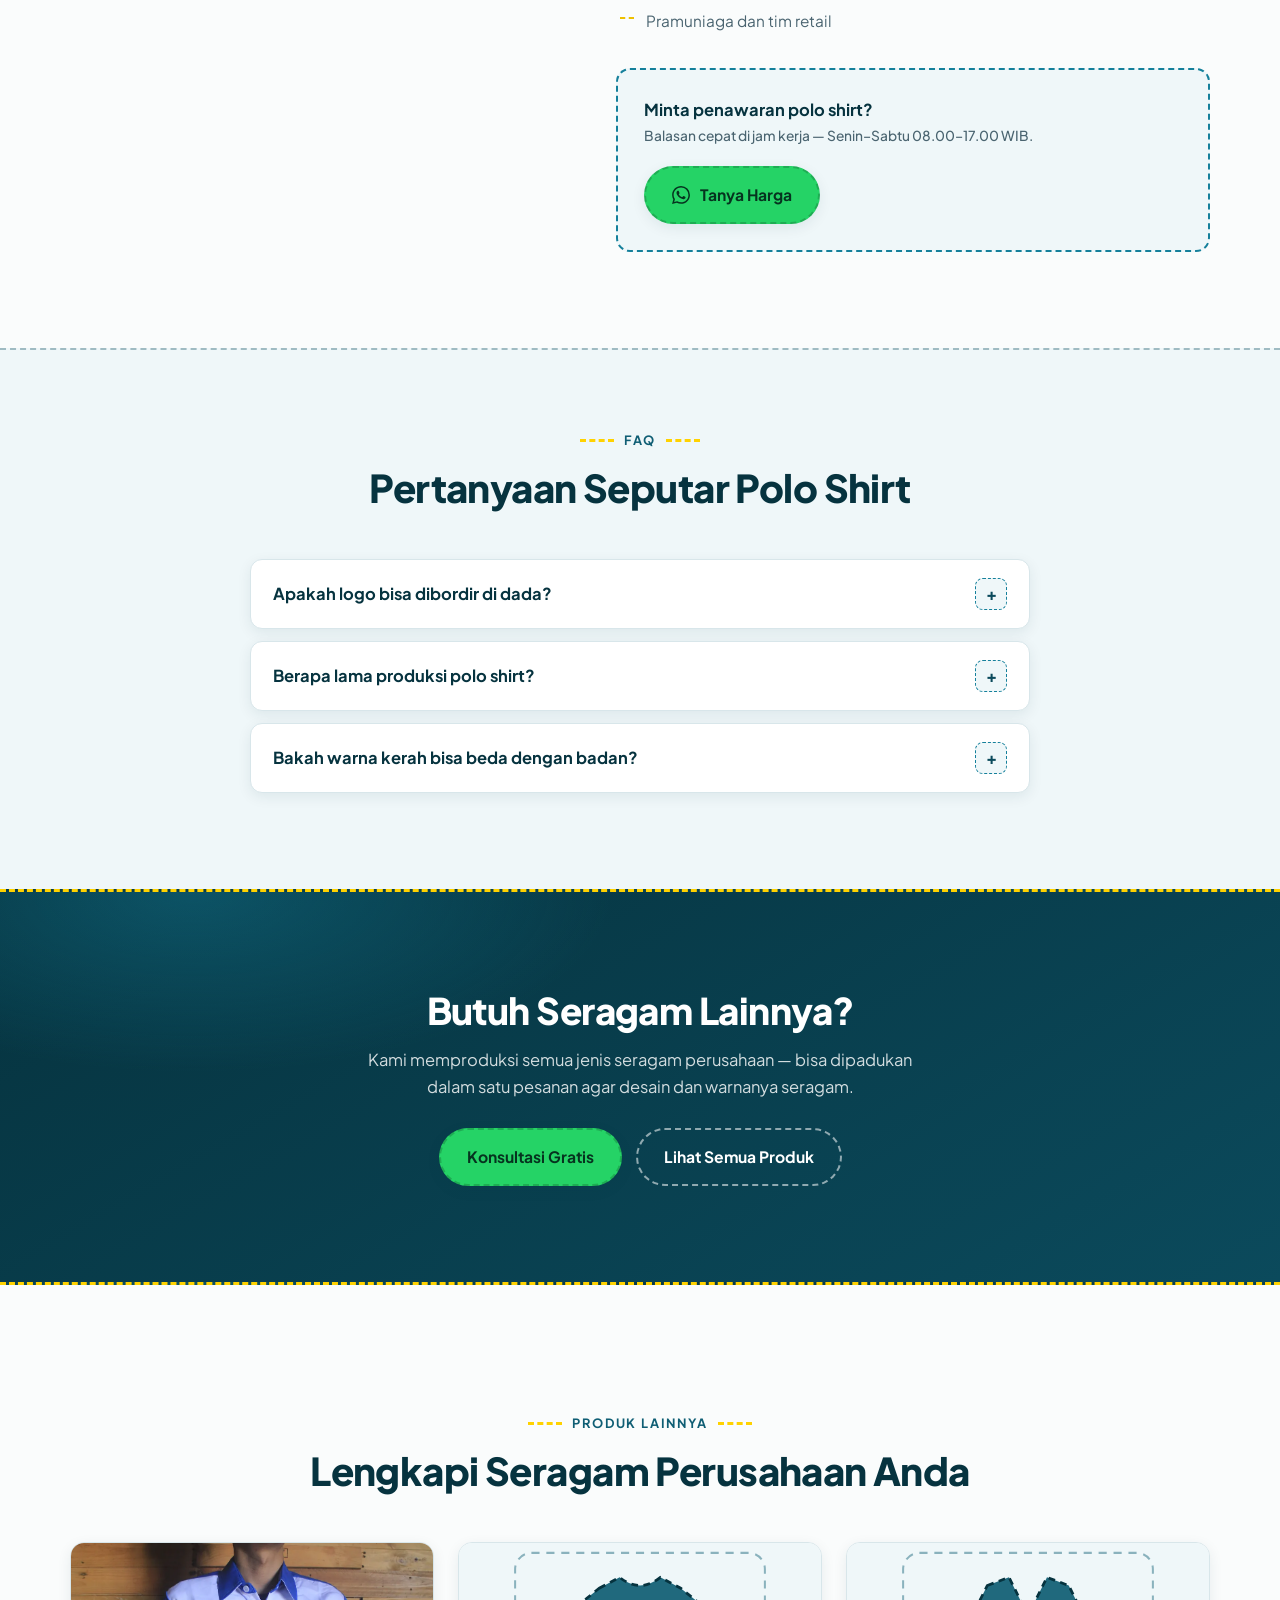
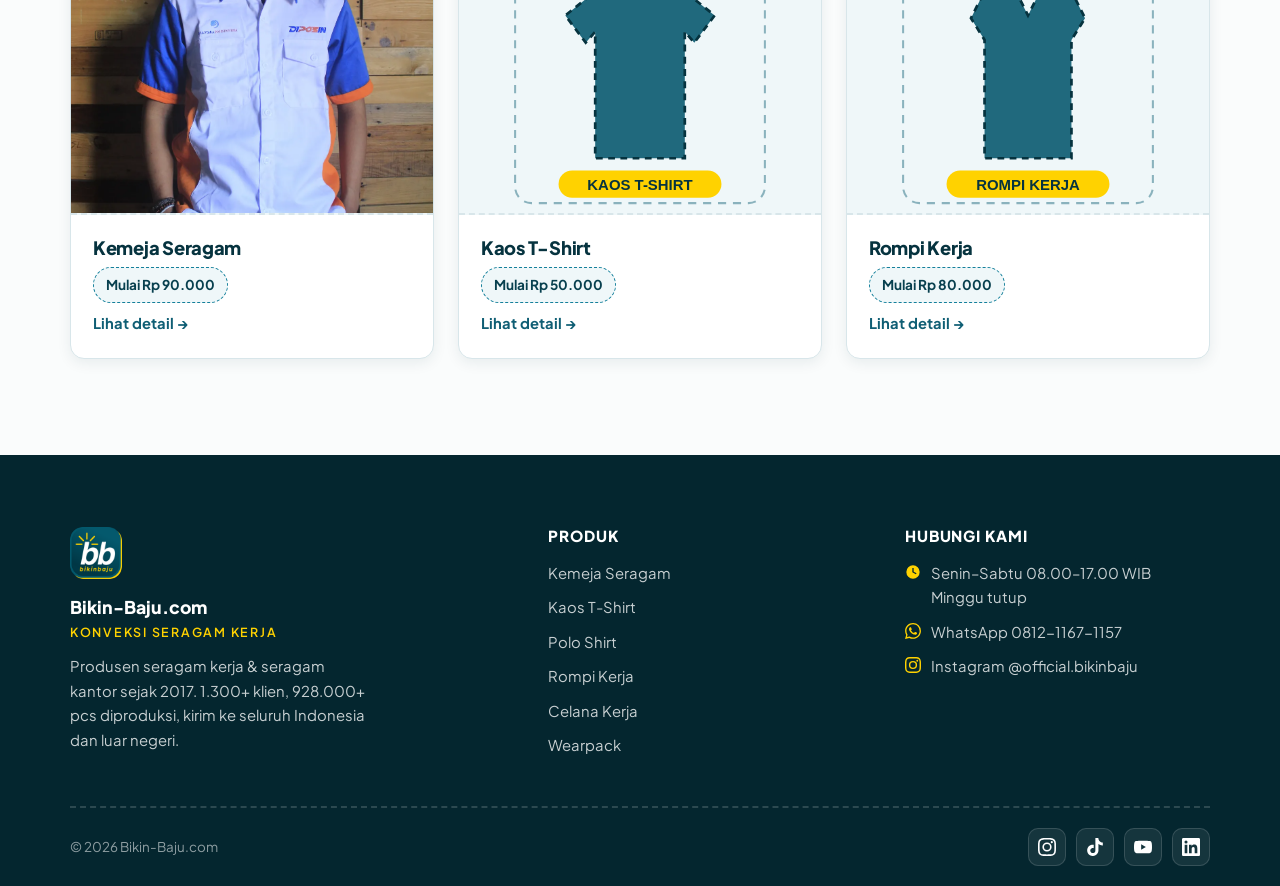
<file: produk/polo-shirt/index.html>
<!DOCTYPE html>
<html lang="id">
<head>
  <meta charset="UTF-8">
  <meta name="viewport" content="width=device-width, initial-scale=1.0">
  <title>Konveksi Polo Shirt Seragam Mulai Rp 70.000 | Bikin-Baju.com</title>
  <meta name="description" content="Produsen polo shirt seragam kerja bahan pique & lacoste mulai Rp 70.000/pcs. Bordir logo custom, MOQ 12 pcs, kirim seluruh Indonesia.">
  <link rel="canonical" href="https://bikin-baju.com/produk/polo-shirt/">
  <meta name="robots" content="index, follow">
  <meta property="og:type" content="product">
  <meta property="og:site_name" content="Bikin-Baju.com">
  <meta property="og:title" content="Konveksi Polo Shirt Seragam Mulai Rp 70.000 | Bikin-Baju.com">
  <meta property="og:description" content="Produsen polo shirt seragam kerja bahan pique & lacoste mulai Rp 70.000/pcs. Bordir logo custom, MOQ 12 pcs, kirim seluruh Indonesia.">
  <meta property="og:url" content="https://bikin-baju.com/produk/polo-shirt/">
  <meta property="og:image" content="https://bikin-baju.com/assets/img/og-image.jpg">
  <meta name="twitter:card" content="summary_large_image">
  <link rel="icon" type="image/png" sizes="32x32" href="/assets/img/favicon-32.png">
  <link rel="apple-touch-icon" href="/assets/img/apple-touch-icon.png">
  <link rel="preconnect" href="https://fonts.googleapis.com">
  <link rel="preconnect" href="https://fonts.gstatic.com" crossorigin>
  <link href="https://fonts.googleapis.com/css2?family=Plus+Jakarta+Sans:wght@400;500;700;800&display=swap" rel="stylesheet">
  <link rel="stylesheet" href="/assets/css/style.css">
  <script type="application/ld+json">{
  "@context": "https://schema.org",
  "@type": "Product",
  "name": "Polo Shirt Seragam Custom",
  "description": "Produsen polo shirt seragam kerja bahan pique & lacoste mulai Rp 70.000/pcs. Bordir logo custom, MOQ 12 pcs, kirim seluruh Indonesia.",
  "image": "https://bikin-baju.com/assets/img/produk/polo-shirt.webp",
  "brand": {
    "@type": "Brand",
    "name": "Bikinbaju"
  },
  "manufacturer": {
    "@id": "https://bikin-baju.com/#bisnis"
  },
  "offers": {
    "@type": "AggregateOffer",
    "url": "https://bikin-baju.com/produk/polo-shirt/",
    "priceCurrency": "IDR",
    "lowPrice": "70000",
    "offerCount": "6",
    "availability": "https://schema.org/InStock",
    "seller": {
      "@id": "https://bikin-baju.com/#bisnis"
    }
  }
}</script>
  <script type="application/ld+json">{
  "@context": "https://schema.org",
  "@type": "BreadcrumbList",
  "itemListElement": [
    {
      "@type": "ListItem",
      "position": 1,
      "name": "Beranda",
      "item": "https://bikin-baju.com/"
    },
    {
      "@type": "ListItem",
      "position": 2,
      "name": "Produk",
      "item": "https://bikin-baju.com/#produk"
    },
    {
      "@type": "ListItem",
      "position": 3,
      "name": "Polo Shirt",
      "item": "https://bikin-baju.com/produk/polo-shirt/"
    }
  ]
}</script>
  <script type="application/ld+json">{
  "@context": "https://schema.org",
  "@type": "FAQPage",
  "mainEntity": [
    {
      "@type": "Question",
      "name": "Apakah logo bisa dibordir di dada?",
      "acceptedAnswer": {
        "@type": "Answer",
        "text": "Bisa — bordir dada adalah pilihan paling populer untuk polo shirt karena hasilnya rapi dan tahan lama."
      }
    },
    {
      "@type": "Question",
      "name": "Berapa lama produksi polo shirt?",
      "acceptedAnswer": {
        "@type": "Answer",
        "text": "Umumnya 2–3 minggu kerja tergantung jumlah pesanan. Estimasi pasti diberikan saat penawaran."
      }
    },
    {
      "@type": "Question",
      "name": "Bakah warna kerah bisa beda dengan badan?",
      "acceptedAnswer": {
        "@type": "Answer",
        "text": "Bisa. Warna badan, kerah, dan lengan bisa dikombinasikan sesuai identitas perusahaan Anda."
      }
    }
  ]
}</script>
</head>
<body>

  <header class="site-header">
    <div class="container header-inner">
      <a class="brand" href="/" aria-label="Bikin-Baju.com - Beranda">
        <img src="/assets/img/logo.png" alt="Logo Bikinbaju" width="44" height="44">
        <span>Bikinbaju<small>Konveksi Seragam</small></span>
      </a>
      <nav class="main-nav" aria-label="Navigasi utama">
        <ul>
          <li><a href="/">Beranda</a></li>
          <li><a href="/#produk" aria-current="page">Produk</a></li>
          <li><a href="/#katalog">Katalog</a></li>
          <li><a href="/galeri/">Galeri</a></li>
          <li><a href="/blog/">Blog</a></li>
          <li><a href="/kontak/">Kontak</a></li>
        </ul>
      </nav>
      <div class="header-cta">
        <a class="btn btn-wa" href="https://wa.me/6281211671157?text=Halo%20Bikinbaju%2C%20saya%20mau%20tanya%20harga%20polo%20shirt%20seragam.%20Bisa%20dibantu%3F" rel="noopener" target="_blank"><svg width="18" height="18" viewBox="0 0 24 24" fill="currentColor" aria-hidden="true"><path d="M17.472 14.382c-.297-.149-1.758-.867-2.03-.967-.273-.099-.471-.148-.67.15-.197.297-.767.966-.94 1.164-.173.199-.347.223-.644.075-.297-.15-1.255-.463-2.39-1.475-.883-.788-1.48-1.761-1.653-2.059-.173-.297-.018-.458.13-.606.134-.133.297-.347.446-.52.149-.174.198-.298.297-.497.1-.198.05-.371-.025-.52-.074-.149-.669-1.612-.916-2.207-.242-.579-.487-.5-.669-.51-.173-.008-.371-.01-.57-.01-.198 0-.52.074-.792.372-.272.297-1.04 1.016-1.04 2.479 0 1.462 1.065 2.875 1.213 3.074.149.198 2.096 3.2 5.077 4.487.709.306 1.262.489 1.694.625.712.227 1.36.195 1.871.118.571-.085 1.758-.719 2.006-1.413.248-.694.248-1.289.173-1.413-.074-.124-.272-.198-.57-.347m-5.421 7.403h-.004a9.87 9.87 0 01-5.031-1.378l-.361-.214-3.741.982.998-3.648-.235-.374a9.86 9.86 0 01-1.51-5.26c.001-5.45 4.436-9.884 9.888-9.884 2.64 0 5.122 1.03 6.988 2.898a9.825 9.825 0 012.893 6.994c-.003 5.45-4.437 9.884-9.885 9.884m8.413-18.297A11.815 11.815 0 0012.05 0C5.495 0 .16 5.335.157 11.892c0 2.096.547 4.142 1.588 5.945L.057 24l6.305-1.654a11.882 11.882 0 005.683 1.448h.005c6.554 0 11.89-5.335 11.893-11.893a11.821 11.821 0 00-3.48-8.413z"/></svg><span>Tanya Harga</span></a>
        <button class="nav-toggle" aria-label="Buka menu navigasi" aria-expanded="false">
          <span></span><span></span><span></span>
        </button>
      </div>
    </div>
  </header>

  <main>

    <section class="page-hero">
      <div class="container">
        <nav class="breadcrumb" aria-label="Breadcrumb">
          <a href="/">Beranda</a><span aria-hidden="true">/</span><a href="/#produk">Produk</a><span aria-hidden="true">/</span>Polo Shirt
        </nav>
        <h1>Konveksi Polo Shirt Kerah Seragam Kerja</h1>
        <p class="page-sub">Polo shirt kerah untuk seragam harian perusahaan — rapi seperti kemeja, nyaman seperti kaos. Bordir logo custom, mulai 12 pcs.</p>
        <span class="price-chip">Mulai Rp 70.000 / pcs</span>
      </div>
    </section>

    <section>
      <div class="container product-layout">
        <div class="product-photo">
          <img src="/assets/img/produk/polo-shirt.webp" alt="Polo Shirt seragam produksi konveksi Bikinbaju" width="640" height="800">
        </div>
        <div class="product-content">
          <h2>Deskripsi Produk</h2>
          <p>Polo shirt menjadi favorit seragam harian karena memberi kesan rapi tanpa mengorbankan kenyamanan — cocok untuk staf lapangan, hotel, kafe, hingga retail. Bikinbaju memproduksi polo shirt seragam mulai Rp 70.000/pcs dengan minimum order 12 pcs.</p>
          <p style="margin-top:12px">Bahan pique (lacoste) memberi tekstur klasik dengan sirkulasi udara baik. Logo perusahaan umumnya dibordir di dada untuk hasil yang eksklusif dan tahan lama.</p>

          <h2>Pilihan Bahan</h2>
          <ul>
          <li><strong>Lacoste Cotton</strong> — Bahan kain paling nyaman dan adem</li>
          <li><strong>Lacoste Pique CVC</strong> — Paling baik nilai terhadap harga (price-to-value) — nyaman dan tetap ekonomis</li>
          <li><strong>PE / TC</strong> — Bahan kain paling murah, namun sedikit panas digunakan</li>
          </ul>

          <h2>Spesifikasi</h2>
          <table class="spec-table">
            <tbody>
              <tr><th scope="row">Harga mulai</th><td>Rp 70.000 / pcs</td></tr>
              <tr><th scope="row">Minimum order</th><td>12 pcs per model</td></tr>
              <tr><th scope="row">Ukuran</th><td>S – XXL (ukuran custom bisa dipesan)</td></tr>
              <tr><th scope="row">Logo</th><td>Bordir dada (umum) atau sablon</td></tr>
              <tr><th scope="row">Kerah</th><td>Polo kerah dengan pilihan warna kontras</td></tr>
              <tr><th scope="row">Produksi</th><td>Workshop produksi sendiri</td></tr>
              <tr><th scope="row">Pengiriman</th><td>Seluruh Indonesia & luar negeri</td></tr>
            </tbody>
          </table>

          <h2>Cocok Untuk</h2>
          <ul>
          <li>Seragam harian staf dan admin</li>
          <li>Tim lapangan dan teknisi</li>
          <li>Staf hotel, kafe, dan restoran</li>
          <li>Pramuniaga dan tim retail</li>
          </ul>

          <div class="product-cta">
            <p>Minta penawaran polo shirt?<small>Balasan cepat di jam kerja — Senin–Sabtu 08.00–17.00 WIB.</small></p>
            <a class="btn btn-wa" href="https://wa.me/6281211671157?text=Halo%20Bikinbaju%2C%20saya%20mau%20tanya%20harga%20polo%20shirt%20seragam.%20Bisa%20dibantu%3F" rel="noopener" target="_blank"><svg width="18" height="18" viewBox="0 0 24 24" fill="currentColor" aria-hidden="true"><path d="M17.472 14.382c-.297-.149-1.758-.867-2.03-.967-.273-.099-.471-.148-.67.15-.197.297-.767.966-.94 1.164-.173.199-.347.223-.644.075-.297-.15-1.255-.463-2.39-1.475-.883-.788-1.48-1.761-1.653-2.059-.173-.297-.018-.458.13-.606.134-.133.297-.347.446-.52.149-.174.198-.298.297-.497.1-.198.05-.371-.025-.52-.074-.149-.669-1.612-.916-2.207-.242-.579-.487-.5-.669-.51-.173-.008-.371-.01-.57-.01-.198 0-.52.074-.792.372-.272.297-1.04 1.016-1.04 2.479 0 1.462 1.065 2.875 1.213 3.074.149.198 2.096 3.2 5.077 4.487.709.306 1.262.489 1.694.625.712.227 1.36.195 1.871.118.571-.085 1.758-.719 2.006-1.413.248-.694.248-1.289.173-1.413-.074-.124-.272-.198-.57-.347m-5.421 7.403h-.004a9.87 9.87 0 01-5.031-1.378l-.361-.214-3.741.982.998-3.648-.235-.374a9.86 9.86 0 01-1.51-5.26c.001-5.45 4.436-9.884 9.888-9.884 2.64 0 5.122 1.03 6.988 2.898a9.825 9.825 0 012.893 6.994c-.003 5.45-4.437 9.884-9.885 9.884m8.413-18.297A11.815 11.815 0 0012.05 0C5.495 0 .16 5.335.157 11.892c0 2.096.547 4.142 1.588 5.945L.057 24l6.305-1.654a11.882 11.882 0 005.683 1.448h.005c6.554 0 11.89-5.335 11.893-11.893a11.821 11.821 0 00-3.48-8.413z"/></svg> Tanya Harga</a>
          </div>
        </div>
      </div>
    </section>

    <section class="stitch-top" style="background:var(--teal-50);padding-top:clamp(48px,6vw,72px)">
      <div class="container">
        <div class="section-head center">
          <p class="kicker">FAQ</p>
          <h2 class="section-title">Pertanyaan Seputar Polo Shirt</h2>
        </div>
        <div class="faq-list">
          <details class="faq-item">
            <summary>Apakah logo bisa dibordir di dada?</summary>
            <p class="faq-a">Bisa — bordir dada adalah pilihan paling populer untuk polo shirt karena hasilnya rapi dan tahan lama.</p>
          </details>
          <details class="faq-item">
            <summary>Berapa lama produksi polo shirt?</summary>
            <p class="faq-a">Umumnya 2–3 minggu kerja tergantung jumlah pesanan. Estimasi pasti diberikan saat penawaran.</p>
          </details>
          <details class="faq-item">
            <summary>Bakah warna kerah bisa beda dengan badan?</summary>
            <p class="faq-a">Bisa. Warna badan, kerah, dan lengan bisa dikombinasikan sesuai identitas perusahaan Anda.</p>
          </details>
        </div>
      </div>
    </section>

    <section class="cta-band">
      <div class="container">
        <h2>Butuh Seragam Lainnya?</h2>
        <p>Kami memproduksi semua jenis seragam perusahaan — bisa dipadukan dalam satu pesanan agar desain dan warnanya seragam.</p>
        <div class="hero-actions">
          <a class="btn btn-wa" href="https://wa.me/6281211671157?text=Halo%20Bikinbaju%2C%20saya%20mau%20tanya%20harga%20seragam.%20Bisa%20dibantu%3F" rel="noopener" target="_blank">Konsultasi Gratis</a>
          <a class="btn btn-outline" href="/#produk">Lihat Semua Produk</a>
        </div>
      </div>
    </section>

    <section class="related-products">
      <div class="container">
        <div class="section-head center">
          <p class="kicker">Produk Lainnya</p>
          <h2 class="section-title">Lengkapi Seragam Perusahaan Anda</h2>
        </div>
        <div class="product-grid">
          <article class="product-card">
            <div class="thumb"><img src="/assets/img/produk/kemeja.webp" alt="Kemeja Seragam produksi Bikinbaju" loading="lazy" width="480" height="360"></div>
            <div class="body">
              <h3><a href="/produk/kemeja/">Kemeja Seragam</a></h3>
              <span class="price-chip">Mulai Rp 90.000</span>
              <a class="card-link" href="/produk/kemeja/">Lihat detail →</a>
            </div>
          </article>
          <article class="product-card">
            <div class="thumb"><img src="/assets/img/produk/kaos-t-shirt.svg" alt="Kaos T-Shirt produksi Bikinbaju" loading="lazy" width="480" height="360"></div>
            <div class="body">
              <h3><a href="/produk/kaos-t-shirt/">Kaos T-Shirt</a></h3>
              <span class="price-chip">Mulai Rp 50.000</span>
              <a class="card-link" href="/produk/kaos-t-shirt/">Lihat detail →</a>
            </div>
          </article>
          <article class="product-card">
            <div class="thumb"><img src="/assets/img/produk/rompi.svg" alt="Rompi Kerja produksi Bikinbaju" loading="lazy" width="480" height="360"></div>
            <div class="body">
              <h3><a href="/produk/rompi/">Rompi Kerja</a></h3>
              <span class="price-chip">Mulai Rp 80.000</span>
              <a class="card-link" href="/produk/rompi/">Lihat detail →</a>
            </div>
          </article>
        </div>
      </div>
    </section>

  </main>

  <footer class="site-footer">
    <div class="container">
      <div class="footer-grid">
        <div class="footer-brand">
          <img src="/assets/img/logo.png" alt="Logo Bikinbaju" width="52" height="52">
          <p class="brand-name">Bikin-Baju.com<small>Konveksi Seragam Kerja</small></p>
          <p>Produsen seragam kerja &amp; seragam kantor sejak 2017. 1.300+ klien, 928.000+ pcs diproduksi, kirim ke seluruh Indonesia dan luar negeri.</p>
        </div>
        <div>
          <h3>Produk</h3>
          <ul class="footer-list">
            <li><a href="/produk/kemeja/">Kemeja Seragam</a></li>
            <li><a href="/produk/kaos-t-shirt/">Kaos T-Shirt</a></li>
            <li><a href="/produk/polo-shirt/">Polo Shirt</a></li>
            <li><a href="/produk/rompi/">Rompi Kerja</a></li>
            <li><a href="/produk/celana/">Celana Kerja</a></li>
            <li><a href="/produk/wearpack/">Wearpack</a></li>
          </ul>
        </div>
        <div>
          <h3>Hubungi Kami</h3>
          <ul class="footer-list footer-contact">
            <li>
              <svg width="16" height="16" viewBox="0 0 24 24" fill="currentColor" aria-hidden="true"><path d="M12 22a10 10 0 110-20 10 10 0 010 20zm1-10.41V6h-2v6.41l5.29 3.04 1-1.73L13 11.59z"/></svg>
              <span>Senin–Sabtu 08.00–17.00 WIB<br>Minggu tutup</span>
            </li>
            <li>
              <svg width="16" height="16" viewBox="0 0 24 24" fill="currentColor" aria-hidden="true"><path d="M17.472 14.382c-.297-.149-1.758-.867-2.03-.967-.273-.099-.471-.148-.67.15-.197.297-.767.966-.94 1.164-.173.199-.347.223-.644.075-.297-.15-1.255-.463-2.39-1.475-.883-.788-1.48-1.761-1.653-2.059-.173-.297-.018-.458.13-.606.134-.133.297-.347.446-.52.149-.174.198-.298.297-.497.1-.198.05-.371-.025-.52-.074-.149-.669-1.612-.916-2.207-.242-.579-.487-.5-.669-.51-.173-.008-.371-.01-.57-.01-.198 0-.52.074-.792.372-.272.297-1.04 1.016-1.04 2.479 0 1.462 1.065 2.875 1.213 3.074.149.198 2.096 3.2 5.077 4.487.709.306 1.262.489 1.694.625.712.227 1.36.195 1.871.118.571-.085 1.758-.719 2.006-1.413.248-.694.248-1.289.173-1.413-.074-.124-.272-.198-.57-.347m-5.421 7.403h-.004a9.87 9.87 0 01-5.031-1.378l-.361-.214-3.741.982.998-3.648-.235-.374a9.86 9.86 0 01-1.51-5.26c.001-5.45 4.436-9.884 9.888-9.884 2.64 0 5.122 1.03 6.988 2.898a9.825 9.825 0 012.893 6.994c-.003 5.45-4.437 9.884-9.885 9.884m8.413-18.297A11.815 11.815 0 0012.05 0C5.495 0 .16 5.335.157 11.892c0 2.096.547 4.142 1.588 5.945L.057 24l6.305-1.654a11.882 11.882 0 005.683 1.448h.005c6.554 0 11.89-5.335 11.893-11.893a11.821 11.821 0 00-3.48-8.413z"/></svg>
              <a href="https://wa.me/6281211671157" rel="noopener" target="_blank">WhatsApp 0812-1167-1157</a>
            </li>
            <li>
              <svg width="16" height="16" viewBox="0 0 24 24" fill="currentColor" aria-hidden="true"><path d="M12 2.163c3.204 0 3.584.012 4.85.07 3.252.148 4.771 1.691 4.919 4.919.058 1.265.069 1.645.069 4.849 0 3.205-.012 3.584-.069 4.849-.149 3.225-1.664 4.771-4.919 4.919-1.266.058-1.644.07-4.85.07-3.204 0-3.584-.012-4.849-.07-3.26-.149-4.771-1.699-4.919-4.92-.058-1.265-.07-1.644-.07-4.849 0-3.204.013-3.583.07-4.849.149-3.227 1.664-4.771 4.919-4.919 1.266-.057 1.645-.069 4.849-.069zm0-2.163c-3.259 0-3.667.014-4.947.072-4.358.2-6.78 2.618-6.98 6.98-.059 1.281-.073 1.689-.073 4.948 0 3.259.014 3.668.072 4.948.2 4.358 2.618 6.78 6.98 6.98 1.281.058 1.689.072 4.948.072 3.259 0 3.668-.014 4.948-.072 4.354-.2 6.782-2.618 6.979-6.98.059-1.28.073-1.689.073-4.948 0-3.259-.014-3.667-.072-4.947-.196-4.354-2.617-6.78-6.979-6.98-1.281-.059-1.69-.073-4.949-.073zm0 5.838a6.162 6.162 0 100 12.324 6.162 6.162 0 000-12.324zm0 10.162a4 4 0 110-8 4 4 0 010 8zm6.406-11.845a1.44 1.44 0 100 2.881 1.44 1.44 0 000-2.881z"/></svg>
              <a href="https://www.instagram.com/official.bikinbaju" rel="noopener" target="_blank">Instagram @official.bikinbaju</a>
            </li>
          </ul>
        </div>
      </div>
      <div class="footer-bottom">
        <p>© <span data-year>2026</span> Bikin-Baju.com</p>
        <div class="footer-social">
          <a href="https://www.instagram.com/official.bikinbaju" aria-label="Instagram Bikinbaju" rel="noopener" target="_blank"><svg width="18" height="18" viewBox="0 0 24 24" fill="currentColor"><path d="M12 2.163c3.204 0 3.584.012 4.85.07 3.252.148 4.771 1.691 4.919 4.919.058 1.265.069 1.645.069 4.849 0 3.205-.012 3.584-.069 4.849-.149 3.225-1.664 4.771-4.919 4.919-1.266.058-1.644.07-4.85.07-3.204 0-3.584-.012-4.849-.07-3.26-.149-4.771-1.699-4.919-4.92-.058-1.265-.07-1.644-.07-4.849 0-3.204.013-3.583.07-4.849.149-3.227 1.664-4.771 4.919-4.919 1.266-.057 1.645-.069 4.849-.069zm0-2.163c-3.259 0-3.667.014-4.947.072-4.358.2-6.78 2.618-6.98 6.98-.059 1.281-.073 1.689-.073 4.948 0 3.259.014 3.668.072 4.948.2 4.358 2.618 6.78 6.98 6.98 1.281.058 1.689.072 4.948.072 3.259 0 3.668-.014 4.948-.072 4.354-.2 6.782-2.618 6.979-6.98.059-1.28.073-1.689.073-4.948 0-3.259-.014-3.667-.072-4.947-.196-4.354-2.617-6.78-6.979-6.98-1.281-.059-1.69-.073-4.949-.073zm0 5.838a6.162 6.162 0 100 12.324 6.162 6.162 0 000-12.324zm0 10.162a4 4 0 110-8 4 4 0 010 8zm6.406-11.845a1.44 1.44 0 100 2.881 1.44 1.44 0 000-2.881z"/></svg></a>
          <a href="https://www.tiktok.com/@bikinbajucom" aria-label="TikTok Bikinbaju" rel="noopener" target="_blank"><svg width="18" height="18" viewBox="0 0 24 24" fill="currentColor"><path d="M12.525.02c1.31-.02 2.61-.01 3.91-.02.08 1.53.63 3.09 1.75 4.17 1.12 1.11 2.7 1.62 4.24 1.79v4.03c-1.44-.05-2.89-.35-4.2-.97-.57-.26-1.1-.59-1.62-.93-.01 2.92.01 5.84-.02 8.75-.08 1.4-.54 2.79-1.35 3.94-1.31 1.92-3.58 3.17-5.91 3.21-1.43.08-2.86-.31-4.08-1.03-2.02-1.19-3.44-3.37-3.65-5.71-.02-.5-.03-1-.01-1.49.18-1.9 1.12-3.72 2.58-4.96 1.66-1.44 3.98-2.13 6.15-1.72.02 1.48-.04 2.96-.04 4.44-.99-.32-2.15-.23-3.02.37-.63.41-1.11 1.04-1.36 1.75-.21.51-.15 1.07-.14 1.61.24 1.64 1.82 3.02 3.5 2.87 1.12-.01 2.19-.66 2.77-1.61.19-.33.4-.67.41-1.06.1-1.79.06-3.57.07-5.36.01-4.03-.01-8.05.02-12.07z"/></svg></a>
          <a href="https://www.youtube.com/@bikinbajucom" aria-label="YouTube Bikinbaju" rel="noopener" target="_blank"><svg width="18" height="18" viewBox="0 0 24 24" fill="currentColor"><path d="M23.498 6.186a3.016 3.016 0 00-2.122-2.136C19.505 3.545 12 3.545 12 3.545s-7.505 0-9.377.505A3.017 3.017 0 00.502 6.186C0 8.07 0 12 0 12s0 3.93.502 5.814a3.016 3.016 0 002.122 2.136c1.871.505 9.376.505 9.376.505s7.505 0 9.377-.505a3.015 3.015 0 002.122-2.136C24 15.93 24 12 24 12s0-3.93-.502-5.814zM9.545 15.568V8.432L15.818 12l-6.273 3.568z"/></svg></a>
          <a href="https://www.linkedin.com/company/bikinbaju/" aria-label="LinkedIn Bikinbaju" rel="noopener" target="_blank"><svg width="18" height="18" viewBox="0 0 24 24" fill="currentColor"><path d="M20.447 20.452h-3.554v-5.569c0-1.328-.027-3.037-1.852-3.037-1.853 0-2.136 1.445-2.136 2.939v5.667H9.351V9h3.414v1.561h.046c.477-.9 1.637-1.85 3.37-1.85 3.601 0 4.267 2.37 4.267 5.455v6.286zM5.337 7.433a2.062 2.062 0 01-2.063-2.065 2.064 2.064 0 112.063 2.065zm1.782 13.019H3.555V9h3.564v11.452zM22.225 0H1.771C.792 0 0 .774 0 1.729v20.542C0 23.227.792 24 1.771 24h20.451C23.2 24 24 23.227 24 22.271V1.729C24 .774 23.2 0 22.222 0h.003z"/></svg></a>
        </div>
      </div>
    </div>
  </footer>

  <script src="/assets/js/main.js" defer></script>
</body>
</html>
</file>
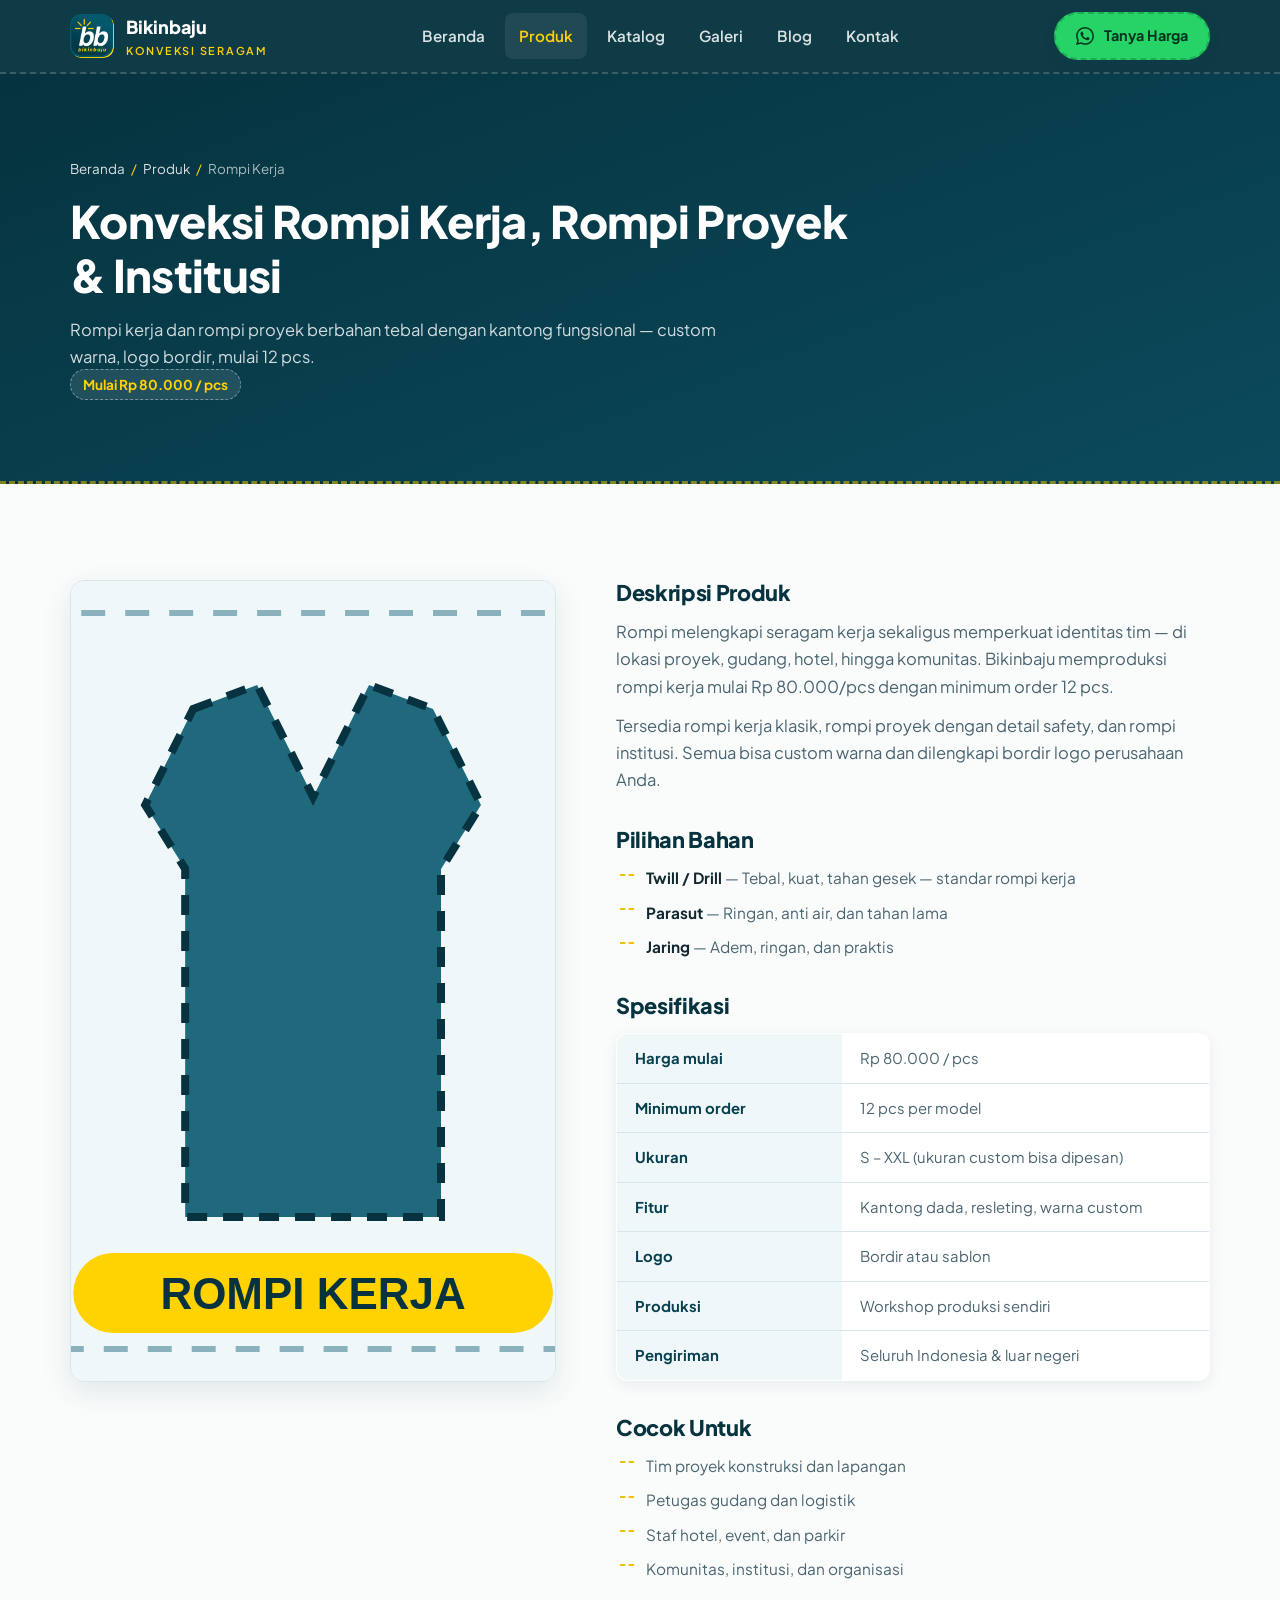
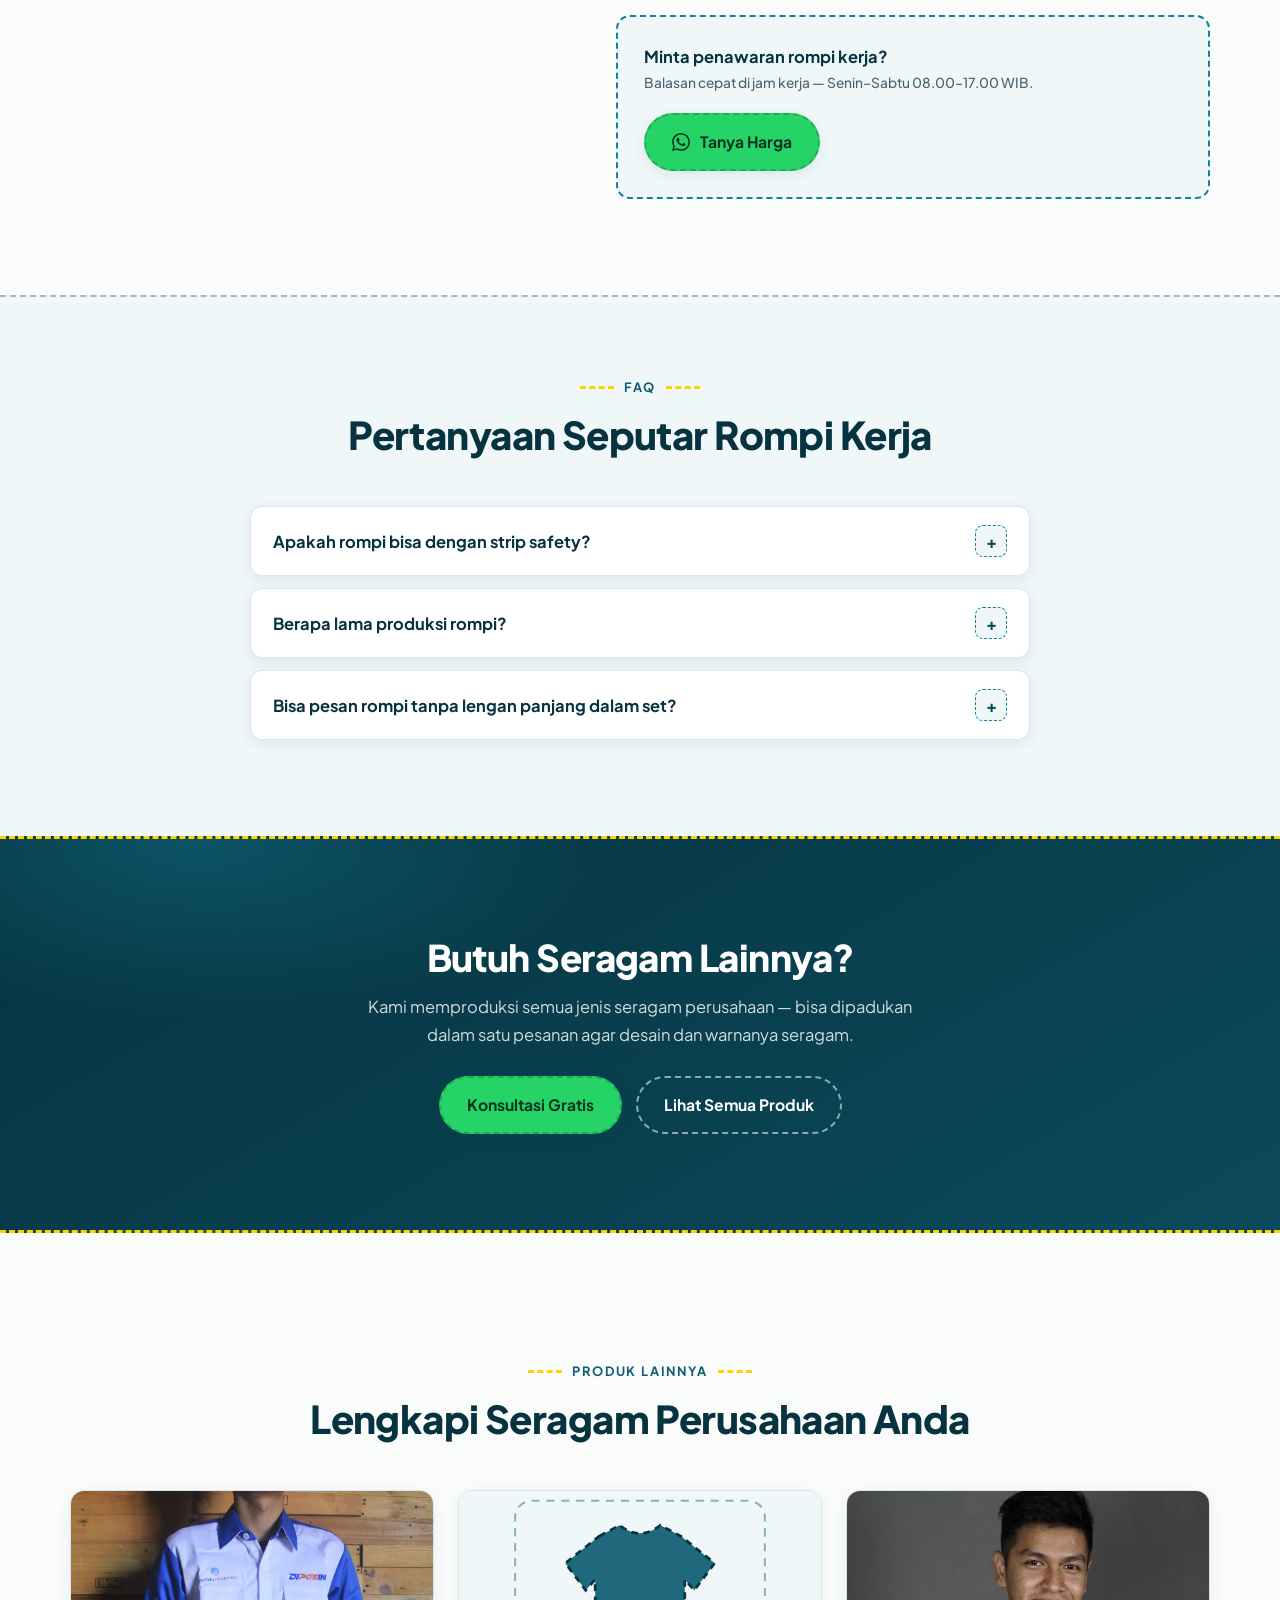
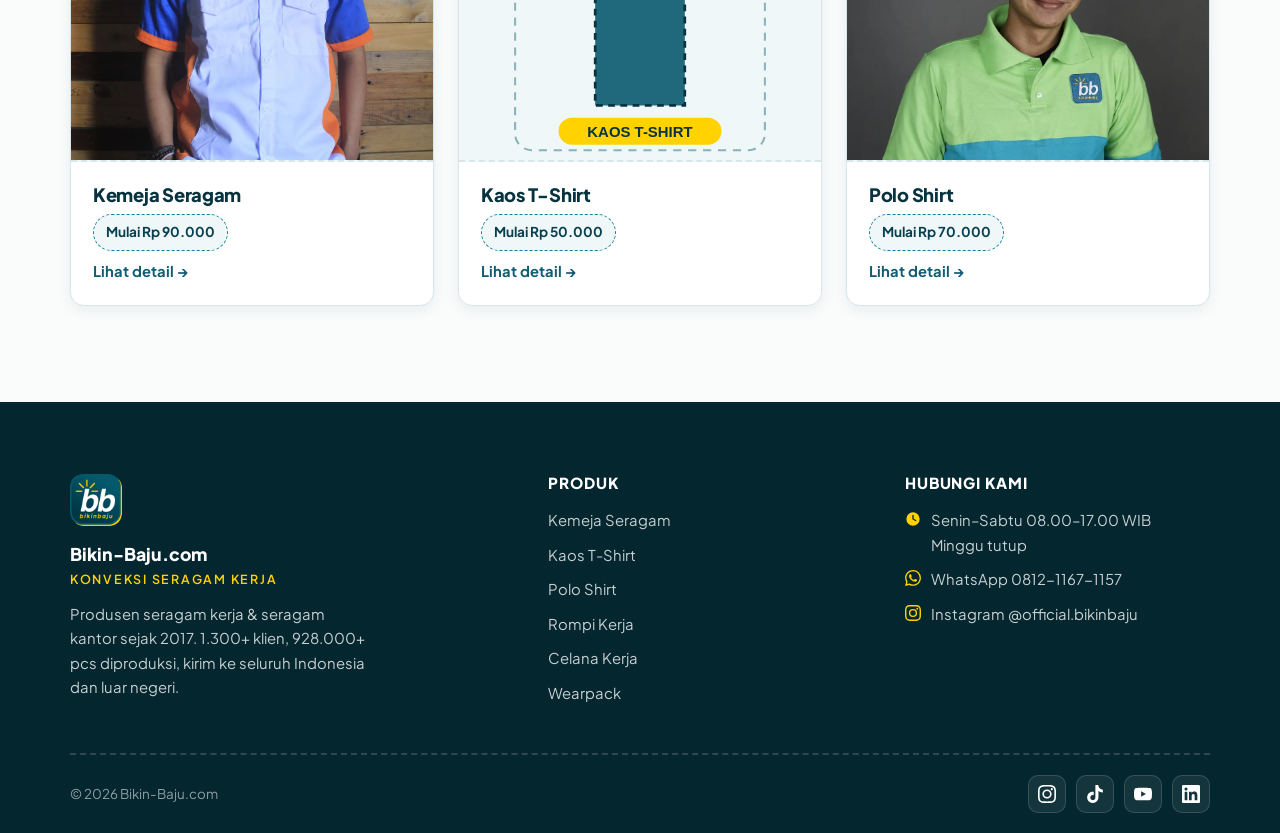
<file: produk/rompi/index.html>
<!DOCTYPE html>
<html lang="id">
<head>
  <meta charset="UTF-8">
  <meta name="viewport" content="width=device-width, initial-scale=1.0">
  <title>Konveksi Rompi Kerja & Rompi Proyek Mulai Rp 80.000 | Bikin-Baju.com</title>
  <meta name="description" content="Produsen rompi kerja, rompi proyek, dan rompi institusi custom mulai Rp 80.000/pcs. Bahan tebal berkualitas, MOQ 12 pcs, kirim seluruh Indonesia.">
  <link rel="canonical" href="https://bikin-baju.com/produk/rompi/">
  <meta name="robots" content="index, follow">
  <meta property="og:type" content="product">
  <meta property="og:site_name" content="Bikin-Baju.com">
  <meta property="og:title" content="Konveksi Rompi Kerja & Rompi Proyek Mulai Rp 80.000 | Bikin-Baju.com">
  <meta property="og:description" content="Produsen rompi kerja, rompi proyek, dan rompi institusi custom mulai Rp 80.000/pcs. Bahan tebal berkualitas, MOQ 12 pcs, kirim seluruh Indonesia.">
  <meta property="og:url" content="https://bikin-baju.com/produk/rompi/">
  <meta property="og:image" content="https://bikin-baju.com/assets/img/og-image.jpg">
  <meta name="twitter:card" content="summary_large_image">
  <link rel="icon" type="image/png" sizes="32x32" href="/assets/img/favicon-32.png">
  <link rel="apple-touch-icon" href="/assets/img/apple-touch-icon.png">
  <link rel="preconnect" href="https://fonts.googleapis.com">
  <link rel="preconnect" href="https://fonts.gstatic.com" crossorigin>
  <link href="https://fonts.googleapis.com/css2?family=Plus+Jakarta+Sans:wght@400;500;700;800&display=swap" rel="stylesheet">
  <link rel="stylesheet" href="/assets/css/style.css">
  <script type="application/ld+json">{
  "@context": "https://schema.org",
  "@type": "Product",
  "name": "Rompi Kerja Seragam Custom",
  "description": "Produsen rompi kerja, rompi proyek, dan rompi institusi custom mulai Rp 80.000/pcs. Bahan tebal berkualitas, MOQ 12 pcs, kirim seluruh Indonesia.",
  "image": "https://bikin-baju.com/assets/img/produk/rompi.svg",
  "brand": {
    "@type": "Brand",
    "name": "Bikinbaju"
  },
  "manufacturer": {
    "@id": "https://bikin-baju.com/#bisnis"
  },
  "offers": {
    "@type": "AggregateOffer",
    "url": "https://bikin-baju.com/produk/rompi/",
    "priceCurrency": "IDR",
    "lowPrice": "80000",
    "offerCount": "6",
    "availability": "https://schema.org/InStock",
    "seller": {
      "@id": "https://bikin-baju.com/#bisnis"
    }
  }
}</script>
  <script type="application/ld+json">{
  "@context": "https://schema.org",
  "@type": "BreadcrumbList",
  "itemListElement": [
    {
      "@type": "ListItem",
      "position": 1,
      "name": "Beranda",
      "item": "https://bikin-baju.com/"
    },
    {
      "@type": "ListItem",
      "position": 2,
      "name": "Produk",
      "item": "https://bikin-baju.com/#produk"
    },
    {
      "@type": "ListItem",
      "position": 3,
      "name": "Rompi Kerja",
      "item": "https://bikin-baju.com/produk/rompi/"
    }
  ]
}</script>
  <script type="application/ld+json">{
  "@context": "https://schema.org",
  "@type": "FAQPage",
  "mainEntity": [
    {
      "@type": "Question",
      "name": "Apakah rompi bisa dengan strip safety?",
      "acceptedAnswer": {
        "@type": "Answer",
        "text": "Bisa. Untuk rompi proyek, kami bisa menambahkan strip reflektif sesuai standar keselamatan yang Anda butuhkan."
      }
    },
    {
      "@type": "Question",
      "name": "Berapa lama produksi rompi?",
      "acceptedAnswer": {
        "@type": "Answer",
        "text": "Umumnya 2–3 minggu kerja tergantung jumlah dan detail. Estimasi pasti diberikan saat penawaran."
      }
    },
    {
      "@type": "Question",
      "name": "Bisa pesan rompi tanpa lengan panjang dalam set?",
      "acceptedAnswer": {
        "@type": "Answer",
        "text": "Bisa — rompi bisa dipesan terpisah atau dipadukan dengan kemeja/kaos dalam satu paket seragam."
      }
    }
  ]
}</script>
</head>
<body>

  <header class="site-header">
    <div class="container header-inner">
      <a class="brand" href="/" aria-label="Bikin-Baju.com - Beranda">
        <img src="/assets/img/logo.png" alt="Logo Bikinbaju" width="44" height="44">
        <span>Bikinbaju<small>Konveksi Seragam</small></span>
      </a>
      <nav class="main-nav" aria-label="Navigasi utama">
        <ul>
          <li><a href="/">Beranda</a></li>
          <li><a href="/#produk" aria-current="page">Produk</a></li>
          <li><a href="/#katalog">Katalog</a></li>
          <li><a href="/galeri/">Galeri</a></li>
          <li><a href="/blog/">Blog</a></li>
          <li><a href="/kontak/">Kontak</a></li>
        </ul>
      </nav>
      <div class="header-cta">
        <a class="btn btn-wa" href="https://wa.me/6281211671157?text=Halo%20Bikinbaju%2C%20saya%20mau%20tanya%20harga%20rompi%20kerja.%20Bisa%20dibantu%3F" rel="noopener" target="_blank"><svg width="18" height="18" viewBox="0 0 24 24" fill="currentColor" aria-hidden="true"><path d="M17.472 14.382c-.297-.149-1.758-.867-2.03-.967-.273-.099-.471-.148-.67.15-.197.297-.767.966-.94 1.164-.173.199-.347.223-.644.075-.297-.15-1.255-.463-2.39-1.475-.883-.788-1.48-1.761-1.653-2.059-.173-.297-.018-.458.13-.606.134-.133.297-.347.446-.52.149-.174.198-.298.297-.497.1-.198.05-.371-.025-.52-.074-.149-.669-1.612-.916-2.207-.242-.579-.487-.5-.669-.51-.173-.008-.371-.01-.57-.01-.198 0-.52.074-.792.372-.272.297-1.04 1.016-1.04 2.479 0 1.462 1.065 2.875 1.213 3.074.149.198 2.096 3.2 5.077 4.487.709.306 1.262.489 1.694.625.712.227 1.36.195 1.871.118.571-.085 1.758-.719 2.006-1.413.248-.694.248-1.289.173-1.413-.074-.124-.272-.198-.57-.347m-5.421 7.403h-.004a9.87 9.87 0 01-5.031-1.378l-.361-.214-3.741.982.998-3.648-.235-.374a9.86 9.86 0 01-1.51-5.26c.001-5.45 4.436-9.884 9.888-9.884 2.64 0 5.122 1.03 6.988 2.898a9.825 9.825 0 012.893 6.994c-.003 5.45-4.437 9.884-9.885 9.884m8.413-18.297A11.815 11.815 0 0012.05 0C5.495 0 .16 5.335.157 11.892c0 2.096.547 4.142 1.588 5.945L.057 24l6.305-1.654a11.882 11.882 0 005.683 1.448h.005c6.554 0 11.89-5.335 11.893-11.893a11.821 11.821 0 00-3.48-8.413z"/></svg><span>Tanya Harga</span></a>
        <button class="nav-toggle" aria-label="Buka menu navigasi" aria-expanded="false">
          <span></span><span></span><span></span>
        </button>
      </div>
    </div>
  </header>

  <main>

    <section class="page-hero">
      <div class="container">
        <nav class="breadcrumb" aria-label="Breadcrumb">
          <a href="/">Beranda</a><span aria-hidden="true">/</span><a href="/#produk">Produk</a><span aria-hidden="true">/</span>Rompi Kerja
        </nav>
        <h1>Konveksi Rompi Kerja, Rompi Proyek & Institusi</h1>
        <p class="page-sub">Rompi kerja dan rompi proyek berbahan tebal dengan kantong fungsional — custom warna, logo bordir, mulai 12 pcs.</p>
        <span class="price-chip">Mulai Rp 80.000 / pcs</span>
      </div>
    </section>

    <section>
      <div class="container product-layout">
        <div class="product-photo">
          <img src="/assets/img/produk/rompi.svg" alt="Rompi Kerja seragam produksi konveksi Bikinbaju" width="640" height="800">
        </div>
        <div class="product-content">
          <h2>Deskripsi Produk</h2>
          <p>Rompi melengkapi seragam kerja sekaligus memperkuat identitas tim — di lokasi proyek, gudang, hotel, hingga komunitas. Bikinbaju memproduksi rompi kerja mulai Rp 80.000/pcs dengan minimum order 12 pcs.</p>
          <p style="margin-top:12px">Tersedia rompi kerja klasik, rompi proyek dengan detail safety, dan rompi institusi. Semua bisa custom warna dan dilengkapi bordir logo perusahaan Anda.</p>

          <h2>Pilihan Bahan</h2>
          <ul>
          <li><strong>Twill / Drill</strong> — Tebal, kuat, tahan gesek — standar rompi kerja</li>
          <li><strong>Parasut</strong> — Ringan, anti air, dan tahan lama</li>
          <li><strong>Jaring</strong> — Adem, ringan, dan praktis</li>
          </ul>

          <h2>Spesifikasi</h2>
          <table class="spec-table">
            <tbody>
              <tr><th scope="row">Harga mulai</th><td>Rp 80.000 / pcs</td></tr>
              <tr><th scope="row">Minimum order</th><td>12 pcs per model</td></tr>
              <tr><th scope="row">Ukuran</th><td>S – XXL (ukuran custom bisa dipesan)</td></tr>
              <tr><th scope="row">Fitur</th><td>Kantong dada, resleting, warna custom</td></tr>
              <tr><th scope="row">Logo</th><td>Bordir atau sablon</td></tr>
              <tr><th scope="row">Produksi</th><td>Workshop produksi sendiri</td></tr>
              <tr><th scope="row">Pengiriman</th><td>Seluruh Indonesia & luar negeri</td></tr>
            </tbody>
          </table>

          <h2>Cocok Untuk</h2>
          <ul>
          <li>Tim proyek konstruksi dan lapangan</li>
          <li>Petugas gudang dan logistik</li>
          <li>Staf hotel, event, dan parkir</li>
          <li>Komunitas, institusi, dan organisasi</li>
          </ul>

          <div class="product-cta">
            <p>Minta penawaran rompi kerja?<small>Balasan cepat di jam kerja — Senin–Sabtu 08.00–17.00 WIB.</small></p>
            <a class="btn btn-wa" href="https://wa.me/6281211671157?text=Halo%20Bikinbaju%2C%20saya%20mau%20tanya%20harga%20rompi%20kerja.%20Bisa%20dibantu%3F" rel="noopener" target="_blank"><svg width="18" height="18" viewBox="0 0 24 24" fill="currentColor" aria-hidden="true"><path d="M17.472 14.382c-.297-.149-1.758-.867-2.03-.967-.273-.099-.471-.148-.67.15-.197.297-.767.966-.94 1.164-.173.199-.347.223-.644.075-.297-.15-1.255-.463-2.39-1.475-.883-.788-1.48-1.761-1.653-2.059-.173-.297-.018-.458.13-.606.134-.133.297-.347.446-.52.149-.174.198-.298.297-.497.1-.198.05-.371-.025-.52-.074-.149-.669-1.612-.916-2.207-.242-.579-.487-.5-.669-.51-.173-.008-.371-.01-.57-.01-.198 0-.52.074-.792.372-.272.297-1.04 1.016-1.04 2.479 0 1.462 1.065 2.875 1.213 3.074.149.198 2.096 3.2 5.077 4.487.709.306 1.262.489 1.694.625.712.227 1.36.195 1.871.118.571-.085 1.758-.719 2.006-1.413.248-.694.248-1.289.173-1.413-.074-.124-.272-.198-.57-.347m-5.421 7.403h-.004a9.87 9.87 0 01-5.031-1.378l-.361-.214-3.741.982.998-3.648-.235-.374a9.86 9.86 0 01-1.51-5.26c.001-5.45 4.436-9.884 9.888-9.884 2.64 0 5.122 1.03 6.988 2.898a9.825 9.825 0 012.893 6.994c-.003 5.45-4.437 9.884-9.885 9.884m8.413-18.297A11.815 11.815 0 0012.05 0C5.495 0 .16 5.335.157 11.892c0 2.096.547 4.142 1.588 5.945L.057 24l6.305-1.654a11.882 11.882 0 005.683 1.448h.005c6.554 0 11.89-5.335 11.893-11.893a11.821 11.821 0 00-3.48-8.413z"/></svg> Tanya Harga</a>
          </div>
        </div>
      </div>
    </section>

    <section class="stitch-top" style="background:var(--teal-50);padding-top:clamp(48px,6vw,72px)">
      <div class="container">
        <div class="section-head center">
          <p class="kicker">FAQ</p>
          <h2 class="section-title">Pertanyaan Seputar Rompi Kerja</h2>
        </div>
        <div class="faq-list">
          <details class="faq-item">
            <summary>Apakah rompi bisa dengan strip safety?</summary>
            <p class="faq-a">Bisa. Untuk rompi proyek, kami bisa menambahkan strip reflektif sesuai standar keselamatan yang Anda butuhkan.</p>
          </details>
          <details class="faq-item">
            <summary>Berapa lama produksi rompi?</summary>
            <p class="faq-a">Umumnya 2–3 minggu kerja tergantung jumlah dan detail. Estimasi pasti diberikan saat penawaran.</p>
          </details>
          <details class="faq-item">
            <summary>Bisa pesan rompi tanpa lengan panjang dalam set?</summary>
            <p class="faq-a">Bisa — rompi bisa dipesan terpisah atau dipadukan dengan kemeja/kaos dalam satu paket seragam.</p>
          </details>
        </div>
      </div>
    </section>

    <section class="cta-band">
      <div class="container">
        <h2>Butuh Seragam Lainnya?</h2>
        <p>Kami memproduksi semua jenis seragam perusahaan — bisa dipadukan dalam satu pesanan agar desain dan warnanya seragam.</p>
        <div class="hero-actions">
          <a class="btn btn-wa" href="https://wa.me/6281211671157?text=Halo%20Bikinbaju%2C%20saya%20mau%20tanya%20harga%20seragam.%20Bisa%20dibantu%3F" rel="noopener" target="_blank">Konsultasi Gratis</a>
          <a class="btn btn-outline" href="/#produk">Lihat Semua Produk</a>
        </div>
      </div>
    </section>

    <section class="related-products">
      <div class="container">
        <div class="section-head center">
          <p class="kicker">Produk Lainnya</p>
          <h2 class="section-title">Lengkapi Seragam Perusahaan Anda</h2>
        </div>
        <div class="product-grid">
          <article class="product-card">
            <div class="thumb"><img src="/assets/img/produk/kemeja.webp" alt="Kemeja Seragam produksi Bikinbaju" loading="lazy" width="480" height="360"></div>
            <div class="body">
              <h3><a href="/produk/kemeja/">Kemeja Seragam</a></h3>
              <span class="price-chip">Mulai Rp 90.000</span>
              <a class="card-link" href="/produk/kemeja/">Lihat detail →</a>
            </div>
          </article>
          <article class="product-card">
            <div class="thumb"><img src="/assets/img/produk/kaos-t-shirt.svg" alt="Kaos T-Shirt produksi Bikinbaju" loading="lazy" width="480" height="360"></div>
            <div class="body">
              <h3><a href="/produk/kaos-t-shirt/">Kaos T-Shirt</a></h3>
              <span class="price-chip">Mulai Rp 50.000</span>
              <a class="card-link" href="/produk/kaos-t-shirt/">Lihat detail →</a>
            </div>
          </article>
          <article class="product-card">
            <div class="thumb"><img src="/assets/img/produk/polo-shirt.webp" alt="Polo Shirt produksi Bikinbaju" loading="lazy" width="480" height="360"></div>
            <div class="body">
              <h3><a href="/produk/polo-shirt/">Polo Shirt</a></h3>
              <span class="price-chip">Mulai Rp 70.000</span>
              <a class="card-link" href="/produk/polo-shirt/">Lihat detail →</a>
            </div>
          </article>
        </div>
      </div>
    </section>

  </main>

  <footer class="site-footer">
    <div class="container">
      <div class="footer-grid">
        <div class="footer-brand">
          <img src="/assets/img/logo.png" alt="Logo Bikinbaju" width="52" height="52">
          <p class="brand-name">Bikin-Baju.com<small>Konveksi Seragam Kerja</small></p>
          <p>Produsen seragam kerja &amp; seragam kantor sejak 2017. 1.300+ klien, 928.000+ pcs diproduksi, kirim ke seluruh Indonesia dan luar negeri.</p>
        </div>
        <div>
          <h3>Produk</h3>
          <ul class="footer-list">
            <li><a href="/produk/kemeja/">Kemeja Seragam</a></li>
            <li><a href="/produk/kaos-t-shirt/">Kaos T-Shirt</a></li>
            <li><a href="/produk/polo-shirt/">Polo Shirt</a></li>
            <li><a href="/produk/rompi/">Rompi Kerja</a></li>
            <li><a href="/produk/celana/">Celana Kerja</a></li>
            <li><a href="/produk/wearpack/">Wearpack</a></li>
          </ul>
        </div>
        <div>
          <h3>Hubungi Kami</h3>
          <ul class="footer-list footer-contact">
            <li>
              <svg width="16" height="16" viewBox="0 0 24 24" fill="currentColor" aria-hidden="true"><path d="M12 22a10 10 0 110-20 10 10 0 010 20zm1-10.41V6h-2v6.41l5.29 3.04 1-1.73L13 11.59z"/></svg>
              <span>Senin–Sabtu 08.00–17.00 WIB<br>Minggu tutup</span>
            </li>
            <li>
              <svg width="16" height="16" viewBox="0 0 24 24" fill="currentColor" aria-hidden="true"><path d="M17.472 14.382c-.297-.149-1.758-.867-2.03-.967-.273-.099-.471-.148-.67.15-.197.297-.767.966-.94 1.164-.173.199-.347.223-.644.075-.297-.15-1.255-.463-2.39-1.475-.883-.788-1.48-1.761-1.653-2.059-.173-.297-.018-.458.13-.606.134-.133.297-.347.446-.52.149-.174.198-.298.297-.497.1-.198.05-.371-.025-.52-.074-.149-.669-1.612-.916-2.207-.242-.579-.487-.5-.669-.51-.173-.008-.371-.01-.57-.01-.198 0-.52.074-.792.372-.272.297-1.04 1.016-1.04 2.479 0 1.462 1.065 2.875 1.213 3.074.149.198 2.096 3.2 5.077 4.487.709.306 1.262.489 1.694.625.712.227 1.36.195 1.871.118.571-.085 1.758-.719 2.006-1.413.248-.694.248-1.289.173-1.413-.074-.124-.272-.198-.57-.347m-5.421 7.403h-.004a9.87 9.87 0 01-5.031-1.378l-.361-.214-3.741.982.998-3.648-.235-.374a9.86 9.86 0 01-1.51-5.26c.001-5.45 4.436-9.884 9.888-9.884 2.64 0 5.122 1.03 6.988 2.898a9.825 9.825 0 012.893 6.994c-.003 5.45-4.437 9.884-9.885 9.884m8.413-18.297A11.815 11.815 0 0012.05 0C5.495 0 .16 5.335.157 11.892c0 2.096.547 4.142 1.588 5.945L.057 24l6.305-1.654a11.882 11.882 0 005.683 1.448h.005c6.554 0 11.89-5.335 11.893-11.893a11.821 11.821 0 00-3.48-8.413z"/></svg>
              <a href="https://wa.me/6281211671157" rel="noopener" target="_blank">WhatsApp 0812-1167-1157</a>
            </li>
            <li>
              <svg width="16" height="16" viewBox="0 0 24 24" fill="currentColor" aria-hidden="true"><path d="M12 2.163c3.204 0 3.584.012 4.85.07 3.252.148 4.771 1.691 4.919 4.919.058 1.265.069 1.645.069 4.849 0 3.205-.012 3.584-.069 4.849-.149 3.225-1.664 4.771-4.919 4.919-1.266.058-1.644.07-4.85.07-3.204 0-3.584-.012-4.849-.07-3.26-.149-4.771-1.699-4.919-4.92-.058-1.265-.07-1.644-.07-4.849 0-3.204.013-3.583.07-4.849.149-3.227 1.664-4.771 4.919-4.919 1.266-.057 1.645-.069 4.849-.069zm0-2.163c-3.259 0-3.667.014-4.947.072-4.358.2-6.78 2.618-6.98 6.98-.059 1.281-.073 1.689-.073 4.948 0 3.259.014 3.668.072 4.948.2 4.358 2.618 6.78 6.98 6.98 1.281.058 1.689.072 4.948.072 3.259 0 3.668-.014 4.948-.072 4.354-.2 6.782-2.618 6.979-6.98.059-1.28.073-1.689.073-4.948 0-3.259-.014-3.667-.072-4.947-.196-4.354-2.617-6.78-6.979-6.98-1.281-.059-1.69-.073-4.949-.073zm0 5.838a6.162 6.162 0 100 12.324 6.162 6.162 0 000-12.324zm0 10.162a4 4 0 110-8 4 4 0 010 8zm6.406-11.845a1.44 1.44 0 100 2.881 1.44 1.44 0 000-2.881z"/></svg>
              <a href="https://www.instagram.com/official.bikinbaju" rel="noopener" target="_blank">Instagram @official.bikinbaju</a>
            </li>
          </ul>
        </div>
      </div>
      <div class="footer-bottom">
        <p>© <span data-year>2026</span> Bikin-Baju.com</p>
        <div class="footer-social">
          <a href="https://www.instagram.com/official.bikinbaju" aria-label="Instagram Bikinbaju" rel="noopener" target="_blank"><svg width="18" height="18" viewBox="0 0 24 24" fill="currentColor"><path d="M12 2.163c3.204 0 3.584.012 4.85.07 3.252.148 4.771 1.691 4.919 4.919.058 1.265.069 1.645.069 4.849 0 3.205-.012 3.584-.069 4.849-.149 3.225-1.664 4.771-4.919 4.919-1.266.058-1.644.07-4.85.07-3.204 0-3.584-.012-4.849-.07-3.26-.149-4.771-1.699-4.919-4.92-.058-1.265-.07-1.644-.07-4.849 0-3.204.013-3.583.07-4.849.149-3.227 1.664-4.771 4.919-4.919 1.266-.057 1.645-.069 4.849-.069zm0-2.163c-3.259 0-3.667.014-4.947.072-4.358.2-6.78 2.618-6.98 6.98-.059 1.281-.073 1.689-.073 4.948 0 3.259.014 3.668.072 4.948.2 4.358 2.618 6.78 6.98 6.98 1.281.058 1.689.072 4.948.072 3.259 0 3.668-.014 4.948-.072 4.354-.2 6.782-2.618 6.979-6.98.059-1.28.073-1.689.073-4.948 0-3.259-.014-3.667-.072-4.947-.196-4.354-2.617-6.78-6.979-6.98-1.281-.059-1.69-.073-4.949-.073zm0 5.838a6.162 6.162 0 100 12.324 6.162 6.162 0 000-12.324zm0 10.162a4 4 0 110-8 4 4 0 010 8zm6.406-11.845a1.44 1.44 0 100 2.881 1.44 1.44 0 000-2.881z"/></svg></a>
          <a href="https://www.tiktok.com/@bikinbajucom" aria-label="TikTok Bikinbaju" rel="noopener" target="_blank"><svg width="18" height="18" viewBox="0 0 24 24" fill="currentColor"><path d="M12.525.02c1.31-.02 2.61-.01 3.91-.02.08 1.53.63 3.09 1.75 4.17 1.12 1.11 2.7 1.62 4.24 1.79v4.03c-1.44-.05-2.89-.35-4.2-.97-.57-.26-1.1-.59-1.62-.93-.01 2.92.01 5.84-.02 8.75-.08 1.4-.54 2.79-1.35 3.94-1.31 1.92-3.58 3.17-5.91 3.21-1.43.08-2.86-.31-4.08-1.03-2.02-1.19-3.44-3.37-3.65-5.71-.02-.5-.03-1-.01-1.49.18-1.9 1.12-3.72 2.58-4.96 1.66-1.44 3.98-2.13 6.15-1.72.02 1.48-.04 2.96-.04 4.44-.99-.32-2.15-.23-3.02.37-.63.41-1.11 1.04-1.36 1.75-.21.51-.15 1.07-.14 1.61.24 1.64 1.82 3.02 3.5 2.87 1.12-.01 2.19-.66 2.77-1.61.19-.33.4-.67.41-1.06.1-1.79.06-3.57.07-5.36.01-4.03-.01-8.05.02-12.07z"/></svg></a>
          <a href="https://www.youtube.com/@bikinbajucom" aria-label="YouTube Bikinbaju" rel="noopener" target="_blank"><svg width="18" height="18" viewBox="0 0 24 24" fill="currentColor"><path d="M23.498 6.186a3.016 3.016 0 00-2.122-2.136C19.505 3.545 12 3.545 12 3.545s-7.505 0-9.377.505A3.017 3.017 0 00.502 6.186C0 8.07 0 12 0 12s0 3.93.502 5.814a3.016 3.016 0 002.122 2.136c1.871.505 9.376.505 9.376.505s7.505 0 9.377-.505a3.015 3.015 0 002.122-2.136C24 15.93 24 12 24 12s0-3.93-.502-5.814zM9.545 15.568V8.432L15.818 12l-6.273 3.568z"/></svg></a>
          <a href="https://www.linkedin.com/company/bikinbaju/" aria-label="LinkedIn Bikinbaju" rel="noopener" target="_blank"><svg width="18" height="18" viewBox="0 0 24 24" fill="currentColor"><path d="M20.447 20.452h-3.554v-5.569c0-1.328-.027-3.037-1.852-3.037-1.853 0-2.136 1.445-2.136 2.939v5.667H9.351V9h3.414v1.561h.046c.477-.9 1.637-1.85 3.37-1.85 3.601 0 4.267 2.37 4.267 5.455v6.286zM5.337 7.433a2.062 2.062 0 01-2.063-2.065 2.064 2.064 0 112.063 2.065zm1.782 13.019H3.555V9h3.564v11.452zM22.225 0H1.771C.792 0 0 .774 0 1.729v20.542C0 23.227.792 24 1.771 24h20.451C23.2 24 24 23.227 24 22.271V1.729C24 .774 23.2 0 22.222 0h.003z"/></svg></a>
        </div>
      </div>
    </div>
  </footer>

  <script src="/assets/js/main.js" defer></script>
</body>
</html>
</file>
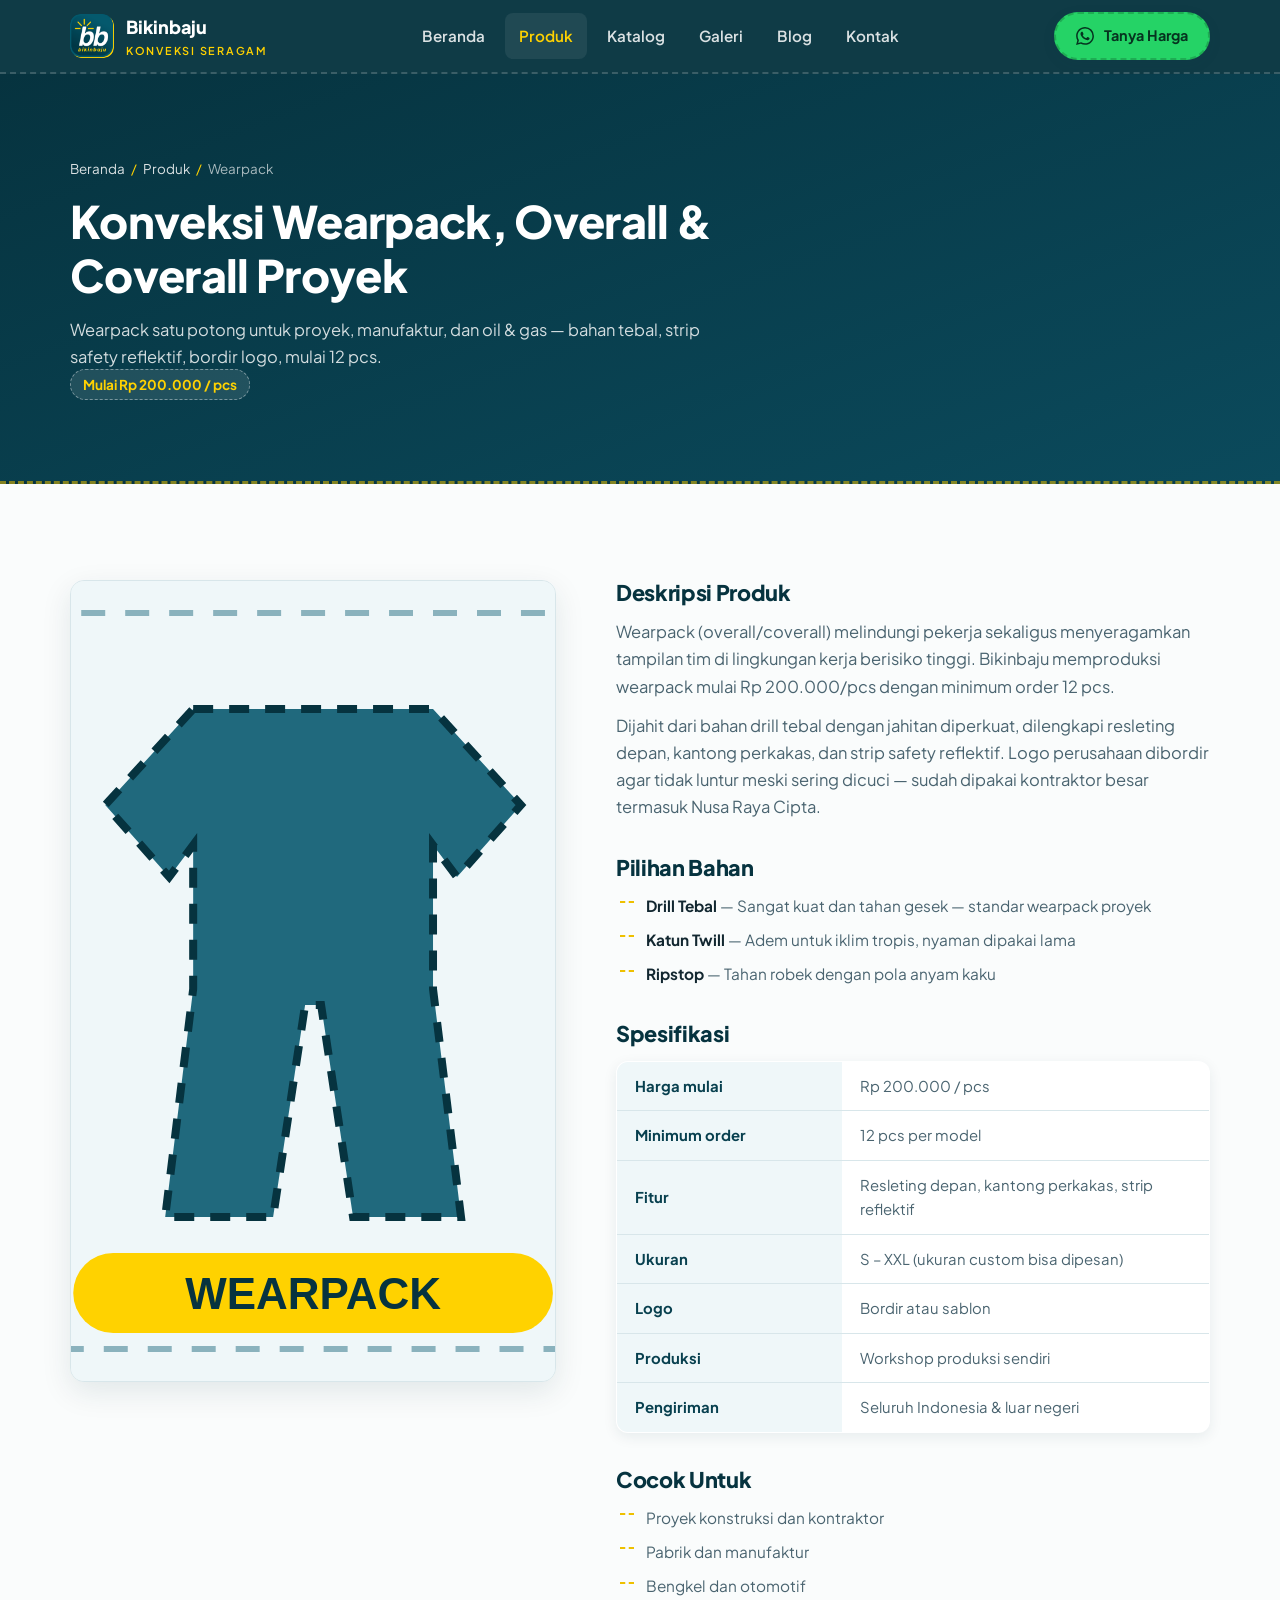
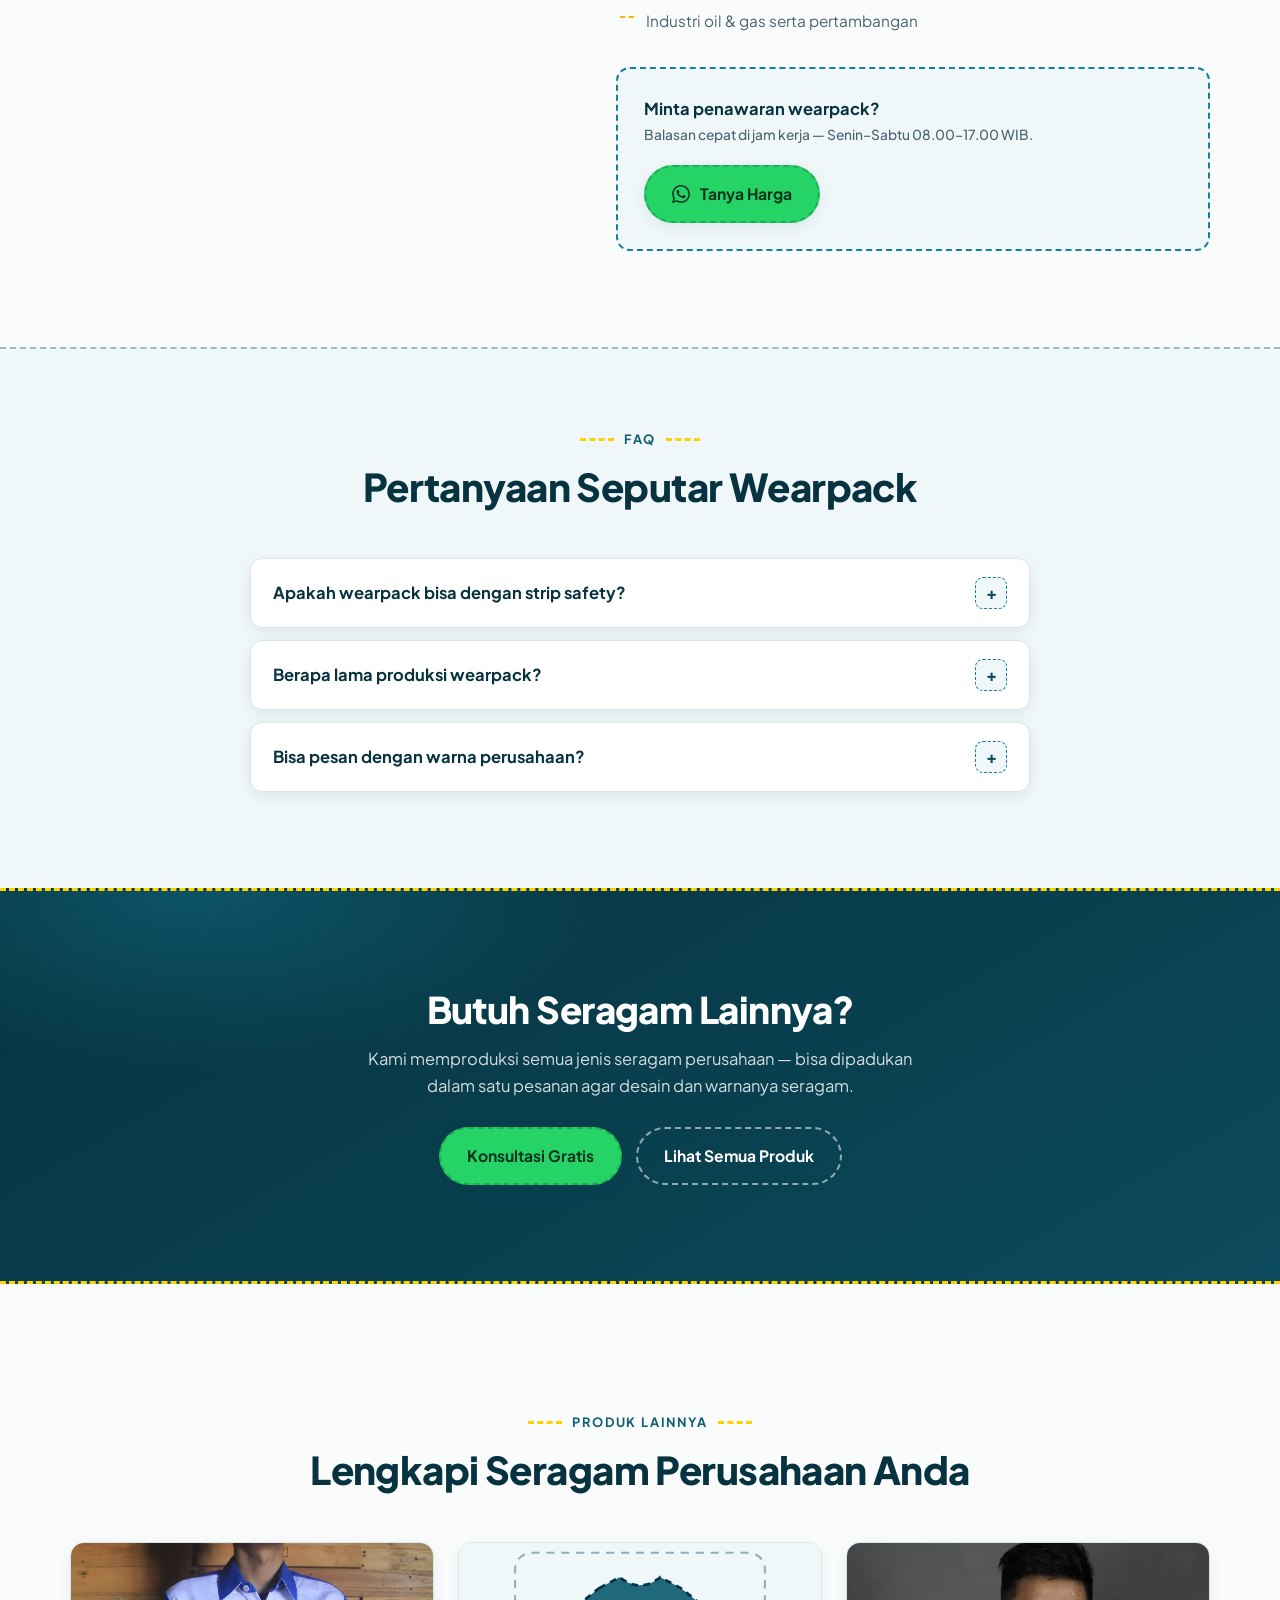
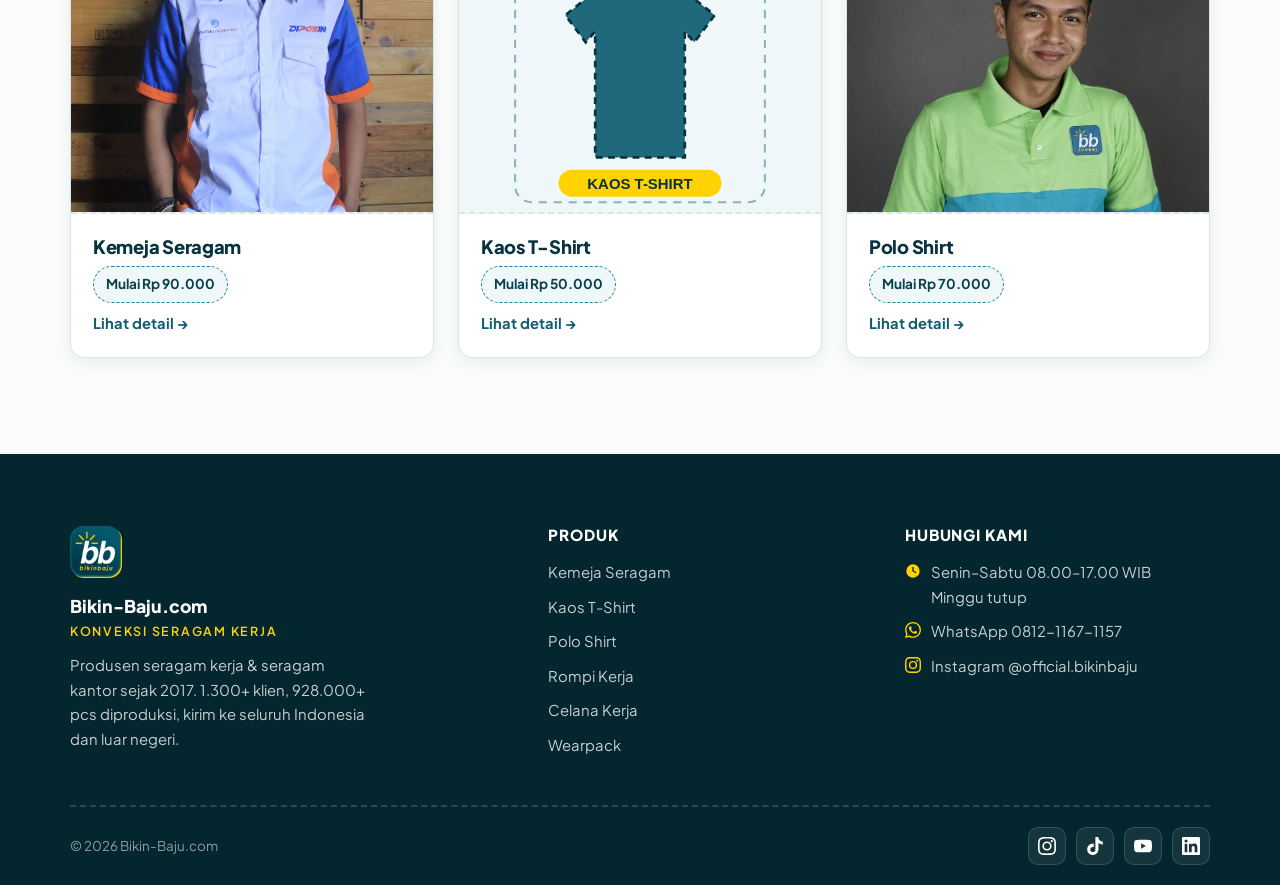
<file: produk/wearpack/index.html>
<!DOCTYPE html>
<html lang="id">
<head>
  <meta charset="UTF-8">
  <meta name="viewport" content="width=device-width, initial-scale=1.0">
  <title>Konveksi Wearpack & Coverall Mulai Rp 200.000 | Bikin-Baju.com</title>
  <meta name="description" content="Produsen wearpack/coverall untuk proyek, manufaktur, dan oil & gas mulai Rp 200.000/pcs. Strip safety & bordir logo, MOQ 12 pcs, kirim seluruh Indonesia.">
  <link rel="canonical" href="https://bikin-baju.com/produk/wearpack/">
  <meta name="robots" content="index, follow">
  <meta property="og:type" content="product">
  <meta property="og:site_name" content="Bikin-Baju.com">
  <meta property="og:title" content="Konveksi Wearpack & Coverall Mulai Rp 200.000 | Bikin-Baju.com">
  <meta property="og:description" content="Produsen wearpack/coverall untuk proyek, manufaktur, dan oil & gas mulai Rp 200.000/pcs. Strip safety & bordir logo, MOQ 12 pcs, kirim seluruh Indonesia.">
  <meta property="og:url" content="https://bikin-baju.com/produk/wearpack/">
  <meta property="og:image" content="https://bikin-baju.com/assets/img/og-image.jpg">
  <meta name="twitter:card" content="summary_large_image">
  <link rel="icon" type="image/png" sizes="32x32" href="/assets/img/favicon-32.png">
  <link rel="apple-touch-icon" href="/assets/img/apple-touch-icon.png">
  <link rel="preconnect" href="https://fonts.googleapis.com">
  <link rel="preconnect" href="https://fonts.gstatic.com" crossorigin>
  <link href="https://fonts.googleapis.com/css2?family=Plus+Jakarta+Sans:wght@400;500;700;800&display=swap" rel="stylesheet">
  <link rel="stylesheet" href="/assets/css/style.css">
  <script type="application/ld+json">{
  "@context": "https://schema.org",
  "@type": "Product",
  "name": "Wearpack Seragam Custom",
  "description": "Produsen wearpack/coverall untuk proyek, manufaktur, dan oil & gas mulai Rp 200.000/pcs. Strip safety & bordir logo, MOQ 12 pcs, kirim seluruh Indonesia.",
  "image": "https://bikin-baju.com/assets/img/produk/wearpack.svg",
  "brand": {
    "@type": "Brand",
    "name": "Bikinbaju"
  },
  "manufacturer": {
    "@id": "https://bikin-baju.com/#bisnis"
  },
  "offers": {
    "@type": "AggregateOffer",
    "url": "https://bikin-baju.com/produk/wearpack/",
    "priceCurrency": "IDR",
    "lowPrice": "200000",
    "offerCount": "6",
    "availability": "https://schema.org/InStock",
    "seller": {
      "@id": "https://bikin-baju.com/#bisnis"
    }
  }
}</script>
  <script type="application/ld+json">{
  "@context": "https://schema.org",
  "@type": "BreadcrumbList",
  "itemListElement": [
    {
      "@type": "ListItem",
      "position": 1,
      "name": "Beranda",
      "item": "https://bikin-baju.com/"
    },
    {
      "@type": "ListItem",
      "position": 2,
      "name": "Produk",
      "item": "https://bikin-baju.com/#produk"
    },
    {
      "@type": "ListItem",
      "position": 3,
      "name": "Wearpack",
      "item": "https://bikin-baju.com/produk/wearpack/"
    }
  ]
}</script>
  <script type="application/ld+json">{
  "@context": "https://schema.org",
  "@type": "FAQPage",
  "mainEntity": [
    {
      "@type": "Question",
      "name": "Apakah wearpack bisa dengan strip safety?",
      "acceptedAnswer": {
        "@type": "Answer",
        "text": "Bisa. Strip reflektif di lengan, kaki, dan dada tersedia sesuai kebutuhan keselamatan kerja perusahaan Anda."
      }
    },
    {
      "@type": "Question",
      "name": "Berapa lama produksi wearpack?",
      "acceptedAnswer": {
        "@type": "Answer",
        "text": "Umumnya 2–3 minggu kerja tergantung jumlah dan detail. Estimasi pasti diberikan saat penawaran."
      }
    },
    {
      "@type": "Question",
      "name": "Bisa pesan dengan warna perusahaan?",
      "acceptedAnswer": {
        "@type": "Answer",
        "text": "Bisa. Warna kain bisa disesuaikan dengan brand guideline perusahaan — konsultasikan saat pemesanan."
      }
    }
  ]
}</script>
</head>
<body>

  <header class="site-header">
    <div class="container header-inner">
      <a class="brand" href="/" aria-label="Bikin-Baju.com - Beranda">
        <img src="/assets/img/logo.png" alt="Logo Bikinbaju" width="44" height="44">
        <span>Bikinbaju<small>Konveksi Seragam</small></span>
      </a>
      <nav class="main-nav" aria-label="Navigasi utama">
        <ul>
          <li><a href="/">Beranda</a></li>
          <li><a href="/#produk" aria-current="page">Produk</a></li>
          <li><a href="/#katalog">Katalog</a></li>
          <li><a href="/galeri/">Galeri</a></li>
          <li><a href="/blog/">Blog</a></li>
          <li><a href="/kontak/">Kontak</a></li>
        </ul>
      </nav>
      <div class="header-cta">
        <a class="btn btn-wa" href="https://wa.me/6281211671157?text=Halo%20Bikinbaju%2C%20saya%20mau%20tanya%20harga%20wearpack.%20Bisa%20dibantu%3F" rel="noopener" target="_blank"><svg width="18" height="18" viewBox="0 0 24 24" fill="currentColor" aria-hidden="true"><path d="M17.472 14.382c-.297-.149-1.758-.867-2.03-.967-.273-.099-.471-.148-.67.15-.197.297-.767.966-.94 1.164-.173.199-.347.223-.644.075-.297-.15-1.255-.463-2.39-1.475-.883-.788-1.48-1.761-1.653-2.059-.173-.297-.018-.458.13-.606.134-.133.297-.347.446-.52.149-.174.198-.298.297-.497.1-.198.05-.371-.025-.52-.074-.149-.669-1.612-.916-2.207-.242-.579-.487-.5-.669-.51-.173-.008-.371-.01-.57-.01-.198 0-.52.074-.792.372-.272.297-1.04 1.016-1.04 2.479 0 1.462 1.065 2.875 1.213 3.074.149.198 2.096 3.2 5.077 4.487.709.306 1.262.489 1.694.625.712.227 1.36.195 1.871.118.571-.085 1.758-.719 2.006-1.413.248-.694.248-1.289.173-1.413-.074-.124-.272-.198-.57-.347m-5.421 7.403h-.004a9.87 9.87 0 01-5.031-1.378l-.361-.214-3.741.982.998-3.648-.235-.374a9.86 9.86 0 01-1.51-5.26c.001-5.45 4.436-9.884 9.888-9.884 2.64 0 5.122 1.03 6.988 2.898a9.825 9.825 0 012.893 6.994c-.003 5.45-4.437 9.884-9.885 9.884m8.413-18.297A11.815 11.815 0 0012.05 0C5.495 0 .16 5.335.157 11.892c0 2.096.547 4.142 1.588 5.945L.057 24l6.305-1.654a11.882 11.882 0 005.683 1.448h.005c6.554 0 11.89-5.335 11.893-11.893a11.821 11.821 0 00-3.48-8.413z"/></svg><span>Tanya Harga</span></a>
        <button class="nav-toggle" aria-label="Buka menu navigasi" aria-expanded="false">
          <span></span><span></span><span></span>
        </button>
      </div>
    </div>
  </header>

  <main>

    <section class="page-hero">
      <div class="container">
        <nav class="breadcrumb" aria-label="Breadcrumb">
          <a href="/">Beranda</a><span aria-hidden="true">/</span><a href="/#produk">Produk</a><span aria-hidden="true">/</span>Wearpack
        </nav>
        <h1>Konveksi Wearpack, Overall & Coverall Proyek</h1>
        <p class="page-sub">Wearpack satu potong untuk proyek, manufaktur, dan oil & gas — bahan tebal, strip safety reflektif, bordir logo, mulai 12 pcs.</p>
        <span class="price-chip">Mulai Rp 200.000 / pcs</span>
      </div>
    </section>

    <section>
      <div class="container product-layout">
        <div class="product-photo">
          <img src="/assets/img/produk/wearpack.svg" alt="Wearpack seragam produksi konveksi Bikinbaju" width="640" height="800">
        </div>
        <div class="product-content">
          <h2>Deskripsi Produk</h2>
          <p>Wearpack (overall/coverall) melindungi pekerja sekaligus menyeragamkan tampilan tim di lingkungan kerja berisiko tinggi. Bikinbaju memproduksi wearpack mulai Rp 200.000/pcs dengan minimum order 12 pcs.</p>
          <p style="margin-top:12px">Dijahit dari bahan drill tebal dengan jahitan diperkuat, dilengkapi resleting depan, kantong perkakas, dan strip safety reflektif. Logo perusahaan dibordir agar tidak luntur meski sering dicuci — sudah dipakai kontraktor besar termasuk Nusa Raya Cipta.</p>

          <h2>Pilihan Bahan</h2>
          <ul>
          <li><strong>Drill Tebal</strong> — Sangat kuat dan tahan gesek — standar wearpack proyek</li>
          <li><strong>Katun Twill</strong> — Adem untuk iklim tropis, nyaman dipakai lama</li>
          <li><strong>Ripstop</strong> — Tahan robek dengan pola anyam kaku</li>
          </ul>

          <h2>Spesifikasi</h2>
          <table class="spec-table">
            <tbody>
              <tr><th scope="row">Harga mulai</th><td>Rp 200.000 / pcs</td></tr>
              <tr><th scope="row">Minimum order</th><td>12 pcs per model</td></tr>
              <tr><th scope="row">Fitur</th><td>Resleting depan, kantong perkakas, strip reflektif</td></tr>
              <tr><th scope="row">Ukuran</th><td>S – XXL (ukuran custom bisa dipesan)</td></tr>
              <tr><th scope="row">Logo</th><td>Bordir atau sablon</td></tr>
              <tr><th scope="row">Produksi</th><td>Workshop produksi sendiri</td></tr>
              <tr><th scope="row">Pengiriman</th><td>Seluruh Indonesia & luar negeri</td></tr>
            </tbody>
          </table>

          <h2>Cocok Untuk</h2>
          <ul>
          <li>Proyek konstruksi dan kontraktor</li>
          <li>Pabrik dan manufaktur</li>
          <li>Bengkel dan otomotif</li>
          <li>Industri oil & gas serta pertambangan</li>
          </ul>

          <div class="product-cta">
            <p>Minta penawaran wearpack?<small>Balasan cepat di jam kerja — Senin–Sabtu 08.00–17.00 WIB.</small></p>
            <a class="btn btn-wa" href="https://wa.me/6281211671157?text=Halo%20Bikinbaju%2C%20saya%20mau%20tanya%20harga%20wearpack.%20Bisa%20dibantu%3F" rel="noopener" target="_blank"><svg width="18" height="18" viewBox="0 0 24 24" fill="currentColor" aria-hidden="true"><path d="M17.472 14.382c-.297-.149-1.758-.867-2.03-.967-.273-.099-.471-.148-.67.15-.197.297-.767.966-.94 1.164-.173.199-.347.223-.644.075-.297-.15-1.255-.463-2.39-1.475-.883-.788-1.48-1.761-1.653-2.059-.173-.297-.018-.458.13-.606.134-.133.297-.347.446-.52.149-.174.198-.298.297-.497.1-.198.05-.371-.025-.52-.074-.149-.669-1.612-.916-2.207-.242-.579-.487-.5-.669-.51-.173-.008-.371-.01-.57-.01-.198 0-.52.074-.792.372-.272.297-1.04 1.016-1.04 2.479 0 1.462 1.065 2.875 1.213 3.074.149.198 2.096 3.2 5.077 4.487.709.306 1.262.489 1.694.625.712.227 1.36.195 1.871.118.571-.085 1.758-.719 2.006-1.413.248-.694.248-1.289.173-1.413-.074-.124-.272-.198-.57-.347m-5.421 7.403h-.004a9.87 9.87 0 01-5.031-1.378l-.361-.214-3.741.982.998-3.648-.235-.374a9.86 9.86 0 01-1.51-5.26c.001-5.45 4.436-9.884 9.888-9.884 2.64 0 5.122 1.03 6.988 2.898a9.825 9.825 0 012.893 6.994c-.003 5.45-4.437 9.884-9.885 9.884m8.413-18.297A11.815 11.815 0 0012.05 0C5.495 0 .16 5.335.157 11.892c0 2.096.547 4.142 1.588 5.945L.057 24l6.305-1.654a11.882 11.882 0 005.683 1.448h.005c6.554 0 11.89-5.335 11.893-11.893a11.821 11.821 0 00-3.48-8.413z"/></svg> Tanya Harga</a>
          </div>
        </div>
      </div>
    </section>

    <section class="stitch-top" style="background:var(--teal-50);padding-top:clamp(48px,6vw,72px)">
      <div class="container">
        <div class="section-head center">
          <p class="kicker">FAQ</p>
          <h2 class="section-title">Pertanyaan Seputar Wearpack</h2>
        </div>
        <div class="faq-list">
          <details class="faq-item">
            <summary>Apakah wearpack bisa dengan strip safety?</summary>
            <p class="faq-a">Bisa. Strip reflektif di lengan, kaki, dan dada tersedia sesuai kebutuhan keselamatan kerja perusahaan Anda.</p>
          </details>
          <details class="faq-item">
            <summary>Berapa lama produksi wearpack?</summary>
            <p class="faq-a">Umumnya 2–3 minggu kerja tergantung jumlah dan detail. Estimasi pasti diberikan saat penawaran.</p>
          </details>
          <details class="faq-item">
            <summary>Bisa pesan dengan warna perusahaan?</summary>
            <p class="faq-a">Bisa. Warna kain bisa disesuaikan dengan brand guideline perusahaan — konsultasikan saat pemesanan.</p>
          </details>
        </div>
      </div>
    </section>

    <section class="cta-band">
      <div class="container">
        <h2>Butuh Seragam Lainnya?</h2>
        <p>Kami memproduksi semua jenis seragam perusahaan — bisa dipadukan dalam satu pesanan agar desain dan warnanya seragam.</p>
        <div class="hero-actions">
          <a class="btn btn-wa" href="https://wa.me/6281211671157?text=Halo%20Bikinbaju%2C%20saya%20mau%20tanya%20harga%20seragam.%20Bisa%20dibantu%3F" rel="noopener" target="_blank">Konsultasi Gratis</a>
          <a class="btn btn-outline" href="/#produk">Lihat Semua Produk</a>
        </div>
      </div>
    </section>

    <section class="related-products">
      <div class="container">
        <div class="section-head center">
          <p class="kicker">Produk Lainnya</p>
          <h2 class="section-title">Lengkapi Seragam Perusahaan Anda</h2>
        </div>
        <div class="product-grid">
          <article class="product-card">
            <div class="thumb"><img src="/assets/img/produk/kemeja.webp" alt="Kemeja Seragam produksi Bikinbaju" loading="lazy" width="480" height="360"></div>
            <div class="body">
              <h3><a href="/produk/kemeja/">Kemeja Seragam</a></h3>
              <span class="price-chip">Mulai Rp 90.000</span>
              <a class="card-link" href="/produk/kemeja/">Lihat detail →</a>
            </div>
          </article>
          <article class="product-card">
            <div class="thumb"><img src="/assets/img/produk/kaos-t-shirt.svg" alt="Kaos T-Shirt produksi Bikinbaju" loading="lazy" width="480" height="360"></div>
            <div class="body">
              <h3><a href="/produk/kaos-t-shirt/">Kaos T-Shirt</a></h3>
              <span class="price-chip">Mulai Rp 50.000</span>
              <a class="card-link" href="/produk/kaos-t-shirt/">Lihat detail →</a>
            </div>
          </article>
          <article class="product-card">
            <div class="thumb"><img src="/assets/img/produk/polo-shirt.webp" alt="Polo Shirt produksi Bikinbaju" loading="lazy" width="480" height="360"></div>
            <div class="body">
              <h3><a href="/produk/polo-shirt/">Polo Shirt</a></h3>
              <span class="price-chip">Mulai Rp 70.000</span>
              <a class="card-link" href="/produk/polo-shirt/">Lihat detail →</a>
            </div>
          </article>
        </div>
      </div>
    </section>

  </main>

  <footer class="site-footer">
    <div class="container">
      <div class="footer-grid">
        <div class="footer-brand">
          <img src="/assets/img/logo.png" alt="Logo Bikinbaju" width="52" height="52">
          <p class="brand-name">Bikin-Baju.com<small>Konveksi Seragam Kerja</small></p>
          <p>Produsen seragam kerja &amp; seragam kantor sejak 2017. 1.300+ klien, 928.000+ pcs diproduksi, kirim ke seluruh Indonesia dan luar negeri.</p>
        </div>
        <div>
          <h3>Produk</h3>
          <ul class="footer-list">
            <li><a href="/produk/kemeja/">Kemeja Seragam</a></li>
            <li><a href="/produk/kaos-t-shirt/">Kaos T-Shirt</a></li>
            <li><a href="/produk/polo-shirt/">Polo Shirt</a></li>
            <li><a href="/produk/rompi/">Rompi Kerja</a></li>
            <li><a href="/produk/celana/">Celana Kerja</a></li>
            <li><a href="/produk/wearpack/">Wearpack</a></li>
          </ul>
        </div>
        <div>
          <h3>Hubungi Kami</h3>
          <ul class="footer-list footer-contact">
            <li>
              <svg width="16" height="16" viewBox="0 0 24 24" fill="currentColor" aria-hidden="true"><path d="M12 22a10 10 0 110-20 10 10 0 010 20zm1-10.41V6h-2v6.41l5.29 3.04 1-1.73L13 11.59z"/></svg>
              <span>Senin–Sabtu 08.00–17.00 WIB<br>Minggu tutup</span>
            </li>
            <li>
              <svg width="16" height="16" viewBox="0 0 24 24" fill="currentColor" aria-hidden="true"><path d="M17.472 14.382c-.297-.149-1.758-.867-2.03-.967-.273-.099-.471-.148-.67.15-.197.297-.767.966-.94 1.164-.173.199-.347.223-.644.075-.297-.15-1.255-.463-2.39-1.475-.883-.788-1.48-1.761-1.653-2.059-.173-.297-.018-.458.13-.606.134-.133.297-.347.446-.52.149-.174.198-.298.297-.497.1-.198.05-.371-.025-.52-.074-.149-.669-1.612-.916-2.207-.242-.579-.487-.5-.669-.51-.173-.008-.371-.01-.57-.01-.198 0-.52.074-.792.372-.272.297-1.04 1.016-1.04 2.479 0 1.462 1.065 2.875 1.213 3.074.149.198 2.096 3.2 5.077 4.487.709.306 1.262.489 1.694.625.712.227 1.36.195 1.871.118.571-.085 1.758-.719 2.006-1.413.248-.694.248-1.289.173-1.413-.074-.124-.272-.198-.57-.347m-5.421 7.403h-.004a9.87 9.87 0 01-5.031-1.378l-.361-.214-3.741.982.998-3.648-.235-.374a9.86 9.86 0 01-1.51-5.26c.001-5.45 4.436-9.884 9.888-9.884 2.64 0 5.122 1.03 6.988 2.898a9.825 9.825 0 012.893 6.994c-.003 5.45-4.437 9.884-9.885 9.884m8.413-18.297A11.815 11.815 0 0012.05 0C5.495 0 .16 5.335.157 11.892c0 2.096.547 4.142 1.588 5.945L.057 24l6.305-1.654a11.882 11.882 0 005.683 1.448h.005c6.554 0 11.89-5.335 11.893-11.893a11.821 11.821 0 00-3.48-8.413z"/></svg>
              <a href="https://wa.me/6281211671157" rel="noopener" target="_blank">WhatsApp 0812-1167-1157</a>
            </li>
            <li>
              <svg width="16" height="16" viewBox="0 0 24 24" fill="currentColor" aria-hidden="true"><path d="M12 2.163c3.204 0 3.584.012 4.85.07 3.252.148 4.771 1.691 4.919 4.919.058 1.265.069 1.645.069 4.849 0 3.205-.012 3.584-.069 4.849-.149 3.225-1.664 4.771-4.919 4.919-1.266.058-1.644.07-4.85.07-3.204 0-3.584-.012-4.849-.07-3.26-.149-4.771-1.699-4.919-4.92-.058-1.265-.07-1.644-.07-4.849 0-3.204.013-3.583.07-4.849.149-3.227 1.664-4.771 4.919-4.919 1.266-.057 1.645-.069 4.849-.069zm0-2.163c-3.259 0-3.667.014-4.947.072-4.358.2-6.78 2.618-6.98 6.98-.059 1.281-.073 1.689-.073 4.948 0 3.259.014 3.668.072 4.948.2 4.358 2.618 6.78 6.98 6.98 1.281.058 1.689.072 4.948.072 3.259 0 3.668-.014 4.948-.072 4.354-.2 6.782-2.618 6.979-6.98.059-1.28.073-1.689.073-4.948 0-3.259-.014-3.667-.072-4.947-.196-4.354-2.617-6.78-6.979-6.98-1.281-.059-1.69-.073-4.949-.073zm0 5.838a6.162 6.162 0 100 12.324 6.162 6.162 0 000-12.324zm0 10.162a4 4 0 110-8 4 4 0 010 8zm6.406-11.845a1.44 1.44 0 100 2.881 1.44 1.44 0 000-2.881z"/></svg>
              <a href="https://www.instagram.com/official.bikinbaju" rel="noopener" target="_blank">Instagram @official.bikinbaju</a>
            </li>
          </ul>
        </div>
      </div>
      <div class="footer-bottom">
        <p>© <span data-year>2026</span> Bikin-Baju.com</p>
        <div class="footer-social">
          <a href="https://www.instagram.com/official.bikinbaju" aria-label="Instagram Bikinbaju" rel="noopener" target="_blank"><svg width="18" height="18" viewBox="0 0 24 24" fill="currentColor"><path d="M12 2.163c3.204 0 3.584.012 4.85.07 3.252.148 4.771 1.691 4.919 4.919.058 1.265.069 1.645.069 4.849 0 3.205-.012 3.584-.069 4.849-.149 3.225-1.664 4.771-4.919 4.919-1.266.058-1.644.07-4.85.07-3.204 0-3.584-.012-4.849-.07-3.26-.149-4.771-1.699-4.919-4.92-.058-1.265-.07-1.644-.07-4.849 0-3.204.013-3.583.07-4.849.149-3.227 1.664-4.771 4.919-4.919 1.266-.057 1.645-.069 4.849-.069zm0-2.163c-3.259 0-3.667.014-4.947.072-4.358.2-6.78 2.618-6.98 6.98-.059 1.281-.073 1.689-.073 4.948 0 3.259.014 3.668.072 4.948.2 4.358 2.618 6.78 6.98 6.98 1.281.058 1.689.072 4.948.072 3.259 0 3.668-.014 4.948-.072 4.354-.2 6.782-2.618 6.979-6.98.059-1.28.073-1.689.073-4.948 0-3.259-.014-3.667-.072-4.947-.196-4.354-2.617-6.78-6.979-6.98-1.281-.059-1.69-.073-4.949-.073zm0 5.838a6.162 6.162 0 100 12.324 6.162 6.162 0 000-12.324zm0 10.162a4 4 0 110-8 4 4 0 010 8zm6.406-11.845a1.44 1.44 0 100 2.881 1.44 1.44 0 000-2.881z"/></svg></a>
          <a href="https://www.tiktok.com/@bikinbajucom" aria-label="TikTok Bikinbaju" rel="noopener" target="_blank"><svg width="18" height="18" viewBox="0 0 24 24" fill="currentColor"><path d="M12.525.02c1.31-.02 2.61-.01 3.91-.02.08 1.53.63 3.09 1.75 4.17 1.12 1.11 2.7 1.62 4.24 1.79v4.03c-1.44-.05-2.89-.35-4.2-.97-.57-.26-1.1-.59-1.62-.93-.01 2.92.01 5.84-.02 8.75-.08 1.4-.54 2.79-1.35 3.94-1.31 1.92-3.58 3.17-5.91 3.21-1.43.08-2.86-.31-4.08-1.03-2.02-1.19-3.44-3.37-3.65-5.71-.02-.5-.03-1-.01-1.49.18-1.9 1.12-3.72 2.58-4.96 1.66-1.44 3.98-2.13 6.15-1.72.02 1.48-.04 2.96-.04 4.44-.99-.32-2.15-.23-3.02.37-.63.41-1.11 1.04-1.36 1.75-.21.51-.15 1.07-.14 1.61.24 1.64 1.82 3.02 3.5 2.87 1.12-.01 2.19-.66 2.77-1.61.19-.33.4-.67.41-1.06.1-1.79.06-3.57.07-5.36.01-4.03-.01-8.05.02-12.07z"/></svg></a>
          <a href="https://www.youtube.com/@bikinbajucom" aria-label="YouTube Bikinbaju" rel="noopener" target="_blank"><svg width="18" height="18" viewBox="0 0 24 24" fill="currentColor"><path d="M23.498 6.186a3.016 3.016 0 00-2.122-2.136C19.505 3.545 12 3.545 12 3.545s-7.505 0-9.377.505A3.017 3.017 0 00.502 6.186C0 8.07 0 12 0 12s0 3.93.502 5.814a3.016 3.016 0 002.122 2.136c1.871.505 9.376.505 9.376.505s7.505 0 9.377-.505a3.015 3.015 0 002.122-2.136C24 15.93 24 12 24 12s0-3.93-.502-5.814zM9.545 15.568V8.432L15.818 12l-6.273 3.568z"/></svg></a>
          <a href="https://www.linkedin.com/company/bikinbaju/" aria-label="LinkedIn Bikinbaju" rel="noopener" target="_blank"><svg width="18" height="18" viewBox="0 0 24 24" fill="currentColor"><path d="M20.447 20.452h-3.554v-5.569c0-1.328-.027-3.037-1.852-3.037-1.853 0-2.136 1.445-2.136 2.939v5.667H9.351V9h3.414v1.561h.046c.477-.9 1.637-1.85 3.37-1.85 3.601 0 4.267 2.37 4.267 5.455v6.286zM5.337 7.433a2.062 2.062 0 01-2.063-2.065 2.064 2.064 0 112.063 2.065zm1.782 13.019H3.555V9h3.564v11.452zM22.225 0H1.771C.792 0 0 .774 0 1.729v20.542C0 23.227.792 24 1.771 24h20.451C23.2 24 24 23.227 24 22.271V1.729C24 .774 23.2 0 22.222 0h.003z"/></svg></a>
        </div>
      </div>
    </div>
  </footer>

  <script src="/assets/js/main.js" defer></script>
</body>
</html>
</file>
<file: assets/css/style.css>
/* ============================================================
   Bikin-Baju.com — Konveksi Seragam Kerja & Seragam Kantor
   Desain: teal gelap + kuning (dari logo), motif "jahitan"
   ============================================================ */

:root {
  --teal-950: #04262f;
  --teal-900: #06333f;
  --teal-800: #08404f;
  --teal-700: #0b4a5c;
  --teal-600: #0f5e74;
  --teal-500: #15809b;
  --teal-100: #dceef3;
  --teal-50:  #eff7f9;

  --yellow:      #ffd200;
  --yellow-deep: #eec000;

  --ink:   #122730;
  --muted: #4a6470;
  --paper: #fafcfc;
  --card:  #ffffff;
  --line:  #d8e6ea;

  --radius: 14px;
  --shadow: 0 10px 30px rgba(6, 51, 63, .10);
  --shadow-sm: 0 4px 14px rgba(6, 51, 63, .08);

  --font: "Plus Jakarta Sans", system-ui, -apple-system, "Segoe UI", Roboto, sans-serif;
}

* { box-sizing: border-box; margin: 0; padding: 0; }

html { scroll-behavior: smooth; }

body {
  font-family: var(--font);
  color: var(--ink);
  background: var(--paper);
  line-height: 1.65;
  font-size: 16.5px;
  -webkit-font-smoothing: antialiased;
}

img { max-width: 100%; display: block; }
a { color: var(--teal-600); text-decoration: none; }
a:hover { color: var(--teal-800); }

.container { width: min(1140px, 92%); margin-inline: auto; }

/* ---------- Motif jahitan ---------- */
.stitch-top    { border-top: 2px dashed rgba(11, 74, 92, .35); }
.stitch-light  { border-top: 2px dashed rgba(255, 255, 255, .30); }

/* ---------- Tipografi ---------- */
h1, h2, h3, h4 { line-height: 1.2; font-weight: 800; letter-spacing: -.015em; }

.kicker {
  display: inline-flex;
  align-items: center;
  gap: 10px;
  font-size: .8rem;
  font-weight: 700;
  letter-spacing: .14em;
  text-transform: uppercase;
  color: var(--teal-600);
  margin-bottom: 14px;
}
.kicker::before {
  content: "";
  width: 34px;
  border-top: 3px dashed var(--yellow);
}

.section-title { font-size: clamp(1.7rem, 3.4vw, 2.4rem); color: var(--teal-900); }
.section-sub   { color: var(--muted); max-width: 640px; margin-top: 12px; }

section { padding: clamp(56px, 8vw, 96px) 0; }
.section-head { margin-bottom: clamp(30px, 4vw, 48px); }
.section-head.center { text-align: center; }
.section-head.center .section-sub { margin-inline: auto; }
.section-head.center .kicker::before { display: none; }
.section-head.center .kicker::after,
.section-head.center .kicker::before {
  content: "";
  width: 34px;
  border-top: 3px dashed var(--yellow);
  display: inline-block;
}

/* ---------- Tombol ---------- */
.btn {
  display: inline-flex;
  align-items: center;
  gap: 10px;
  font-weight: 700;
  font-size: .98rem;
  padding: 14px 26px;
  border-radius: 999px;
  border: 2px dashed transparent;
  cursor: pointer;
  transition: transform .15s ease, box-shadow .15s ease, background .15s ease;
}
.btn:hover { transform: translateY(-2px); }
.btn-wa {
  background: #25d366;
  color: #06331f;
  border-color: rgba(0, 0, 0, .18);
  box-shadow: var(--shadow-sm);
}
.btn-wa:hover { background: #1fc65d; color: #06331f; }
.btn-primary {
  background: var(--yellow);
  color: var(--teal-950);
  border-color: var(--teal-950);
  box-shadow: 4px 4px 0 var(--teal-950);
}
.btn-primary:hover { background: var(--yellow-deep); color: var(--teal-950); }
.btn-outline {
  border: 2px dashed rgba(255, 255, 255, .55);
  color: #fff;
  background: transparent;
}
.btn-outline:hover { border-color: var(--yellow); color: var(--yellow); }
.btn-ghost {
  border: 2px dashed var(--teal-600);
  color: var(--teal-700);
  background: transparent;
}
.btn-ghost:hover { background: var(--teal-50); color: var(--teal-800); }
.btn svg { flex: none; }

/* ---------- Header ---------- */
.site-header {
  position: sticky;
  top: 0;
  z-index: 50;
  background: rgba(6, 51, 63, .96);
  backdrop-filter: blur(8px);
  border-bottom: 2px dashed rgba(255, 255, 255, .18);
}
.header-inner {
  display: flex;
  align-items: center;
  justify-content: space-between;
  gap: 20px;
  min-height: 72px;
}
.brand {
  display: inline-flex;
  align-items: center;
  gap: 12px;
  color: #fff;
  font-weight: 800;
  font-size: 1.12rem;
  letter-spacing: -.01em;
}
.brand img { width: 44px; height: 44px; border-radius: 10px; }
.brand small {
  display: block;
  font-size: .68rem;
  font-weight: 600;
  letter-spacing: .16em;
  text-transform: uppercase;
  color: var(--yellow);
}
.brand:hover { color: #fff; }

.main-nav ul {
  display: flex;
  align-items: center;
  gap: 6px;
  list-style: none;
}
.main-nav a {
  display: block;
  color: rgba(255, 255, 255, .85);
  font-weight: 600;
  font-size: .95rem;
  padding: 10px 14px;
  border-radius: 8px;
}
.main-nav a:hover,
.main-nav a[aria-current="page"] {
  color: var(--yellow);
  background: rgba(255, 255, 255, .07);
}
.header-cta { display: flex; align-items: center; gap: 12px; }
.header-cta .btn { padding: 10px 20px; font-size: .9rem; }

.nav-toggle {
  display: none;
  background: none;
  border: 2px dashed rgba(255, 255, 255, .4);
  border-radius: 8px;
  padding: 8px 10px;
  cursor: pointer;
}
.nav-toggle span {
  display: block;
  width: 22px;
  height: 2px;
  background: #fff;
  margin: 5px 0;
  border-radius: 2px;
}

/* ---------- Hero ---------- */
.hero {
  background:
    radial-gradient(1000px 500px at 85% -10%, rgba(21, 128, 155, .35), transparent 60%),
    linear-gradient(160deg, var(--teal-900) 0%, var(--teal-800) 55%, var(--teal-700) 100%);
  color: #fff;
  padding: clamp(64px, 9vw, 110px) 0 clamp(70px, 9vw, 110px);
  position: relative;
  overflow: hidden;
}
.hero::after {
  content: "";
  position: absolute;
  inset: auto 0 -1px 0;
  height: 26px;
  border-top: 3px dashed rgba(255, 210, 0, .5);
}
.hero-grid {
  display: grid;
  grid-template-columns: 1.15fr .85fr;
  gap: clamp(32px, 5vw, 64px);
  align-items: center;
}
.hero .kicker { color: var(--yellow); }
.hero h1 {
  font-size: clamp(2.1rem, 5vw, 3.4rem);
  color: #fff;
}
.hero h1 em {
  font-style: normal;
  color: var(--yellow);
  position: relative;
}
.hero-sub {
  margin-top: 18px;
  font-size: 1.08rem;
  color: rgba(255, 255, 255, .82);
  max-width: 560px;
}
.hero-sub strong { color: #fff; }
.hero-actions {
  display: flex;
  flex-wrap: wrap;
  gap: 14px;
  margin-top: 30px;
}
.hero-chips {
  display: flex;
  flex-wrap: wrap;
  gap: 10px;
  margin-top: 30px;
  padding-top: 24px;
  border-top: 2px dashed rgba(255, 255, 255, .22);
}
.chip {
  display: inline-flex;
  align-items: center;
  gap: 8px;
  font-size: .85rem;
  font-weight: 600;
  color: #fff;
  background: rgba(255, 255, 255, .08);
  border: 1px solid rgba(255, 255, 255, .16);
  padding: 7px 14px;
  border-radius: 999px;
}
.chip svg { color: var(--yellow); }

.hero-visual {
  position: relative;
  min-height: 380px;
}
.hero-card {
  position: absolute;
  border-radius: var(--radius);
  overflow: hidden;
  box-shadow: 0 24px 60px rgba(0, 0, 0, .35);
  border: 3px solid rgba(255, 255, 255, .14);
}
.hero-card img { width: 100%; height: 100%; object-fit: cover; }
.hero-card.a {
  width: 62%;
  aspect-ratio: 3 / 3.6;
  top: 0;
  right: 6%;
  transform: rotate(3deg);
}
.hero-card.b {
  width: 52%;
  aspect-ratio: 4 / 3;
  bottom: 0;
  left: 0;
  transform: rotate(-4deg);
}
.hero-badge {
  position: absolute;
  z-index: 2;
  top: 8%;
  left: 4%;
  background: var(--yellow);
  color: var(--teal-950);
  font-weight: 800;
  font-size: .82rem;
  padding: 12px 16px;
  border-radius: 12px;
  border: 2px dashed var(--teal-950);
  transform: rotate(-6deg);
  box-shadow: 4px 4px 0 rgba(4, 38, 47, .55);
  line-height: 1.35;
  text-align: center;
}
.hero-badge b { display: block; font-size: 1.05rem; }

/* ---------- Stats band ---------- */
.stats-band {
  background: var(--yellow);
  padding: clamp(36px, 5vw, 56px) 0;
  border-block: 3px dashed var(--teal-950);
}
.stats-grid {
  display: grid;
  grid-template-columns: repeat(4, 1fr);
  gap: 28px;
  text-align: center;
}
.stat b {
  display: block;
  font-size: clamp(1.7rem, 3.2vw, 2.5rem);
  font-weight: 800;
  color: var(--teal-950);
  letter-spacing: -.02em;
}
.stat span {
  font-size: .9rem;
  font-weight: 600;
  color: rgba(4, 38, 47, .75);
}

/* ---------- Intro / tentang ---------- */
.intro-grid {
  display: grid;
  grid-template-columns: 1.1fr .9fr;
  gap: clamp(32px, 5vw, 64px);
  align-items: center;
}
.intro-grid p + p { margin-top: 14px; }
.intro-grid p { color: var(--muted); }
.intro-grid p strong { color: var(--ink); }
.intro-facts {
  display: grid;
  grid-template-columns: 1fr 1fr;
  gap: 14px;
}
.fact {
  background: var(--card);
  border: 1px solid var(--line);
  border-radius: var(--radius);
  padding: 20px;
  box-shadow: var(--shadow-sm);
}
.fact b {
  display: block;
  color: var(--teal-700);
  font-size: 1.05rem;
  margin-bottom: 4px;
}
.fact span { font-size: .88rem; color: var(--muted); }

/* ---------- Kartu produk ---------- */
.product-grid {
  display: grid;
  grid-template-columns: repeat(3, 1fr);
  gap: 24px;
}
.product-card {
  background: var(--card);
  border: 1px solid var(--line);
  border-radius: var(--radius);
  overflow: hidden;
  box-shadow: var(--shadow-sm);
  transition: transform .18s ease, box-shadow .18s ease;
  display: flex;
  flex-direction: column;
}
.product-card:hover {
  transform: translateY(-5px);
  box-shadow: var(--shadow);
}
.product-card .thumb {
  aspect-ratio: 4 / 3;
  overflow: hidden;
  background: var(--teal-50);
  border-bottom: 2px dashed var(--line);
}
.product-card .thumb img {
  width: 100%;
  height: 100%;
  object-fit: cover;
  transition: transform .35s ease;
}
.product-card:hover .thumb img { transform: scale(1.05); }
.product-card .body {
  padding: 22px;
  display: flex;
  flex-direction: column;
  gap: 8px;
  flex: 1;
}
.product-card h3 { font-size: 1.15rem; color: var(--teal-900); }
.product-card h3 a { color: inherit; }
.product-card h3 a::after { content: ""; }
.product-card p { font-size: .92rem; color: var(--muted); flex: 1; }
.price-chip {
  align-self: flex-start;
  font-size: .85rem;
  font-weight: 700;
  color: var(--teal-800);
  background: var(--teal-50);
  border: 1.5px dashed var(--teal-500);
  padding: 6px 12px;
  border-radius: 999px;
}
.card-link {
  font-weight: 700;
  font-size: .92rem;
  color: var(--teal-600);
  display: inline-flex;
  align-items: center;
  gap: 6px;
}
.product-card:hover .card-link { color: var(--teal-800); }

/* ---------- Fasilitas ---------- */
.facility-grid {
  display: grid;
  grid-template-columns: repeat(4, 1fr);
  gap: 20px;
}
.facility {
  background: var(--card);
  border: 1px solid var(--line);
  border-radius: var(--radius);
  padding: 26px 22px;
  box-shadow: var(--shadow-sm);
  position: relative;
}
.facility::before {
  content: "";
  position: absolute;
  top: 0;
  left: 22px;
  right: 22px;
  border-top: 2px dashed var(--yellow);
}
.facility .icon {
  width: 46px;
  height: 46px;
  display: grid;
  place-items: center;
  background: var(--teal-50);
  color: var(--teal-700);
  border-radius: 12px;
  margin-bottom: 16px;
}
.facility h3 { font-size: 1.02rem; color: var(--teal-900); margin-bottom: 6px; }
.facility p { font-size: .88rem; color: var(--muted); }

/* ---------- Proses ---------- */
.steps {
  display: grid;
  grid-template-columns: repeat(4, 1fr);
  gap: 20px;
  counter-reset: step;
}
.step {
  background: var(--card);
  border: 1px solid var(--line);
  border-radius: var(--radius);
  padding: 26px 22px;
  position: relative;
  box-shadow: var(--shadow-sm);
}
.step::before {
  counter-increment: step;
  content: "0" counter(step);
  font-size: .8rem;
  font-weight: 800;
  letter-spacing: .1em;
  color: var(--teal-600);
}
.step h3 { font-size: 1.02rem; margin: 8px 0 6px; color: var(--teal-900); }
.step p { font-size: .88rem; color: var(--muted); }

/* ---------- Katalog / unduhan ---------- */
.download-list {
  display: grid;
  grid-template-columns: 1fr 1fr;
  gap: 16px;
}
.download-item {
  display: flex;
  align-items: center;
  gap: 16px;
  background: var(--card);
  border: 1px solid var(--line);
  border-radius: var(--radius);
  padding: 18px 20px;
  box-shadow: var(--shadow-sm);
  transition: border-color .15s ease, transform .15s ease;
}
.download-item:hover {
  transform: translateY(-2px);
  border-color: var(--teal-500);
}
.download-item .icon {
  flex: none;
  width: 46px;
  height: 46px;
  display: grid;
  place-items: center;
  background: var(--yellow);
  color: var(--teal-950);
  border-radius: 10px;
  border: 2px dashed var(--teal-950);
}
.download-item h3 { font-size: 1rem; color: var(--teal-900); }
.download-item p { font-size: .85rem; color: var(--muted); }
.download-item .dl-label {
  margin-left: auto;
  flex: none;
  font-size: .82rem;
  font-weight: 700;
  color: var(--teal-600);
  display: inline-flex;
  align-items: center;
  gap: 6px;
}

/* ---------- Klien & testimoni ---------- */
.clients-strip {
  display: flex;
  flex-wrap: wrap;
  justify-content: center;
  gap: 14px;
  margin-bottom: clamp(32px, 5vw, 48px);
}
.client-logo {
  background: var(--card);
  border: 1px solid var(--line);
  border-radius: 12px;
  padding: 18px 30px;
  font-weight: 800;
  font-size: 1.05rem;
  letter-spacing: .04em;
  color: var(--teal-800);
  box-shadow: var(--shadow-sm);
}
.testi-grid {
  display: grid;
  grid-template-columns: repeat(3, 1fr);
  gap: 20px;
}
.testi {
  background: var(--card);
  border: 1px solid var(--line);
  border-radius: var(--radius);
  padding: 26px 24px;
  box-shadow: var(--shadow-sm);
  display: flex;
  flex-direction: column;
  gap: 14px;
}
.testi .stars { color: var(--yellow-deep); letter-spacing: 3px; font-size: 1.05rem; }
.testi blockquote {
  font-size: .95rem;
  color: var(--muted);
  border-left: 3px dashed var(--yellow);
  padding-left: 14px;
  font-style: italic;
}
.testi figcaption { font-size: .88rem; }
.testi figcaption b { color: var(--teal-900); display: block; }
.testi figcaption span { color: var(--muted); font-size: .82rem; }

/* ---------- Galeri ---------- */
.gallery-grid {
  display: grid;
  grid-template-columns: repeat(4, 1fr);
  gap: 14px;
}
.gallery-item {
  position: relative;
  border-radius: 12px;
  overflow: hidden;
  aspect-ratio: 1;
  border: 1px solid var(--line);
  cursor: zoom-in;
  padding: 0;
  background: var(--teal-50);
}
.gallery-item img {
  width: 100%;
  height: 100%;
  object-fit: cover;
  transition: transform .35s ease;
}
.gallery-item:hover img { transform: scale(1.06); }

/* ---------- FAQ ---------- */
.faq-list { max-width: 780px; margin-inline: auto; display: grid; gap: 12px; }
.faq-item {
  background: var(--card);
  border: 1px solid var(--line);
  border-radius: 12px;
  box-shadow: var(--shadow-sm);
  overflow: hidden;
}
.faq-item summary {
  cursor: pointer;
  list-style: none;
  display: flex;
  justify-content: space-between;
  align-items: center;
  gap: 16px;
  font-weight: 700;
  color: var(--teal-900);
  padding: 18px 22px;
}
.faq-item summary::-webkit-details-marker { display: none; }
.faq-item summary::after {
  content: "+";
  flex: none;
  width: 30px;
  height: 30px;
  display: grid;
  place-items: center;
  border-radius: 8px;
  background: var(--teal-50);
  color: var(--teal-700);
  font-weight: 800;
  border: 1.5px dashed var(--teal-500);
}
.faq-item[open] summary::after { content: "−"; }
.faq-item .faq-a { padding: 0 22px 20px; color: var(--muted); font-size: .95rem; }

/* ---------- CTA band ---------- */
.cta-band {
  background:
    radial-gradient(700px 300px at 15% 0%, rgba(21, 128, 155, .4), transparent 60%),
    linear-gradient(150deg, var(--teal-900), var(--teal-700));
  color: #fff;
  text-align: center;
  border-block: 3px dashed var(--yellow);
}
.cta-band h2 { font-size: clamp(1.6rem, 3.2vw, 2.3rem); color: #fff; }
.cta-band p {
  color: rgba(255, 255, 255, .82);
  max-width: 560px;
  margin: 14px auto 28px;
}
.cta-band .hero-actions { justify-content: center; margin-top: 0; }

/* ---------- Footer ---------- */
.site-footer {
  background: var(--teal-950);
  color: rgba(255, 255, 255, .78);
  padding: clamp(48px, 6vw, 72px) 0 0;
  font-size: .93rem;
}
.footer-grid {
  display: grid;
  grid-template-columns: 1.4fr 1fr 1fr;
  gap: clamp(28px, 4vw, 56px);
  padding-bottom: 48px;
}
.site-footer h3 {
  color: #fff;
  font-size: .95rem;
  margin-bottom: 16px;
  letter-spacing: .06em;
  text-transform: uppercase;
}
.footer-brand img { width: 52px; height: 52px; border-radius: 12px; margin-bottom: 14px; }
.footer-brand .brand-name { color: #fff; font-weight: 800; font-size: 1.1rem; }
.footer-brand .brand-name small { display: block; color: var(--yellow); font-size: .78rem; letter-spacing: .14em; text-transform: uppercase; font-weight: 600; }
.footer-brand p { margin-top: 12px; max-width: 300px; }
.footer-list { list-style: none; display: grid; gap: 10px; }
.footer-list a { color: rgba(255, 255, 255, .78); }
.footer-list a:hover { color: var(--yellow); }
.footer-contact li { display: flex; gap: 10px; align-items: flex-start; }
.footer-contact svg { flex: none; margin-top: 3px; color: var(--yellow); }
.footer-bottom {
  border-top: 2px dashed rgba(255, 255, 255, .16);
  padding: 20px 0;
  display: flex;
  flex-wrap: wrap;
  gap: 12px;
  justify-content: space-between;
  align-items: center;
  font-size: .84rem;
  color: rgba(255, 255, 255, .55);
}
.footer-social { display: flex; gap: 10px; }
.footer-social a {
  width: 38px;
  height: 38px;
  display: grid;
  place-items: center;
  border-radius: 10px;
  background: rgba(255, 255, 255, .07);
  color: #fff;
  border: 1px solid rgba(255, 255, 255, .14);
}
.footer-social a:hover { background: var(--yellow); color: var(--teal-950); }

/* ---------- Halaman dalam (breadcrumb + page hero) ---------- */
.page-hero {
  background: linear-gradient(160deg, var(--teal-900), var(--teal-700));
  color: #fff;
  padding: clamp(48px, 7vw, 84px) 0;
  border-bottom: 3px dashed rgba(255, 210, 0, .5);
}
.breadcrumb {
  font-size: .84rem;
  color: rgba(255, 255, 255, .65);
  margin-bottom: 14px;
}
.breadcrumb a { color: rgba(255, 255, 255, .85); }
.breadcrumb a:hover { color: var(--yellow); }
.breadcrumb span[aria-hidden] { margin: 0 6px; color: var(--yellow); }
.page-hero h1 { font-size: clamp(1.9rem, 4vw, 2.8rem); color: #fff; max-width: 800px; }
.page-hero .page-sub {
  margin-top: 14px;
  color: rgba(255, 255, 255, .82);
  max-width: 680px;
  font-size: 1.03rem;
}
.page-hero .price-chip { margin-top: 18px; background: rgba(255, 255, 255, .1); color: var(--yellow); border-color: rgba(255, 255, 255, .4); }

/* ---------- Halaman produk ---------- */
.product-layout {
  display: grid;
  grid-template-columns: .9fr 1.1fr;
  gap: clamp(32px, 5vw, 60px);
  align-items: start;
}
.product-photo {
  border-radius: var(--radius);
  overflow: hidden;
  border: 1px solid var(--line);
  box-shadow: var(--shadow);
  background: var(--teal-50);
  position: sticky;
  top: 96px;
}
.product-photo img { width: 100%; aspect-ratio: 4 / 5; object-fit: cover; }
.product-content h2 { font-size: 1.35rem; color: var(--teal-900); margin: 34px 0 12px; }
.product-content h2:first-child { margin-top: 0; }
.product-content p { color: var(--muted); }
.product-content ul { margin: 12px 0 0; padding-left: 0; list-style: none; display: grid; gap: 9px; }
.product-content ul li {
  padding-left: 30px;
  position: relative;
  color: var(--muted);
  font-size: .96rem;
}
.product-content ul li::before {
  content: "";
  position: absolute;
  left: 4px;
  top: .55em;
  width: 14px;
  border-top: 2.5px dashed var(--yellow-deep);
}
.product-content ul li strong { color: var(--ink); }

.spec-table {
  width: 100%;
  border-collapse: collapse;
  margin-top: 14px;
  background: var(--card);
  border-radius: 12px;
  overflow: hidden;
  box-shadow: var(--shadow-sm);
  border: 1px solid var(--line);
}
.spec-table th, .spec-table td {
  text-align: left;
  padding: 12px 18px;
  font-size: .93rem;
  border-top: 1px solid var(--line);
}
.spec-table tr:first-child th, .spec-table tr:first-child td { border-top: 0; }
.spec-table th { color: var(--teal-800); width: 38%; font-weight: 700; background: var(--teal-50); }
.spec-table td { color: var(--muted); }

.product-cta {
  margin-top: 34px;
  background: var(--teal-50);
  border: 2px dashed var(--teal-500);
  border-radius: var(--radius);
  padding: 26px;
  display: flex;
  flex-wrap: wrap;
  align-items: center;
  justify-content: space-between;
  gap: 18px;
}
.product-cta p { font-weight: 700; color: var(--teal-900); }
.product-cta p small { display: block; font-weight: 500; color: var(--muted); margin-top: 2px; }

.related-products {
  margin-top: clamp(48px, 6vw, 72px);
  padding-top: clamp(32px, 4vw, 48px);
}

/* ---------- Galeri page ---------- */
.gallery-page-grid {
  display: grid;
  grid-template-columns: repeat(4, 1fr);
  gap: 14px;
}

/* ---------- Kontak ---------- */
.contact-grid {
  display: grid;
  grid-template-columns: 1fr 1fr;
  gap: clamp(28px, 4vw, 48px);
  align-items: start;
}
.contact-cards { display: grid; gap: 16px; }
.contact-card {
  background: var(--card);
  border: 1px solid var(--line);
  border-radius: var(--radius);
  padding: 24px;
  box-shadow: var(--shadow-sm);
  display: flex;
  gap: 18px;
  align-items: flex-start;
}
.contact-card .icon {
  flex: none;
  width: 50px;
  height: 50px;
  display: grid;
  place-items: center;
  border-radius: 12px;
  background: var(--teal-50);
  color: var(--teal-700);
}
.contact-card.wa .icon { background: #e8fbee; color: #128c4b; }
.contact-card.ig .icon { background: #fdeef7; color: #c13584; }
.contact-card h3 { font-size: 1.02rem; color: var(--teal-900); }
.contact-card p { font-size: .9rem; color: var(--muted); margin-top: 2px; }
.contact-card .value { font-weight: 700; color: var(--ink); font-size: 1.05rem; margin-top: 6px; display: inline-block; }
.map-embed {
  border-radius: var(--radius);
  overflow: hidden;
  border: 1px solid var(--line);
  box-shadow: var(--shadow-sm);
  min-height: 420px;
}
.map-embed iframe { width: 100%; height: 420px; border: 0; display: block; }
.contact-note {
  margin-top: 18px;
  font-size: .88rem;
  color: var(--muted);
  background: var(--teal-50);
  border: 1.5px dashed var(--teal-500);
  border-radius: 12px;
  padding: 14px 18px;
}

/* ---------- Blog ---------- */
.post-list { display: grid; grid-template-columns: repeat(3, 1fr); gap: 24px; }
.post-card {
  background: var(--card);
  border: 1px solid var(--line);
  border-radius: var(--radius);
  overflow: hidden;
  box-shadow: var(--shadow-sm);
  display: flex;
  flex-direction: column;
  transition: transform .18s ease, box-shadow .18s ease;
}
.post-card:hover { transform: translateY(-4px); box-shadow: var(--shadow); }
.post-card .thumb { aspect-ratio: 16 / 9; background: var(--teal-100); border-bottom: 2px dashed var(--line); }
.post-card .thumb img { width: 100%; height: 100%; object-fit: cover; }
.post-card .body { padding: 20px 22px; display: grid; gap: 8px; }
.post-card time { font-size: .8rem; font-weight: 700; color: var(--teal-500); letter-spacing: .06em; text-transform: uppercase; }
.post-card h3 { font-size: 1.08rem; color: var(--teal-900); }
.post-card h3 a { color: inherit; }
.post-card p { font-size: .9rem; color: var(--muted); }

.article {
  max-width: 760px;
  margin-inline: auto;
}
.article-header { margin-bottom: 34px; }
.article-header time {
  font-size: .84rem;
  font-weight: 700;
  color: var(--teal-500);
  letter-spacing: .06em;
  text-transform: uppercase;
}
.article-header h1 {
  font-size: clamp(1.8rem, 3.6vw, 2.5rem);
  color: var(--teal-900);
  margin-top: 10px;
}
.article-header .lead { color: var(--muted); margin-top: 14px; font-size: 1.05rem; }
.article-body { font-size: 1.02rem; color: #2c4450; }
.article-body h2 { font-size: 1.5rem; color: var(--teal-900); margin: 40px 0 14px; }
.article-body h3 { font-size: 1.2rem; color: var(--teal-900); margin: 30px 0 10px; }
.article-body p { margin-bottom: 18px; }
.article-body ul, .article-body ol { margin: 0 0 18px 22px; display: grid; gap: 8px; }
.article-body img { border-radius: 12px; margin: 24px 0; border: 1px solid var(--line); }
.article-body blockquote {
  border-left: 4px dashed var(--yellow-deep);
  padding: 6px 0 6px 18px;
  margin: 24px 0;
  color: var(--muted);
  font-style: italic;
  background: var(--teal-50);
  border-radius: 0 10px 10px 0;
}
.article-body code {
  background: var(--teal-50);
  border: 1px solid var(--line);
  border-radius: 6px;
  padding: 2px 7px;
  font-size: .88em;
}
.article-footer {
  margin-top: 44px;
  padding-top: 24px;
  border-top: 2px dashed var(--line);
  display: flex;
  justify-content: space-between;
  flex-wrap: wrap;
  gap: 14px;
}

/* ---------- 404 ---------- */
.notfound { text-align: center; padding: clamp(80px, 14vw, 160px) 0; }
.notfound h1 { font-size: clamp(4rem, 12vw, 8rem); color: var(--teal-900); }
.notfound p { color: var(--muted); margin: 12px 0 28px; }

/* ---------- Lightbox ---------- */
dialog.lightbox {
  border: 0;
  background: rgba(4, 38, 47, .94);
  width: 100vw;
  height: 100vh;
  max-width: 100vw;
  max-height: 100vh;
  padding: 24px;
  display: none;
  place-items: center;
}
dialog.lightbox[open] { display: grid; }
dialog.lightbox img {
  max-width: min(1000px, 92vw);
  max-height: 88vh;
  object-fit: contain;
  border-radius: 12px;
  border: 2px dashed rgba(255, 255, 255, .3);
}
dialog.lightbox::backdrop { background: rgba(4, 38, 47, .9); }
.lightbox-close {
  position: absolute;
  top: 18px;
  right: 18px;
  background: var(--yellow);
  color: var(--teal-950);
  border: 2px dashed var(--teal-950);
  border-radius: 10px;
  font-weight: 800;
  font-size: 1rem;
  padding: 8px 16px;
  cursor: pointer;
}

/* ---------- Reveal animation ---------- */
.reveal { opacity: 0; transform: translateY(16px); }
.reveal.in {
  opacity: 1;
  transform: none;
  transition: opacity .6s ease, transform .6s ease;
}
@media (prefers-reduced-motion: reduce) {
  .reveal { opacity: 1; transform: none; }
  html { scroll-behavior: auto; }
}

/* ---------- Responsive ---------- */
@media (max-width: 980px) {
  .hero-grid, .intro-grid, .product-layout, .contact-grid { grid-template-columns: 1fr; }
  .hero-visual { min-height: 340px; max-width: 520px; }
  .product-photo { position: static; max-width: 480px; }
  .product-grid, .testi-grid, .post-list { grid-template-columns: repeat(2, 1fr); }
  .facility-grid, .steps { grid-template-columns: repeat(2, 1fr); }
  .gallery-grid, .gallery-page-grid { grid-template-columns: repeat(3, 1fr); }
  .footer-grid { grid-template-columns: 1fr 1fr; }
  .stats-grid { grid-template-columns: repeat(2, 1fr); }
}

@media (max-width: 720px) {
  body { font-size: 16px; }
  .main-nav {
    display: none;
    position: absolute;
    top: 100%;
    left: 0;
    right: 0;
    background: var(--teal-900);
    border-bottom: 2px dashed rgba(255, 255, 255, .2);
    padding: 12px 4%;
  }
  .main-nav.open { display: block; }
  .main-nav ul { flex-direction: column; align-items: stretch; gap: 2px; }
  .main-nav a { padding: 13px 14px; }
  .nav-toggle { display: block; }
  .header-cta .btn span { display: none; }
  .header-cta .btn { padding: 10px 14px; }
  .product-grid, .testi-grid, .post-list,
  .facility-grid, .steps, .download-list { grid-template-columns: 1fr; }
  .gallery-grid, .gallery-page-grid { grid-template-columns: repeat(2, 1fr); }
  .footer-grid { grid-template-columns: 1fr; }
  .intro-facts { grid-template-columns: 1fr; }
  .hero-card.a { right: 0; width: 58%; }
  .hero-badge { top: 2%; left: 0; }
}
</file>
